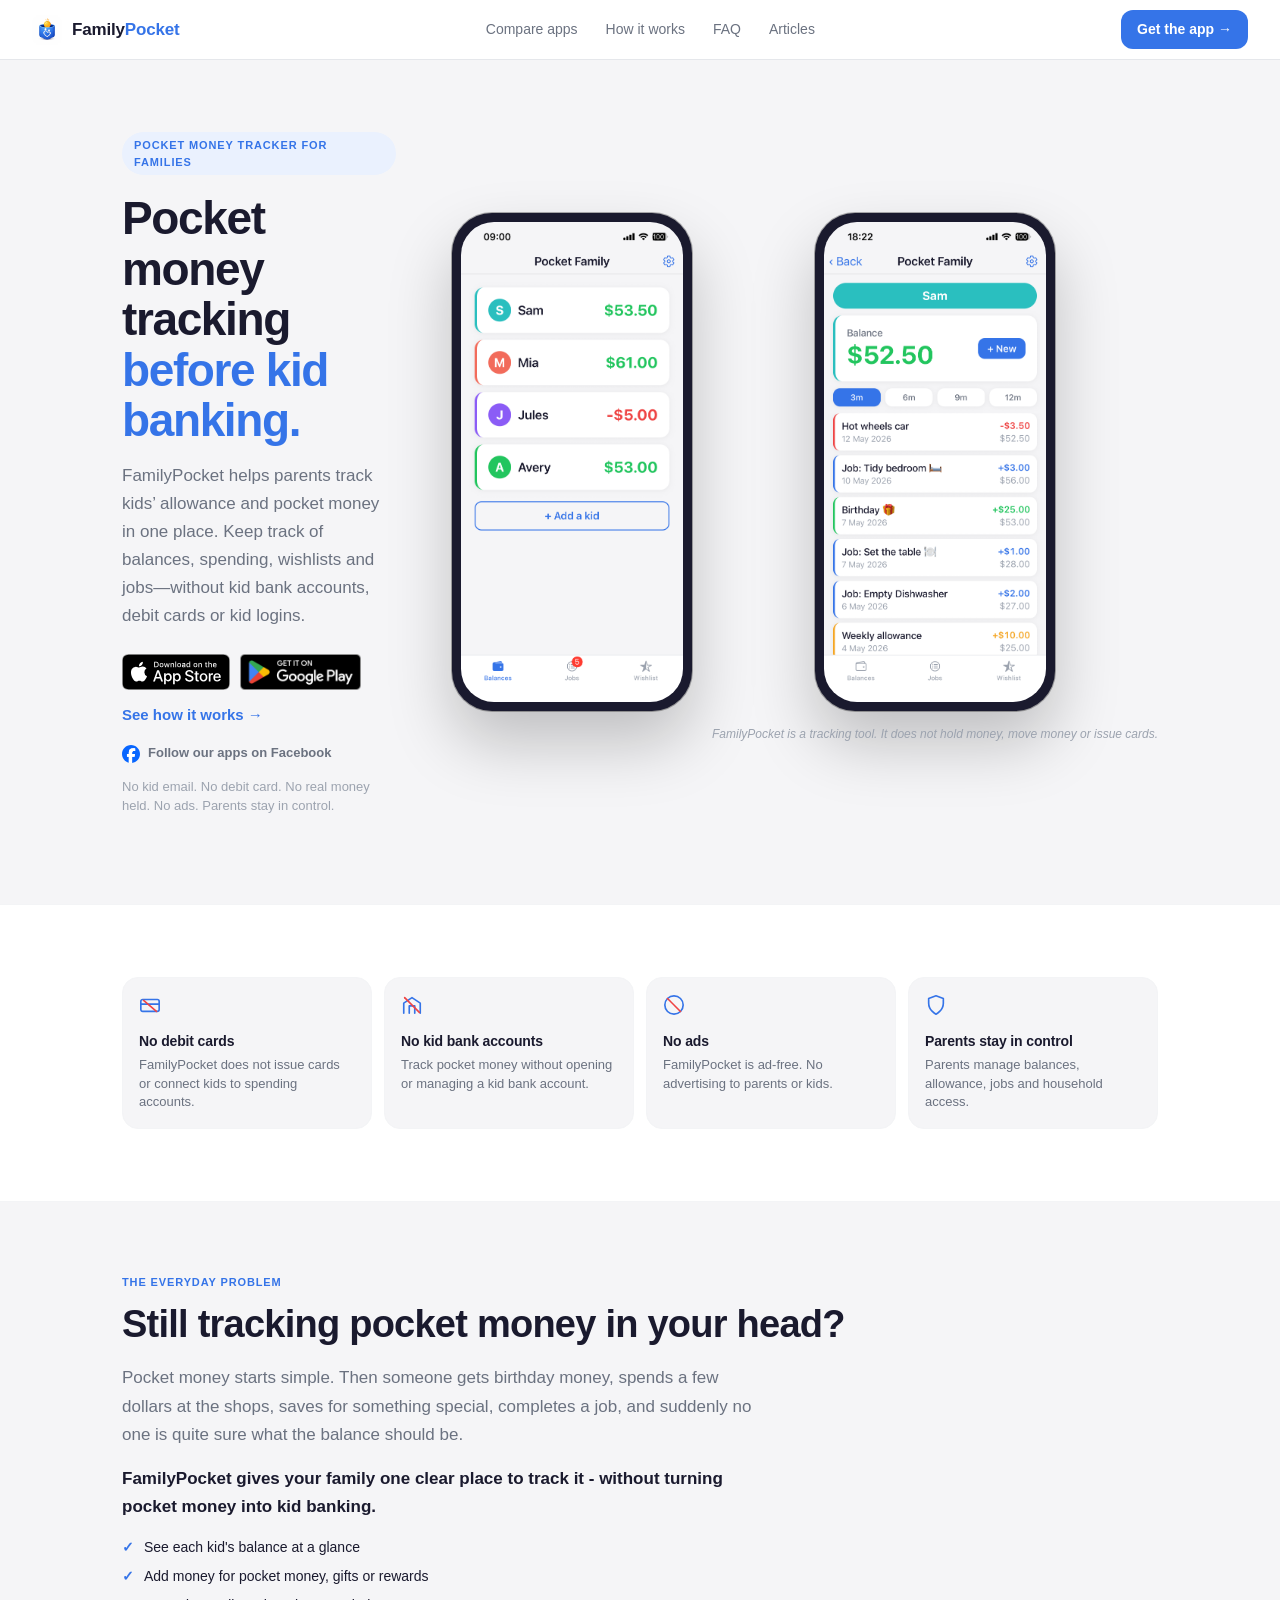
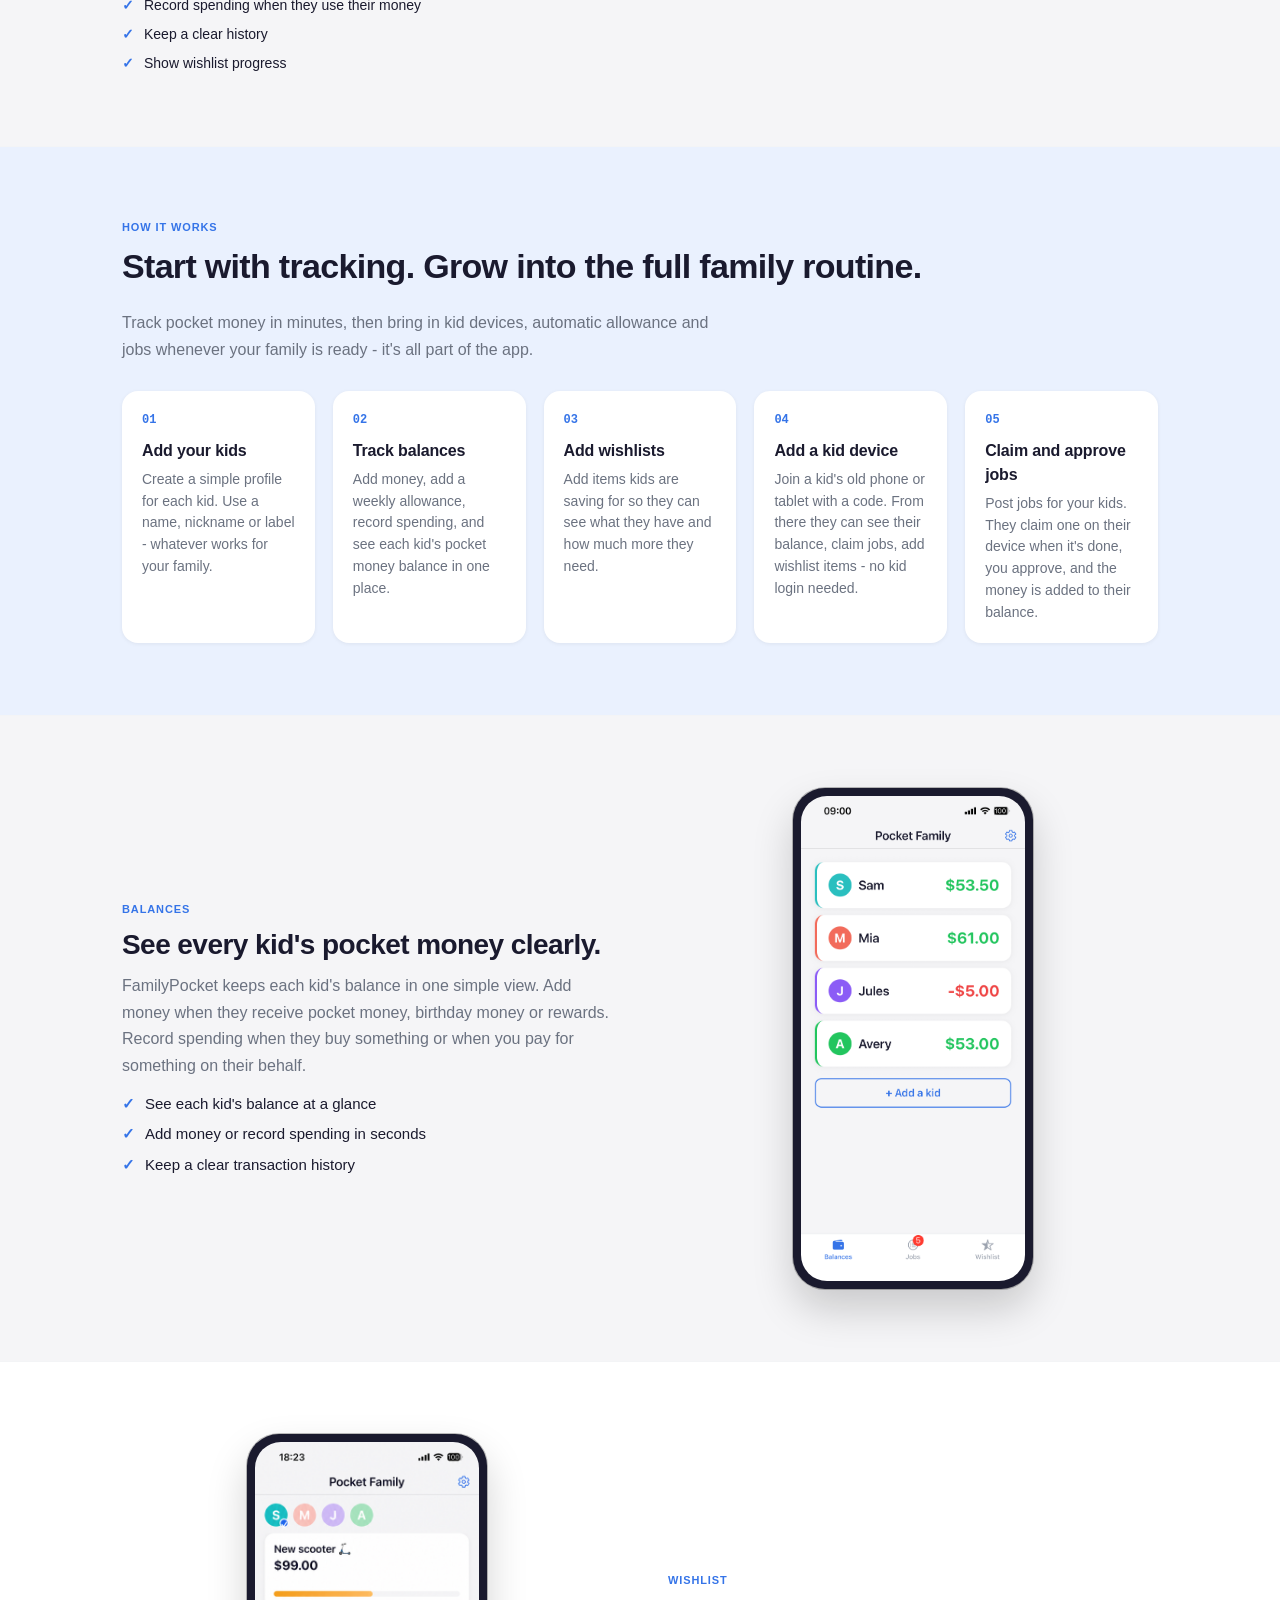
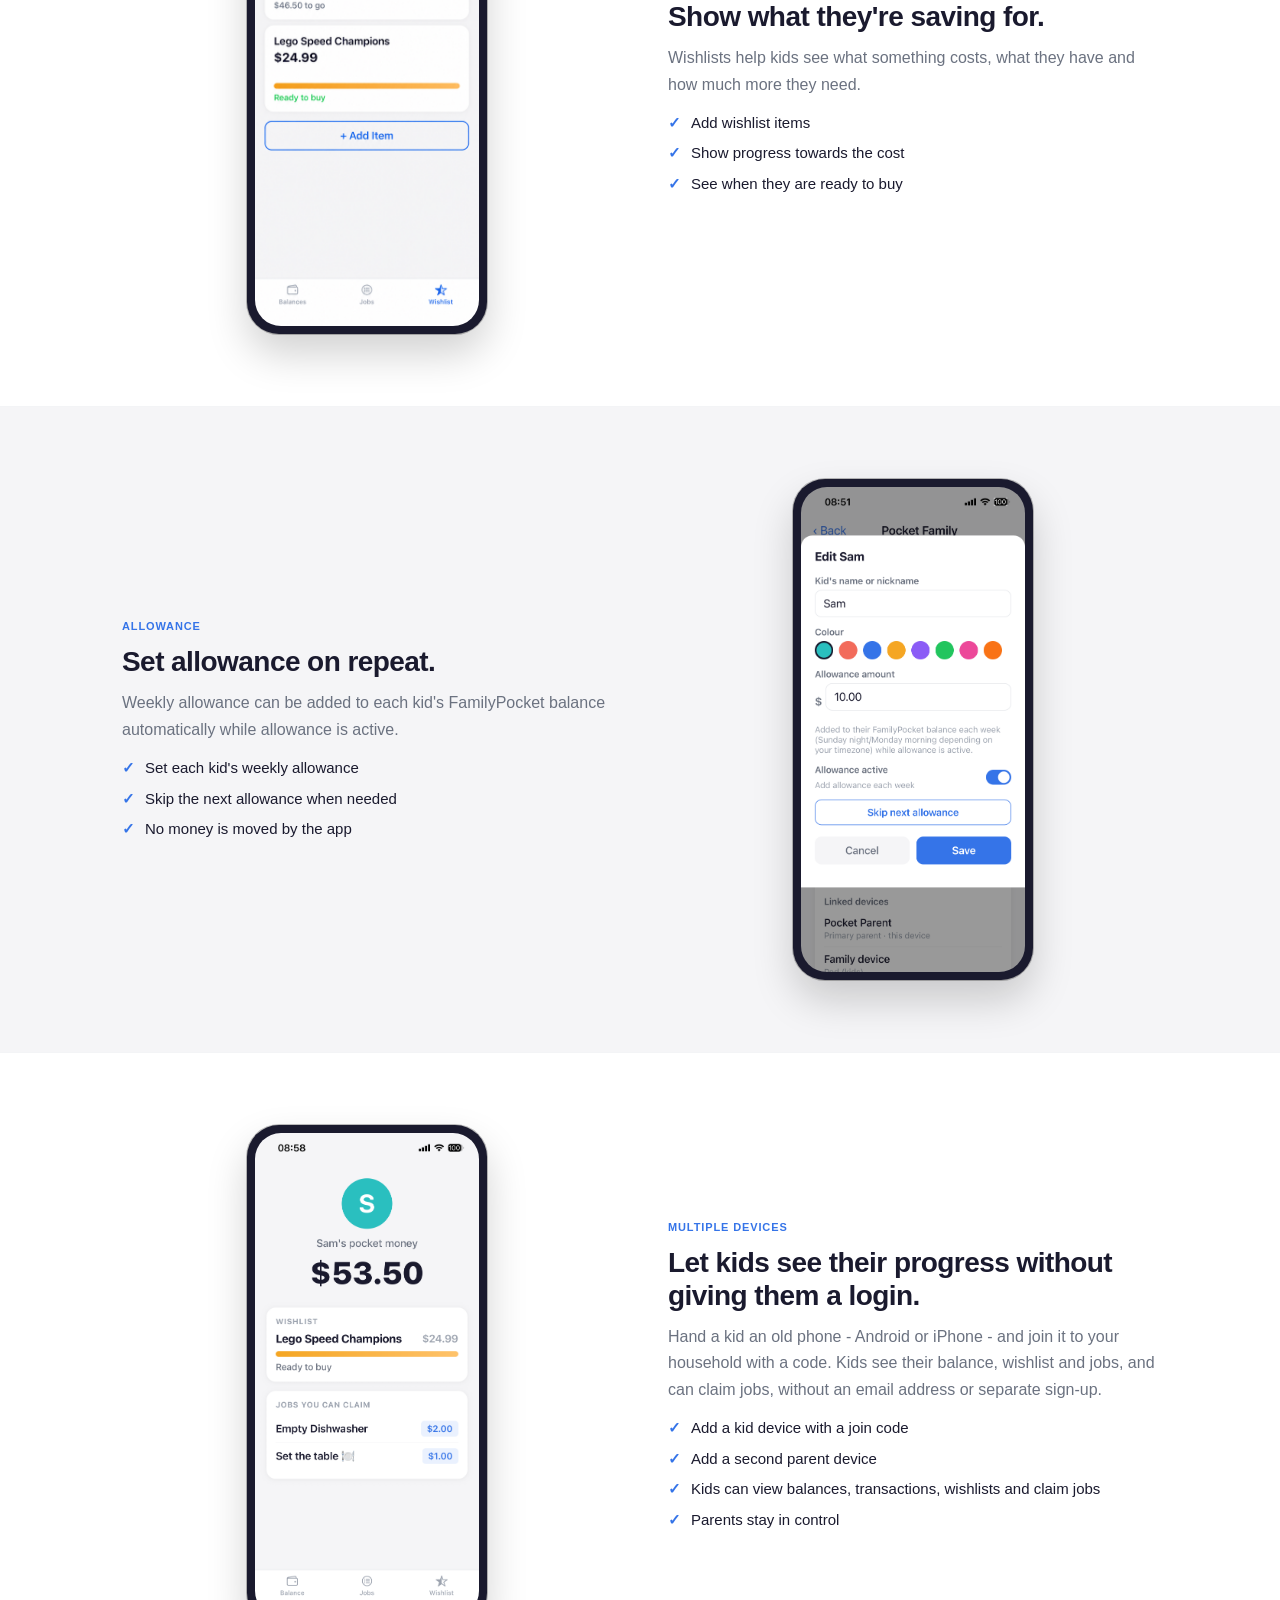
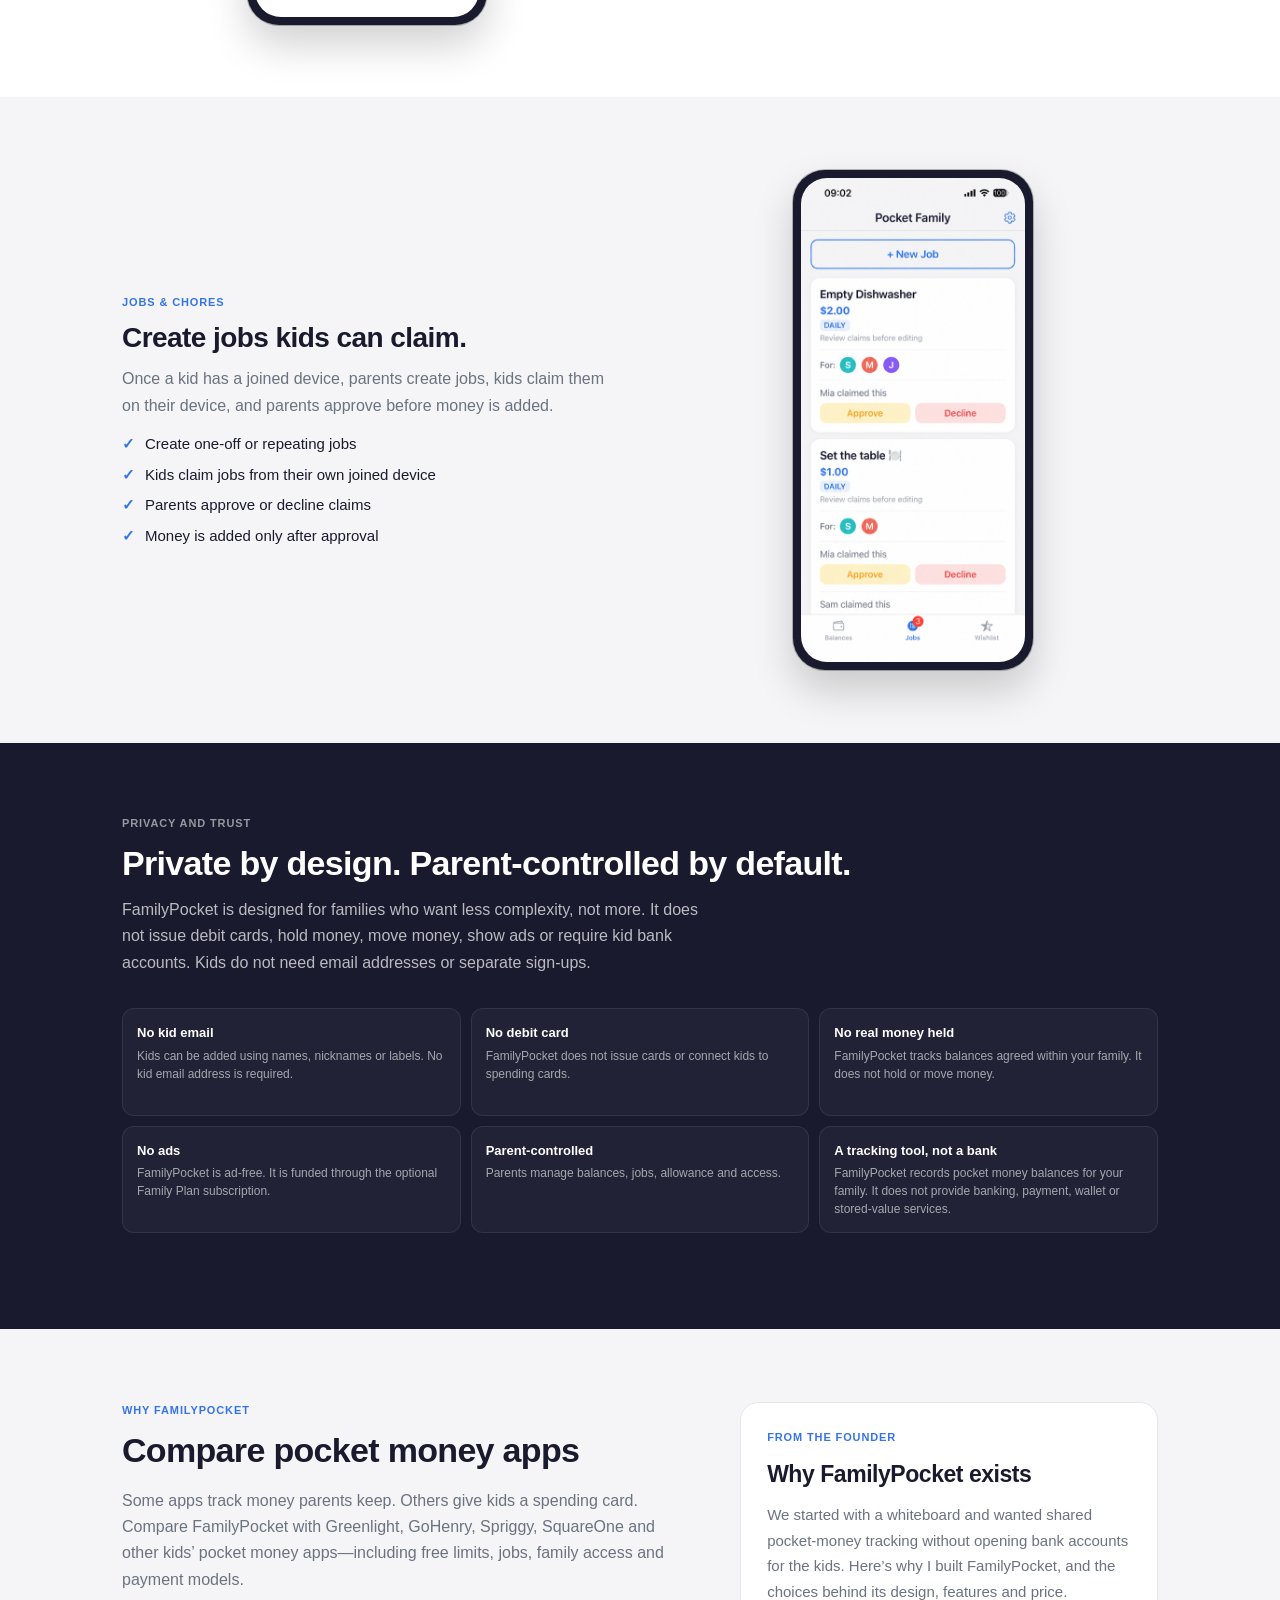
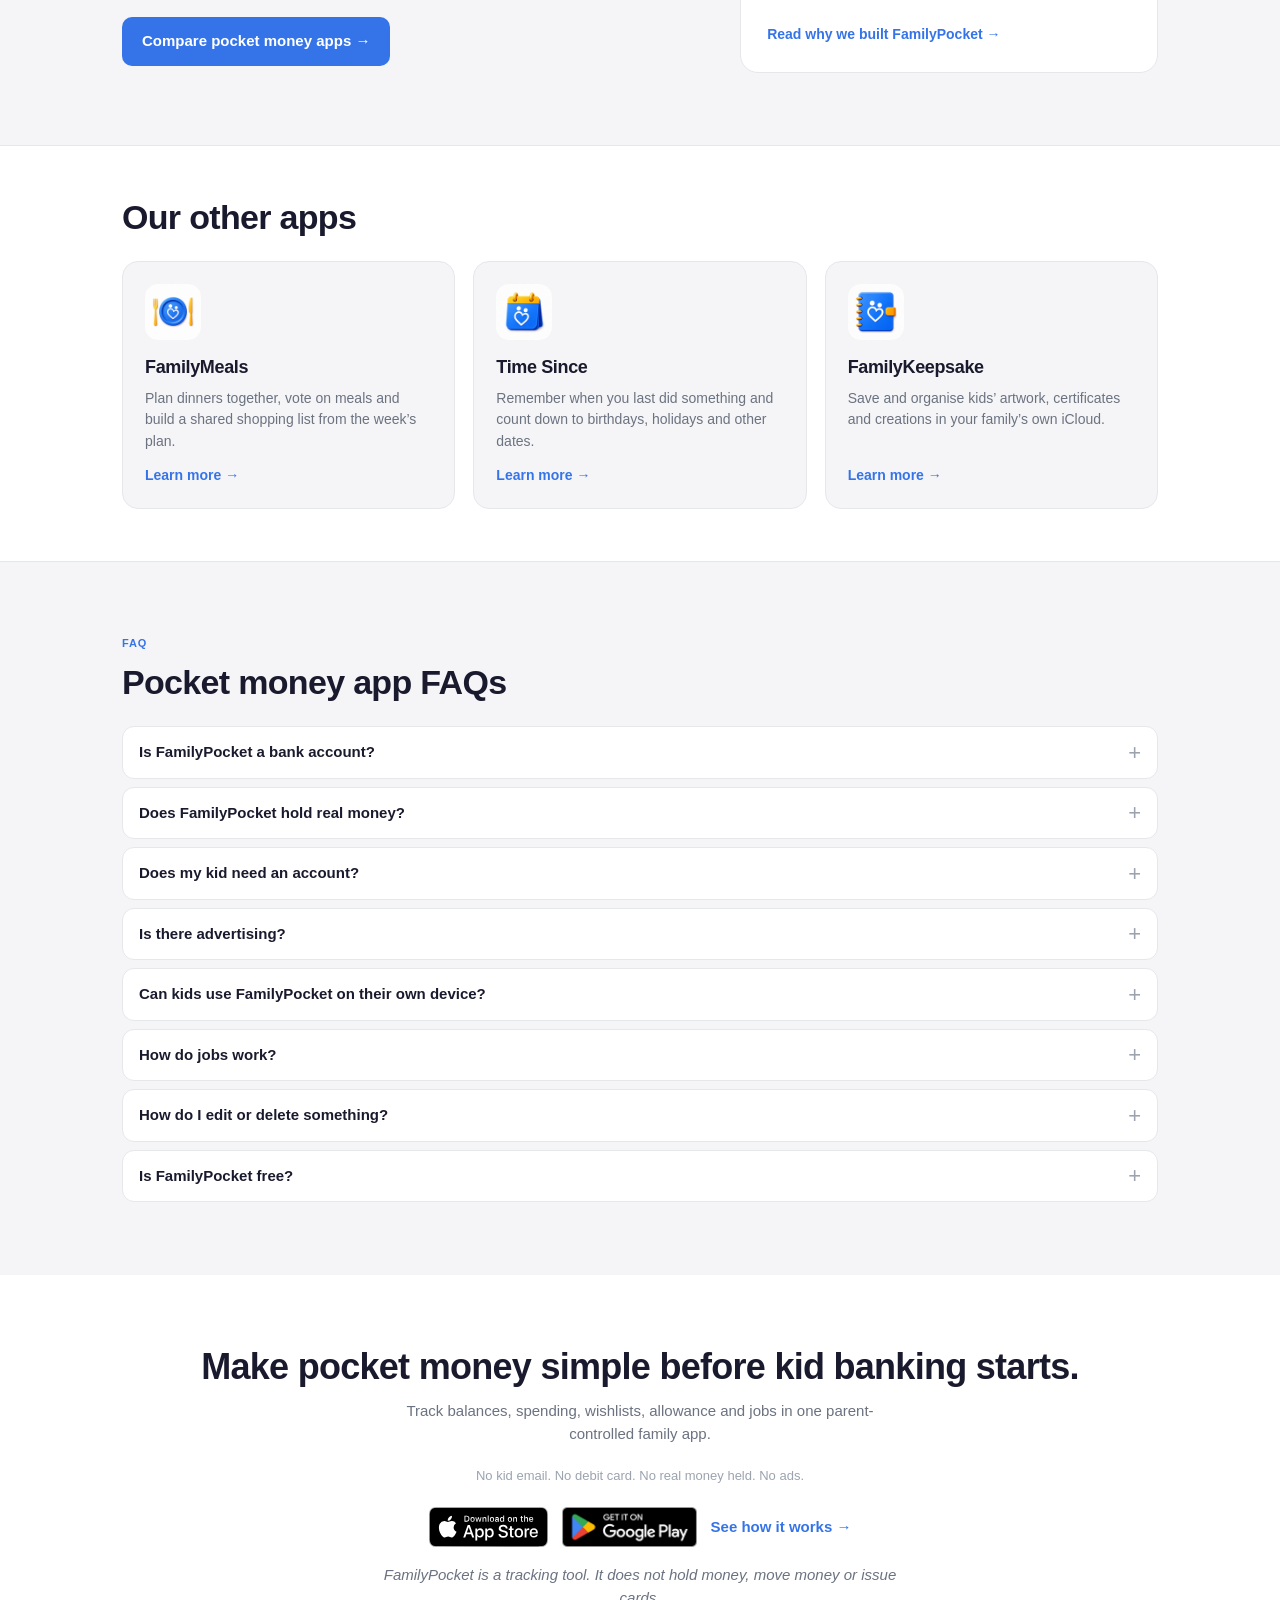
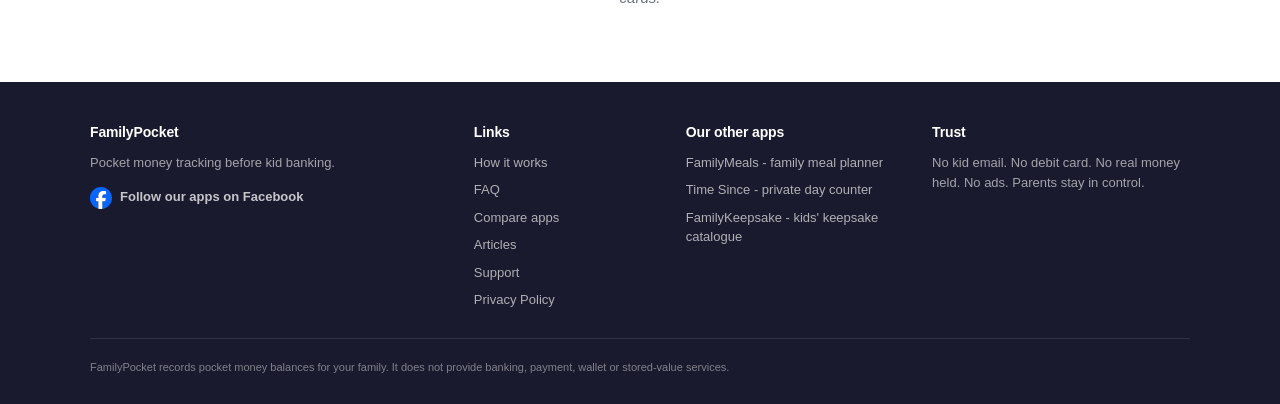
<file: index.html>
<!DOCTYPE html>
<html lang="en">
<head>
  <meta charset="UTF-8" />
  <meta name="viewport" content="width=device-width, initial-scale=1.0" />
  <title>FamilyPocket | Kids’ Allowance &amp; Pocket Money Tracker</title>
  <meta name="description" content="Track kids' pocket money balances, spending, wishlists, allowance and jobs. No kid bank accounts, debit cards, kid logins, real money held or ads." />
  <meta property="og:title" content="FamilyPocket - Pocket money tracking before kid banking" />
  <meta property="og:description" content="Track kids' pocket money balances, spending, wishlists, allowance and jobs. No kid bank accounts, debit cards or kid logins. Parents stay in control." />
  <meta property="og:type" content="website" />
  <meta property="og:image" content="https://www.familypocket.co.nz/app-icon.png" />
  <meta property="og:image:width" content="1024" />
  <meta property="og:image:height" content="1024" />
  <meta property="og:url" content="https://www.familypocket.co.nz/" />
  <meta name="twitter:card" content="summary" />
  <meta name="twitter:title" content="FamilyPocket - Pocket money tracking before kid banking" />
  <meta name="twitter:description" content="Track kids' pocket money balances, spending, wishlists, allowance and jobs. No kid bank accounts, debit cards or kid logins." />
  <meta name="twitter:image" content="https://www.familypocket.co.nz/app-icon.png" />
  <link rel="icon" href="/app-icon-small.png" />
  <link rel="canonical" href="https://www.familypocket.co.nz/" />

  <script type="application/ld+json">
  {
    "@context": "https://schema.org",
    "@graph": [
      {
        "@type": "Organization",
        "@id": "https://www.familypocket.co.nz/#organization",
        "name": "FamilyPocket",
        "url": "https://www.familypocket.co.nz/",
        "logo": "https://www.familypocket.co.nz/app-icon.png",
        "sameAs": [
          "https://apps.apple.com/app/familypocket-pocket-money/id6764750428",
          "https://play.google.com/store/apps/details?id=com.familypocket.app"
        ]
      },
      {
        "@type": "WebSite",
        "@id": "https://www.familypocket.co.nz/#website",
        "url": "https://www.familypocket.co.nz/",
        "name": "FamilyPocket",
        "publisher": { "@id": "https://www.familypocket.co.nz/#organization" }
      },
      {
        "@type": "MobileApplication",
        "@id": "https://www.familypocket.co.nz/#app",
        "name": "FamilyPocket: Pocket Money",
        "operatingSystem": "iOS, Android",
        "applicationCategory": "FinanceApplication",
        "description": "Track kids' pocket money balances, spending, wishlists, allowance and jobs. No kid bank accounts, debit cards, kid logins, real money held or ads.",
        "url": "https://www.familypocket.co.nz/",
        "publisher": { "@id": "https://www.familypocket.co.nz/#organization" },
        "offers": { "@type": "Offer", "price": "0", "priceCurrency": "NZD" }
      },
      {
        "@type": "FAQPage",
        "@id": "https://www.familypocket.co.nz/#faq",
        "mainEntity": [
          {
            "@type": "Question",
            "name": "Is FamilyPocket a bank account?",
            "acceptedAnswer": { "@type": "Answer", "text": "No. FamilyPocket is a pocket money tracker. It does not hold money, issue cards or move funds." }
          },
          {
            "@type": "Question",
            "name": "Does FamilyPocket hold real money?",
            "acceptedAnswer": { "@type": "Answer", "text": "No. FamilyPocket does not hold, store, move or manage real money. It records pocket money balances agreed within your family." }
          },
          {
            "@type": "Question",
            "name": "Does my kid need an account?",
            "acceptedAnswer": { "@type": "Answer", "text": "No. Kids do not need separate accounts, emails or sign-ups. Parents can add kids using names, nicknames or labels." }
          },
          {
            "@type": "Question",
            "name": "Is there advertising?",
            "acceptedAnswer": { "@type": "Answer", "text": "No. FamilyPocket is ad-free. It does not show ads to parents or kids." }
          },
          {
            "@type": "Question",
            "name": "Can kids use FamilyPocket on their own device?",
            "acceptedAnswer": { "@type": "Answer", "text": "Yes. Hand a kid any spare phone - Android or iPhone - and join it to your household with a code. No kid email or sign-up is needed." }
          },
          {
            "@type": "Question",
            "name": "How do jobs work?",
            "acceptedAnswer": { "@type": "Answer", "text": "Parents create jobs in the app. Once a kid has joined their own device with a code, they can claim a job when it's done - and money is only added after a parent approves. Jobs can be one-off or repeating, and you choose which kids can claim each one." }
          },
          {
            "@type": "Question",
            "name": "How do I edit or delete something?",
            "acceptedAnswer": { "@type": "Answer", "text": "Swipe left on a card to reveal its actions, then tap Edit or Delete. This works for jobs, wishlist items on parent and kid devices, and selected cards in Settings: the family name and your name can be edited, while kids can be edited or deleted. If a job has a claim waiting for review, approve or decline the claim first. You’ll still be asked to confirm before anything is deleted." }
          },
          {
            "@type": "Question",
            "name": "Is FamilyPocket free?",
            "acceptedAnswer": { "@type": "Answer", "text": "Yes - FamilyPocket is free to use, including kid devices, allowance and jobs. An optional Family Plan keeps everything running without limits for busy households." }
          }
        ]
      }
    ]
  }
  </script>

  <style>
    *, *::before, *::after { box-sizing: border-box; margin: 0; padding: 0; }

    :root {
      --navy:        #3574E8;
      --navy-light:  #EAF1FE;
      --amber:       #F5A623;
      --amber-light: #FEF3C7;
      --teal:        #2ABFBF;
      --coral:       #F26B5B;
      --success:     #22C55E;
      --danger:      #EF4444;
      --bg:          #F5F5F7;
      --card:        #FFFFFF;
      --text:        #1A1A2E;
      --text-sec:    #6B7280;
      --text-muted:  #9CA3AF;
      --border:      #E5E7EB;
      --border-lt:   #F3F4F6;
      --shadow:      0 1px 4px rgba(0,0,0,0.06);
      --shadow-md:   0 4px 16px rgba(0,0,0,0.10);
      --r-sm: 8px; --r-md: 12px; --r-lg: 16px; --r-xl: 24px; --r-full: 9999px;
    }

    html { scroll-behavior: smooth; }
    body { font-family: -apple-system, BlinkMacSystemFont, "Segoe UI", Roboto, sans-serif; background: var(--bg); color: var(--text); line-height: 1.5; -webkit-text-size-adjust: 100%; }
    a { color: inherit; text-decoration: none; }

    /* ── Nav ── */
    nav {
      position: sticky; top: 0; z-index: 100;
      background: rgba(255,255,255,0.92); backdrop-filter: blur(12px);
      border-bottom: 1px solid var(--border);
      padding: 0 20px; height: 56px;
      display: flex; align-items: center; justify-content: space-between;
    }
    .nav-brand { display: flex; align-items: center; gap: 10px; font-size: 17px; font-weight: 700; letter-spacing: -0.01em; }
    .nav-brand img { width: 30px; height: 30px; border-radius: 7px; }
    .nav-brand span b { color: var(--navy); }
    .nav-links { display: none; }
    .nav-cta {
      display: flex; align-items: center; gap: 8px;
      background: var(--navy); color: white;
      padding: 9px 16px; border-radius: var(--r-md);
      font-size: 14px; font-weight: 600;
    }
    .nav-cta svg { flex-shrink: 0; }

    /* ── Hero ── */
    .hero { max-width: 1100px; margin: 0 auto; padding: 48px 20px 52px; text-align: center; }
    .hero-tag { font-size: 11px; font-weight: 700; letter-spacing: 0.08em; color: var(--navy); background: var(--navy-light); padding: 5px 12px; border-radius: var(--r-full); display: inline-block; margin-bottom: 18px; text-transform: uppercase; }
    .hero h1 { font-size: 32px; font-weight: 800; line-height: 1.1; letter-spacing: -0.02em; margin-bottom: 16px; }
    .hero h1 em { color: var(--navy); font-style: normal; }
    .hero p { font-size: 16px; color: var(--text-sec); line-height: 1.65; margin-bottom: 24px; }
    .cta-row { display: flex; align-items: center; justify-content: center; gap: 14px; flex-wrap: wrap; margin-bottom: 18px; }
    .btn-appstore { display: inline-block; line-height: 0; }
    .btn-appstore img { height: 40px; width: auto; display: block; }
    .btn-googleplay { display: inline-block; line-height: 0; }
    .btn-googleplay img { height: 40px; width: auto; display: block; }
    .badge-row { display: flex; align-items: center; gap: 10px; flex-wrap: nowrap; }
    .hero .badge-row img { height: 36px; }
    .btn-secondary-link { font-size: 15px; font-weight: 600; color: var(--navy); }
    .hero-facebook { display: inline-flex; align-items: center; gap: 8px; margin-bottom: 14px; color: var(--text-sec); font-size: 13px; font-weight: 600; line-height: 1.3; }
    .hero-facebook:hover { color: var(--navy); }
    .hero-facebook img { width: 18px; height: 18px; flex: 0 0 auto; }
    .trust-line { font-size: 13px; color: var(--text-muted); line-height: 1.5; max-width: 320px; margin: 0 auto 8px; }
    .product-clarify { font-size: 12px; color: var(--text-muted); line-height: 1.5; max-width: 360px; margin: 0 auto; font-style: italic; }
    .hero-phone { display: flex; flex-direction: column; align-items: center; gap: 24px; margin-top: 40px; }
    .hero-phone-col { display: flex; flex-direction: column; align-items: center; gap: 14px; }
    .hero-phone-clarify { max-width: 240px; text-align: center; }
    .tx-phone { display: block; }

    /* ── Phone shell ── */
    .phone {
      width: 240px; background: #1A1A2E; border-radius: 40px;
      padding: 9px;
      box-shadow: 0 32px 64px rgba(0,0,0,0.22), 0 0 0 1px rgba(0,0,0,0.3);
    }
    .phone-inner {
      background: var(--bg); border-radius: 33px; overflow: hidden;
      height: 500px; display: flex; flex-direction: column;
    }
    .phone-notch { height: 26px; background: #1A1A2E; display: flex; align-items: center; justify-content: center; }
    .phone-notch-pill { width: 80px; height: 9px; background: #0d0d1a; border-radius: 999px; }
    .phone-photo { display: block; width: 100%; border-radius: 33px; }
    .mini-photo { display: block; width: 100%; border-radius: 26px; }

    /* ── Phone UI ── */
    .p-status { display: flex; justify-content: space-between; align-items: center; padding: 6px 14px 0; font-size: 11px; font-weight: 600; color: var(--text); }
    .p-status-icons { display: flex; gap: 5px; align-items: center; }
    .p-header { display: flex; align-items: center; justify-content: space-between; padding: 10px 14px 8px; background: var(--bg); border-bottom: 1px solid var(--border-lt); }
    .p-header-title { font-size: 16px; font-weight: 600; color: var(--text); }
    .p-body { flex: 1; overflow: hidden; padding: 14px 12px 8px; display: flex; flex-direction: column; text-align: left; }
    .p-card {
      background: white; border-radius: 14px; border-left-width: 4px; border-left-style: solid;
      padding: 12px; margin-bottom: 9px;
      display: flex; align-items: center; justify-content: space-between;
      box-shadow: var(--shadow);
    }
    .p-card-left { display: flex; align-items: center; gap: 10px; }
    .p-avatar { width: 34px; height: 34px; border-radius: 50%; display: flex; align-items: center; justify-content: center; font-size: 14px; font-weight: 700; color: white; flex-shrink: 0; }
    .p-name { font-size: 14px; font-weight: 600; color: var(--text); }
    .p-balance { font-size: 16px; font-weight: 700; font-variant-numeric: tabular-nums; }
    .p-add-btn { border: 1.5px solid var(--navy); border-radius: var(--r-md); padding: 9px; text-align: center; font-size: 12px; font-weight: 600; color: var(--navy); margin-top: 2px; background: transparent; }
    .p-tabbar { display: flex; background: white; border-top: 1px solid var(--border); padding: 5px 0 2px; flex-shrink: 0; }
    .p-tab { flex: 1; display: flex; flex-direction: column; align-items: center; gap: 2px; padding: 3px 0; }
    .p-tab-label { font-size: 10px; font-weight: 500; color: var(--text-muted); }
    .p-tab.active .p-tab-label { color: var(--navy); font-weight: 600; }

    /* ── Section common ── */
    section { border-top: 1px solid var(--border-lt); }
    .section-inner { max-width: 1100px; margin: 0 auto; padding: 52px 20px; }
    .section-tag { font-size: 11px; font-weight: 700; letter-spacing: 0.08em; color: var(--navy); text-transform: uppercase; margin-bottom: 12px; }
    .section-h2 { font-size: 26px; font-weight: 800; letter-spacing: -0.02em; line-height: 1.15; margin-bottom: 20px; }
    .section-lede { font-size: 16px; color: var(--text-sec); line-height: 1.65; max-width: 620px; }

    /* ── Trust strip ── */
    .trust-strip { background: white; }
    .trust-strip-grid { display: grid; grid-template-columns: 1fr 1fr; gap: 12px; }
    .trust-strip-card { background: var(--bg); border: 1px solid var(--border-lt); border-radius: var(--r-lg); padding: 16px; }
    .trust-strip-card svg { width: 22px; height: 22px; color: var(--navy); margin-bottom: 8px; }
    .trust-strip-card h3 { font-size: 14px; font-weight: 700; margin-bottom: 4px; letter-spacing: -0.01em; }
    .trust-strip-card p { font-size: 13px; color: var(--text-sec); line-height: 1.45; }

    /* ── Problem ── */
    .problem { background: var(--bg); }
    .problem .section-h2 { margin-bottom: 16px; }
    .problem p { font-size: 16px; color: var(--text-sec); line-height: 1.65; margin-bottom: 16px; max-width: 640px; }
    .problem p.bold { font-weight: 600; color: var(--text); }
    .problem ul { list-style: none; margin-top: 8px; display: flex; flex-direction: column; gap: 8px; max-width: 640px; }
    .problem ul li { display: flex; gap: 10px; align-items: flex-start; font-size: 14px; color: var(--text); }
    .problem ul li .check { color: var(--navy); font-weight: 700; flex-shrink: 0; }

    /* ── How it works ── */
    .how { background: var(--navy-light); }
    .steps { display: grid; grid-template-columns: 1fr; gap: 14px; }
    .step { background: white; border-radius: var(--r-lg); padding: 20px; box-shadow: var(--shadow); }
    .step-n { font-family: ui-monospace, monospace; font-size: 12px; font-weight: 700; color: var(--navy); margin-bottom: 10px; }
    .step h3 { font-size: 16px; font-weight: 700; margin-bottom: 6px; letter-spacing: -0.01em; }
    .step p { font-size: 14px; color: var(--text-sec); line-height: 1.55; }

    /* ── Feature sections ── */
    .feature-sec { background: white; }
    .feature-sec.alt { background: var(--bg); }
    .feature-row { display: flex; flex-direction: column; gap: 28px; align-items: center; }
    .feature-text { width: 100%; }
    .feature-badge { display: inline-flex; align-items: center; gap: 6px; font-size: 11px; font-weight: 700; letter-spacing: 0.06em; text-transform: uppercase; color: var(--amber); background: var(--amber-light); padding: 5px 10px; border-radius: var(--r-full); margin-bottom: 12px; }
    .feature-eyebrow { font-size: 11px; font-weight: 700; letter-spacing: 0.08em; color: var(--navy); text-transform: uppercase; margin-bottom: 12px; }
    .feature-text h2 { font-size: 24px; font-weight: 800; letter-spacing: -0.02em; line-height: 1.15; margin-bottom: 12px; }
    .feature-text p { font-size: 15px; color: var(--text-sec); line-height: 1.65; margin-bottom: 14px; max-width: 540px; }
    .feature-text ul { list-style: none; display: flex; flex-direction: column; gap: 8px; }
    .feature-text ul li { display: flex; gap: 10px; align-items: flex-start; font-size: 14px; color: var(--text); }
    .feature-text ul li .check { color: var(--navy); flex-shrink: 0; }
    .feature-visual { display: flex; justify-content: center; align-items: center; }

    /* ── Mini phone (used in feature sections) ── */
    .mini-phone { background: #1A1A2E; border-radius: 32px; padding: 8px; box-shadow: 0 20px 40px rgba(0,0,0,0.18), 0 0 0 1px rgba(0,0,0,0.25); width: 220px; margin: 0 auto; }
    .mini-inner { background: var(--bg); border-radius: 26px; overflow: hidden; height: 420px; display: flex; flex-direction: column; }
    .mini-notch { height: 20px; background: #1A1A2E; display: flex; align-items: center; justify-content: center; }
    .mini-notch-pill { width: 60px; height: 7px; background: #0d0d1a; border-radius: 999px; }
    .mini-header { display: flex; align-items: center; justify-content: space-between; padding: 9px 12px 7px; background: var(--bg); border-bottom: 1px solid var(--border-lt); font-size: 13px; font-weight: 600; color: var(--text); }
    .mini-body { padding: 10px; display: flex; flex-direction: column; gap: 7px; flex: 1; overflow: hidden; }
    .mini-card { background: white; border-radius: 10px; border-left: 3px solid var(--navy); padding: 9px 10px; box-shadow: var(--shadow); }
    .mini-card-row { display: flex; align-items: center; justify-content: space-between; }
    .mini-label { font-size: 12px; font-weight: 600; color: var(--text); }
    .mini-sub { font-size: 10px; color: var(--text-muted); margin-top: 2px; }
    .mini-amount { font-size: 12px; font-weight: 700; color: var(--navy); font-variant-numeric: tabular-nums; }
    .mini-pill { font-size: 10px; font-weight: 600; padding: 3px 8px; border-radius: var(--r-full); }
    .mini-btn-sm { font-size: 10px; font-weight: 700; padding: 6px 10px; border-radius: var(--r-md); border: none; cursor: default; }

    /* ── Screenshot placeholder slots ── */
    .slot-inner { align-items: center; justify-content: center; }
    .slot-label { padding: 24px; text-align: center; color: var(--text-muted); display: flex; flex-direction: column; align-items: center; gap: 10px; }
    .slot-label svg { width: 28px; height: 28px; color: var(--text-muted); opacity: 0.6; }
    .slot-label strong { display: block; font-size: 13px; color: var(--text-sec); font-weight: 600; line-height: 1.3; max-width: 160px; }
    .slot-label .slot-path { font-size: 10px; font-family: ui-monospace, monospace; color: var(--text-muted); opacity: 0.7; margin-top: 4px; }

    /* ── Privacy (dark) ── */
    .privacy { background: var(--text); color: white; }
    .privacy .section-tag { color: rgba(255,255,255,0.55); }
    .privacy .section-h2 { color: white; margin-bottom: 14px; }
    .privacy .section-lede { color: rgba(255,255,255,0.7); margin-bottom: 32px; max-width: 580px; }
    .privacy-grid { display: grid; grid-template-columns: 1fr 1fr; gap: 10px; grid-auto-rows: 1fr; margin-bottom: 24px; }
    .privacy-card { background: rgba(255,255,255,0.04); border: 1px solid rgba(255,255,255,0.08); border-radius: var(--r-md); padding: 14px; height: 100%; }
    .privacy-card h4 { font-size: 13px; font-weight: 700; margin-bottom: 4px; }
    .privacy-card p { font-size: 12px; color: rgba(255,255,255,0.6); line-height: 1.5; }
    .clarify-box { background: rgba(53,116,232,0.12); border: 1px solid rgba(53,116,232,0.35); border-radius: var(--r-lg); padding: 18px 20px; margin-top: 8px; }
    .clarify-box h4 { font-size: 14px; font-weight: 700; color: white; margin-bottom: 6px; }
    .clarify-box p { font-size: 13px; color: rgba(255,255,255,0.75); line-height: 1.55; }

    /* ── Comparison ── */
    .compare { background: var(--bg); }
    .compare-table { background: white; border-radius: var(--r-lg); overflow: hidden; border: 1px solid var(--border); margin-top: 8px; }
    .compare-row { display: grid; grid-template-columns: 1fr 1fr; }
    .compare-row + .compare-row { border-top: 1px solid var(--border-lt); }
    .compare-row > div { padding: 14px 16px; font-size: 14px; }
    .compare-row > div + div { border-left: 1px solid var(--border-lt); }
    .compare-row.head > div { font-weight: 700; font-size: 13px; background: var(--navy-light); color: var(--navy); letter-spacing: 0.02em; }
    .compare-row.head > div + div { background: var(--bg); color: var(--text-sec); }
    .compare-row .col-fp { color: var(--text); font-weight: 500; }
    .compare-row .col-other { color: var(--text-sec); }
    .compare-close { font-size: 14px; color: var(--text-sec); line-height: 1.6; margin-top: 16px; max-width: 600px; }

    /* ── Shared check icon ── */
    .check { color: var(--success); font-weight: 700; flex-shrink: 0; }

    /* ── Our other apps ── */
    .other-apps { background: var(--card); border-block: 1px solid var(--border); scroll-margin-top: 60px; }
    .other-apps-inner { max-width: 1100px; margin: 0 auto; padding: 44px 20px; }
    .other-apps h2 { margin-bottom: 24px; }
    .other-apps-grid { display: grid; grid-template-columns: minmax(0, 1fr); gap: 12px; list-style: none; }
    .other-apps-grid > li { min-width: 0; }
    .other-app-card { display: flex; align-items: flex-start; gap: 14px; height: 100%; padding: 18px; background: var(--bg); border: 1px solid var(--border); border-radius: var(--r-lg); color: var(--text); text-decoration: none; }
    .other-app-card:hover { border-color: var(--navy); }
    .other-app-card:focus-visible { outline: 3px solid var(--navy); outline-offset: 3px; }
    .other-app-card img { width: 48px; height: 48px; flex: 0 0 auto; border-radius: 11px; }
    .other-app-copy { display: flex; flex-direction: column; flex: 1; min-width: 0; }
    .other-app-copy h3 { font-size: 18px; font-weight: 700; line-height: 1.3; letter-spacing: -0.02em; margin-bottom: 8px; }
    .other-app-copy p { font-size: 14px; line-height: 1.55; color: var(--text-sec); margin-bottom: 12px; }
    .other-app-link { font-size: 14px; font-weight: 600; color: var(--navy); margin-top: auto; }
    .other-app-card:hover .other-app-link { text-decoration: underline; text-underline-offset: 3px; }
    @media (min-width: 768px) {
      .other-apps-inner { padding: 52px 32px; }
      .other-apps-grid { grid-template-columns: repeat(3, minmax(0, 1fr)); gap: 18px; }
      .other-app-card { flex-direction: column; gap: 16px; padding: 22px; }
      .other-app-card img { width: 56px; height: 56px; border-radius: 13px; }
    }

    /* ── FAQ ── */
    .faq { background: var(--bg); }
    .faq-list { display: flex; flex-direction: column; gap: 8px; }
    .faq-list details { background: white; border: 1px solid var(--border); border-radius: var(--r-md); padding: 14px 16px; }
    .faq-list details[open] { border-color: var(--navy); }
    .faq-list summary { font-size: 15px; font-weight: 600; color: var(--text); cursor: pointer; list-style: none; display: flex; justify-content: space-between; align-items: center; gap: 12px; }
    .faq-list summary::-webkit-details-marker { display: none; }
    .faq-list summary::after { content: "+"; font-size: 22px; font-weight: 400; color: var(--text-muted); flex-shrink: 0; line-height: 1; }
    .faq-list details[open] summary::after { content: "−"; color: var(--navy); }
    .faq-list details p { font-size: 14px; color: var(--text-sec); line-height: 1.6; margin-top: 10px; }

    /* ── Footer CTA ── */
    .footer-cta { background: white; text-align: center; }
    .footer-cta h2 { font-size: 26px; font-weight: 800; letter-spacing: -0.02em; line-height: 1.1; margin-bottom: 12px; }
    .footer-cta p { font-size: 15px; color: var(--text-sec); margin: 0 auto 20px; line-height: 1.55; max-width: 520px; }
    .footer-cta .trust-line { margin-bottom: 22px; }
    .footer-cta .cta-row { margin-bottom: 12px; }

    /* ── Footer ── */
    footer { background: var(--text); color: rgba(255,255,255,0.6); padding: 40px 20px 28px; font-size: 13px; }
    .footer-grid { max-width: 1100px; margin: 0 auto; display: grid; grid-template-columns: 1fr; gap: 28px; }
    .footer-col h5 { font-size: 14px; font-weight: 700; color: white; margin-bottom: 10px; letter-spacing: -0.01em; }
    .footer-col p { line-height: 1.55; }
    .footer-col ul { list-style: none; display: flex; flex-direction: column; gap: 8px; }
    .footer-col ul a { color: rgba(255,255,255,0.65); }
    .footer-col ul a:hover { color: white; }
    .footer-facebook { display: inline-flex; align-items: center; gap: 8px; margin-top: 14px; color: rgba(255,255,255,0.75); font-weight: 600; line-height: 1.3; }
    .footer-facebook:hover { color: white; }
    .footer-facebook img { width: 22px; height: 22px; flex: 0 0 auto; }
    .footer-legal { max-width: 1100px; margin: 28px auto 0; padding-top: 20px; border-top: 1px solid rgba(255,255,255,0.1); font-size: 11px; color: rgba(255,255,255,0.45); line-height: 1.55; }

    /* ── Tablet: 600px+ ── */
    @media (min-width: 600px) {
      .trust-strip-grid { grid-template-columns: repeat(4, 1fr); }
      .steps { grid-template-columns: 1fr 1fr; }
      .privacy-grid { grid-template-columns: repeat(3, 1fr); }
      .footer-grid { grid-template-columns: 2fr 1fr 1.2fr 1.5fr; gap: 40px; }
      .section-h2 { font-size: 30px; }
      .hero h1 { font-size: 38px; }
    }

    /* ── Desktop: 900px+ ── */
    @media (min-width: 900px) {
      nav { padding: 0 32px; height: 60px; }
      .nav-links { display: flex; gap: 28px; font-size: 14px; font-weight: 500; color: var(--text-sec); }
      .nav-links a:hover { color: var(--text); }

      .hero { padding: 72px 32px 80px; display: grid; grid-template-columns: 1fr auto; gap: 56px; align-items: center; text-align: left; }
      .hero > div:first-child { max-width: 560px; }
      .hero h1 { font-size: 46px; letter-spacing: -0.03em; }
      .hero p { font-size: 17px; }
      .cta-row { justify-content: flex-start; }
      .trust-line { margin: 0 0 8px; max-width: none; }
      .product-clarify { margin: 0; max-width: 540px; }
      .hero-phone { flex-direction: row; gap: 20px; align-items: flex-start; justify-content: flex-start; margin-top: 0; }
      .phone { width: 240px; flex-shrink: 0; }
      .phone-inner { height: 480px; }

      .section-inner { padding: 72px 32px; }
      .section-h2 { font-size: 34px; margin-bottom: 24px; }
      .problem .section-h2 { font-size: 38px; margin-bottom: 18px; }
      .problem p { font-size: 17px; }

      .steps { grid-template-columns: repeat(5, 1fr); gap: 18px; }

      .feature-row { display: grid; grid-template-columns: 1fr 1fr; gap: 56px; align-items: center; }
      .feature-row.flip { direction: rtl; }
      .feature-row.flip > * { direction: ltr; }
      .feature-text h2 { font-size: 28px; }
      .feature-text p { font-size: 16px; }
      .feature-text ul li { font-size: 15px; }

      .mini-phone { width: 240px; }
      .mini-inner { height: 460px; }

      .footer-cta h2 { font-size: 36px; }
    }
  </style>
  <link rel="stylesheet" href="/comparison-links.css" />
</head>
<body>

<!-- ════════════════════════════════════════════════════════════ -->
<!-- 1. NAV                                                       -->
<!-- ════════════════════════════════════════════════════════════ -->
<nav>
  <div class="nav-brand">
    <img src="/app-icon-small.png" alt="FamilyPocket icon" />
    <span>Family<b>Pocket</b></span>
  </div>
  <div class="nav-links">
      <a href="/articles/compare-pocket-money-apps/">Compare apps</a>
    <a href="#how">How it works</a>
    <a href="#faq">FAQ</a>
    <a href="/articles/">Articles</a>
  </div>
  <a href="#" class="nav-cta">Get the app →</a>
</nav>

<!-- ════════════════════════════════════════════════════════════ -->
<!-- 2. HERO                                                      -->
<!-- ════════════════════════════════════════════════════════════ -->
<div class="hero">
  <div>
    <div class="hero-tag">Pocket money tracker for families</div>
    <h1>Pocket money tracking <em>before kid banking.</em></h1>
    <p>FamilyPocket helps parents track kids’ allowance and pocket money in one place. Keep track of balances, spending, wishlists and jobs—without kid bank accounts, debit cards or kid logins.</p>
    <div class="cta-row">
      <div class="badge-row">
        <a href="https://apps.apple.com/app/familypocket-pocket-money/id6764750428" class="btn-appstore">
          <img src="/images/app-store-badge.svg" alt="Download on the App Store" height="36">
        </a>
        <a href="https://play.google.com/store/apps/details?id=com.familypocket.app" class="btn-googleplay">
          <img src="/images/google-play-badge.png" alt="Get it on Google Play" height="36">
        </a>
      </div>
      <a href="#how" class="btn-secondary-link">See how it works →</a>
    </div>
    <a class="hero-facebook" href="https://www.facebook.com/profile.php?id=61593134020857" target="_blank" rel="noopener noreferrer">
      <img src="/facebook-icon.svg" alt="" />
      <span>Follow our apps on Facebook</span>
    </a>
    <div class="trust-line">No kid email. No debit card. No real money held. No ads. Parents stay in control.</div>
  </div>

  <div class="hero-phone">
    <!-- Phone 1: Family balances screen ─────────────────────────── -->
    <div class="phone">
      <img class="phone-photo" src="/screenshots/family-balances.png" alt="FamilyPocket - every kid's balance in one view" />
    </div>

    <!-- Phone 2: Child balance / history screen ─────────────────── -->
    <div class="hero-phone-col">
      <div class="phone tx-phone">
        <img class="phone-photo" src="/screenshots/child-balance-history.png" alt="A kid's balance with recent pocket money history" />
      </div>
      <div class="product-clarify hero-phone-clarify">FamilyPocket is a tracking tool. It does not hold money, move money or issue cards.</div>
    </div>
  </div>
</div>

<!-- ════════════════════════════════════════════════════════════ -->
<!-- 3. TRUST STRIP                                               -->
<!-- ════════════════════════════════════════════════════════════ -->
<section class="trust-strip">
  <div class="section-inner">
    <div class="trust-strip-grid">
      <div class="trust-strip-card">
        <svg viewBox="0 0 24 24" fill="none" stroke="currentColor" stroke-width="1.8" stroke-linecap="round" stroke-linejoin="round"><rect x="2" y="6" width="20" height="13" rx="2"/><path d="M2 11h20"/><path d="M5 7l14 12" stroke="#EF4444"/></svg>
        <h3>No debit cards</h3>
        <p>FamilyPocket does not issue cards or connect kids to spending accounts.</p>
      </div>
      <div class="trust-strip-card">
        <svg viewBox="0 0 24 24" fill="none" stroke="currentColor" stroke-width="1.8" stroke-linecap="round" stroke-linejoin="round"><path d="M3 21V10l9-6 9 6v11"/><path d="M9 21V13h6v8"/><path d="M4 4l16 16" stroke="#EF4444"/></svg>
        <h3>No kid bank accounts</h3>
        <p>Track pocket money without opening or managing a kid bank account.</p>
      </div>
      <div class="trust-strip-card">
        <svg viewBox="0 0 24 24" fill="none" stroke="currentColor" stroke-width="1.8" stroke-linecap="round" stroke-linejoin="round"><circle cx="12" cy="12" r="10"/><path d="M4.93 4.93l14.14 14.14" stroke="#EF4444"/></svg>
        <h3>No ads</h3>
        <p>FamilyPocket is ad-free. No advertising to parents or kids.</p>
      </div>
      <div class="trust-strip-card">
        <svg viewBox="0 0 24 24" fill="none" stroke="currentColor" stroke-width="1.8" stroke-linecap="round" stroke-linejoin="round"><path d="M12 22s8-4 8-12V5l-8-3-8 3v5c0 8 8 12 8 12z"/></svg>
        <h3>Parents stay in control</h3>
        <p>Parents manage balances, allowance, jobs and household access.</p>
      </div>
    </div>
  </div>
</section>

<!-- ════════════════════════════════════════════════════════════ -->
<!-- 4. PROBLEM                                                   -->
<!-- ════════════════════════════════════════════════════════════ -->
<section class="problem" id="problem">
  <div class="section-inner">
    <div class="section-tag">The everyday problem</div>
    <h2 class="section-h2">Still tracking pocket money in your head?</h2>
    <p>Pocket money starts simple. Then someone gets birthday money, spends a few dollars at the shops, saves for something special, completes a job, and suddenly no one is quite sure what the balance should be.</p>
    <p class="bold">FamilyPocket gives your family one clear place to track it - without turning pocket money into kid banking.</p>
    <ul>
      <li><span class="check">✓</span> See each kid's balance at a glance</li>
      <li><span class="check">✓</span> Add money for pocket money, gifts or rewards</li>
      <li><span class="check">✓</span> Record spending when they use their money</li>
      <li><span class="check">✓</span> Keep a clear history</li>
      <li><span class="check">✓</span> Show wishlist progress</li>
    </ul>
  </div>
</section>

<!-- ════════════════════════════════════════════════════════════ -->
<!-- 5. HOW IT WORKS                                              -->
<!-- ════════════════════════════════════════════════════════════ -->
<section class="how" id="how">
  <div class="section-inner">
    <div class="section-tag">How it works</div>
    <h2 class="section-h2">Start with tracking. Grow into the full family routine.</h2>
    <p class="section-lede" style="margin-bottom:28px;">Track pocket money in minutes, then bring in kid devices, automatic allowance and jobs whenever your family is ready - it's all part of the app.</p>
    <div class="steps">
      <div class="step">
        <div class="step-n">01</div>
        <h3>Add your kids</h3>
        <p>Create a simple profile for each kid. Use a name, nickname or label - whatever works for your family.</p>
      </div>
      <div class="step">
        <div class="step-n">02</div>
        <h3>Track balances</h3>
        <p>Add money, add a weekly allowance, record spending, and see each kid's pocket money balance in one place.</p>
      </div>
      <div class="step">
        <div class="step-n">03</div>
        <h3>Add wishlists</h3>
        <p>Add items kids are saving for so they can see what they have and how much more they need.</p>
      </div>
      <div class="step">
        <div class="step-n">04</div>
        <h3>Add a kid device</h3>
        <p>Join a kid's old phone or tablet with a code. From there they can see their balance, claim jobs, add wishlist items - no kid login needed.</p>
      </div>
      <div class="step">
        <div class="step-n">05</div>
        <h3>Claim and approve jobs</h3>
        <p>Post jobs for your kids. They claim one on their device when it's done, you approve, and the money is added to their balance.</p>
      </div>
    </div>
  </div>
</section>

<!-- ════════════════════════════════════════════════════════════ -->
<!-- 7. FEATURE: BALANCES                                         -->
<!-- ════════════════════════════════════════════════════════════ -->
<section class="feature-sec alt" id="balances">
  <div class="section-inner">
    <div class="feature-row">
      <div class="feature-text">
        <div class="feature-eyebrow">Balances</div>
        <h2>See every kid's pocket money clearly.</h2>
        <p>FamilyPocket keeps each kid's balance in one simple view. Add money when they receive pocket money, birthday money or rewards. Record spending when they buy something or when you pay for something on their behalf.</p>
        <ul>
          <li><span class="check">✓</span> See each kid's balance at a glance</li>
          <li><span class="check">✓</span> Add money or record spending in seconds</li>
          <li><span class="check">✓</span> Keep a clear transaction history</li>
        </ul>
      </div>
      <div class="feature-visual">
        <div class="mini-phone">
          <img class="mini-photo" src="/screenshots/family-balances.png" alt="Every kid's pocket money balance in one view" />
        </div>
      </div>
    </div>
  </div>
</section>

<!-- ════════════════════════════════════════════════════════════ -->
<!-- 8. FEATURE: WISHLIST                                         -->
<!-- ════════════════════════════════════════════════════════════ -->
<section class="feature-sec" id="wishlist">
  <div class="section-inner">
    <div class="feature-row flip">
      <div class="feature-text">
        <div class="feature-eyebrow">Wishlist</div>
        <h2>Show what they're saving for.</h2>
        <p>Wishlists help kids see what something costs, what they have and how much more they need.</p>
        <ul>
          <li><span class="check">✓</span> Add wishlist items</li>
          <li><span class="check">✓</span> Show progress towards the cost</li>
          <li><span class="check">✓</span> See when they are ready to buy</li>
        </ul>
      </div>
      <div class="feature-visual">
        <div class="mini-phone">
          <img class="mini-photo" src="/screenshots/wishlist.png" alt="A kid's wishlist with savings progress" />
        </div>
      </div>
    </div>
  </div>
</section>

<!-- ════════════════════════════════════════════════════════════ -->
<!-- 9. FEATURE: ALLOWANCE (Family Plan)                          -->
<!-- ════════════════════════════════════════════════════════════ -->
<section class="feature-sec alt" id="allowance">
  <div class="section-inner">
    <div class="feature-row">
      <div class="feature-text">
        <div class="feature-eyebrow">Allowance</div>
        <h2>Set allowance on repeat.</h2>
        <p>Weekly allowance can be added to each kid's FamilyPocket balance automatically while allowance is active.</p>
        <ul>
          <li><span class="check">✓</span> Set each kid's weekly allowance</li>
          <li><span class="check">✓</span> Skip the next allowance when needed</li>
          <li><span class="check">✓</span> No money is moved by the app</li>
        </ul>
      </div>
      <div class="feature-visual">
        <div class="mini-phone">
          <img class="mini-photo" src="/screenshots/edit-kid-allowance.png" alt="Setting a kid's weekly allowance" />
        </div>
      </div>
    </div>
  </div>
</section>

<!-- ════════════════════════════════════════════════════════════ -->
<!-- 10. FEATURE: KID DEVICE ACCESS                               -->
<!-- ════════════════════════════════════════════════════════════ -->
<section class="feature-sec" id="kid-device">
  <div class="section-inner">
    <div class="feature-row flip">
      <div class="feature-text">
        <div class="feature-eyebrow">Multiple Devices</div>
        <h2>Let kids see their progress without giving them a login.</h2>
        <p>Hand a kid an old phone - Android or iPhone - and join it to your household with a code. Kids see their balance, wishlist and jobs, and can claim jobs, without an email address or separate sign-up.</p>
        <ul>
          <li><span class="check">✓</span> Add a kid device with a join code</li>
          <li><span class="check">✓</span> Add a second parent device</li>
          <li><span class="check">✓</span> Kids can view balances, transactions, wishlists and claim jobs</li>
          <li><span class="check">✓</span> Parents stay in control</li>
        </ul>
      </div>
      <div class="feature-visual">
        <div class="mini-phone">
          <img class="mini-photo" src="/screenshots/kid-pod-summary.png" alt="Kid's device view: balance, wishlist, jobs" />
        </div>
      </div>
    </div>
  </div>
</section>

<!-- ════════════════════════════════════════════════════════════ -->
<!-- 11. FEATURE: JOBS                                            -->
<!-- ════════════════════════════════════════════════════════════ -->
<section class="feature-sec alt" id="jobs">
  <div class="section-inner">
    <div class="feature-row">
      <div class="feature-text">
        <div class="feature-eyebrow">Jobs &amp; Chores</div>
        <h2>Create jobs kids can claim.</h2>
        <p>Once a kid has a joined device, parents create jobs, kids claim them on their device, and parents approve before money is added.</p>
        <ul>
          <li><span class="check">✓</span> Create one-off or repeating jobs</li>
          <li><span class="check">✓</span> Kids claim jobs from their own joined device</li>
          <li><span class="check">✓</span> Parents approve or decline claims</li>
          <li><span class="check">✓</span> Money is added only after approval</li>
        </ul>
      </div>
      <div class="feature-visual">
        <div class="mini-phone">
          <img class="mini-photo" src="/screenshots/parent-approval.png" alt="Parent approving job claims" />
        </div>
      </div>
    </div>
  </div>
</section>

<!-- ════════════════════════════════════════════════════════════ -->
<!-- 12. PRIVACY AND TRUST                                        -->
<!-- ════════════════════════════════════════════════════════════ -->
<section class="privacy" id="privacy">
  <div class="section-inner">
    <div class="section-tag">Privacy and trust</div>
    <h2 class="section-h2">Private by design. Parent-controlled by default.</h2>
    <p class="section-lede">FamilyPocket is designed for families who want less complexity, not more. It does not issue debit cards, hold money, move money, show ads or require kid bank accounts. Kids do not need email addresses or separate sign-ups.</p>
    <div class="privacy-grid">
      <div class="privacy-card">
        <h4>No kid email</h4>
        <p>Kids can be added using names, nicknames or labels. No kid email address is required.</p>
      </div>
      <div class="privacy-card">
        <h4>No debit card</h4>
        <p>FamilyPocket does not issue cards or connect kids to spending cards.</p>
      </div>
      <div class="privacy-card">
        <h4>No real money held</h4>
        <p>FamilyPocket tracks balances agreed within your family. It does not hold or move money.</p>
      </div>
      <div class="privacy-card">
        <h4>No ads</h4>
        <p>FamilyPocket is ad-free. It is funded through the optional Family Plan subscription.</p>
      </div>
      <div class="privacy-card">
        <h4>Parent-controlled</h4>
        <p>Parents manage balances, jobs, allowance and access.</p>
      </div>
      <div class="privacy-card">
        <h4>A tracking tool, not a bank</h4>
        <p>FamilyPocket records pocket money balances for your family. It does not provide banking, payment, wallet or stored-value services.</p>
      </div>
    </div>
  </div>
</section>

<!-- ════════════════════════════════════════════════════════════ -->
<!-- 13. COMPARISON                                               -->
<!-- ════════════════════════════════════════════════════════════ -->
<section class="compare" id="compare" aria-labelledby="compare-heading">
  <div class="section-inner compare-intro-grid">
    <div>
      <div class="section-tag">Why FamilyPocket</div>
      <h2 class="section-h2" id="compare-heading">Compare pocket money apps</h2>
      <p class="section-lede">Some apps track money parents keep. Others give kids a spending card. Compare FamilyPocket with Greenlight, GoHenry, Spriggy, SquareOne and other kids’ pocket money apps—including free limits, jobs, family access and payment models.</p>
      <a class="comparison-action" href="/articles/compare-pocket-money-apps/#matrix">Compare pocket money apps →</a>
    </div>
    <aside class="founder-teaser" aria-labelledby="founder-heading">
      <div class="section-tag">From the founder</div>
      <h3 id="founder-heading">Why FamilyPocket exists</h3>
      <p>We started with a whiteboard and wanted shared pocket-money tracking without opening bank accounts for the kids. Here’s why I built FamilyPocket, and the choices behind its design, features and price.</p>
      <a href="/articles/why-familypocket-exists/">Read why we built FamilyPocket →</a>
    </aside>
  </div>
</section>


<!-- ── Our other apps ── -->
<section class="other-apps" id="other-apps" aria-labelledby="other-apps-heading">
  <div class="other-apps-inner">
    <h2 class="section-h2" id="other-apps-heading">Our other apps</h2>
    <ul class="other-apps-grid">
      <li>
        <a class="other-app-card" href="https://www.familymeals.co.nz/">
          <img src="/images/other-apps/familymeals.png" alt="" width="128" height="128" loading="lazy" decoding="async">
          <div class="other-app-copy">
            <h3>FamilyMeals</h3>
            <p>Plan dinners together, vote on meals and build a shared shopping list from the week’s plan.</p>
            <span class="other-app-link">Learn more <span aria-hidden="true">→</span></span>
          </div>
        </a>
      </li>
      <li>
        <a class="other-app-card" href="https://www.dayssince.co.nz/">
          <img src="/images/other-apps/days-since.png" alt="" width="128" height="128" loading="lazy" decoding="async">
          <div class="other-app-copy">
            <h3>Time Since</h3>
            <p>Remember when you last did something and count down to birthdays, holidays and other dates.</p>
            <span class="other-app-link">Learn more <span aria-hidden="true">→</span></span>
          </div>
        </a>
      </li>
      <li>
        <a class="other-app-card" href="https://www.familykeepsake.app/">
          <img src="/images/other-apps/familykeepsake.png" alt="" width="128" height="128" loading="lazy" decoding="async">
          <div class="other-app-copy">
            <h3>FamilyKeepsake</h3>
            <p>Save and organise kids’ artwork, certificates and creations in your family’s own iCloud.</p>
            <span class="other-app-link">Learn more <span aria-hidden="true">→</span></span>
          </div>
        </a>
      </li>
    </ul>
  </div>
</section>

<!-- ════════════════════════════════════════════════════════════ -->
<!-- 15. FAQ                                                      -->
<!-- ════════════════════════════════════════════════════════════ -->
<section class="faq" id="faq">
  <div class="section-inner">
    <div class="section-tag">FAQ</div>
    <h2 class="section-h2">Pocket money app FAQs</h2>
    <div class="faq-list" style="margin-top:24px;">
      <details>
        <summary>Is FamilyPocket a bank account?</summary>
        <p>No. FamilyPocket is a pocket money tracker. It does not hold money, issue cards or move funds.</p>
      </details>
      <details>
        <summary>Does FamilyPocket hold real money?</summary>
        <p>No. FamilyPocket does not hold, store, move or manage real money. It records pocket money balances agreed within your family.</p>
      </details>
      <details>
        <summary>Does my kid need an account?</summary>
        <p>No. Kids do not need separate accounts, emails or sign-ups. Parents can add kids using names, nicknames or labels.</p>
      </details>
      <details>
        <summary>Is there advertising?</summary>
        <p>No. FamilyPocket is ad-free. It does not show ads to parents or kids.</p>
      </details>
      <details>
        <summary>Can kids use FamilyPocket on their own device?</summary>
        <p>Yes. Hand a kid any spare phone - Android or iPhone - and join it to your household with a code. No kid email or sign-up is needed.</p>
      </details>
      <details>
        <summary>How do jobs work?</summary>
        <p>Parents create jobs in the app. Once a kid has joined their own device with a code, they can claim a job when it's done - and money is only added after a parent approves. Jobs can be one-off or repeating, and you choose which kids can claim each one.</p>
      </details>
      <details>
        <summary>How do I edit or delete something?</summary>
        <p>Swipe left on a card to reveal its actions, then tap Edit or Delete. This works for jobs, wishlist items on parent and kid devices, and selected cards in Settings: the family name and your name can be edited, while kids can be edited or deleted.</p>
        <p>If a job has a claim waiting for review, approve or decline the claim first. You’ll still be asked to confirm before anything is deleted.</p>
      </details>
      <details>
        <summary>Is FamilyPocket free?</summary>
        <p>Yes - FamilyPocket is free to use, including kid devices, allowance and jobs. An optional Family Plan keeps everything running without limits for busy households.</p>
      </details>
    </div>
  </div>
</section>

<!-- ════════════════════════════════════════════════════════════ -->
<!-- 16. FINAL CTA                                                -->
<!-- ════════════════════════════════════════════════════════════ -->
<section class="footer-cta">
  <div class="section-inner">
    <h2>Make pocket money simple before kid banking starts.</h2>
    <p>Track balances, spending, wishlists, allowance and jobs in one parent-controlled family app.</p>
    <div class="trust-line" style="margin: 0 auto 22px;">No kid email. No debit card. No real money held. No ads.</div>
    <div class="cta-row" style="justify-content:center;">
      <a href="https://apps.apple.com/app/familypocket-pocket-money/id6764750428" class="btn-appstore">
        <img src="/images/app-store-badge.svg" alt="Download on the App Store" height="40">
      </a>
      <a href="https://play.google.com/store/apps/details?id=com.familypocket.app" class="btn-googleplay">
        <img src="/images/google-play-badge.png" alt="Get it on Google Play" height="40">
      </a>
      <a href="#how" class="btn-secondary-link">See how it works →</a>
    </div>
    <p class="product-clarify" style="margin: 16px auto 0;">FamilyPocket is a tracking tool. It does not hold money, move money or issue cards.</p>
  </div>
</section>

<!-- ════════════════════════════════════════════════════════════ -->
<!-- 17. FOOTER                                                   -->
<!-- ════════════════════════════════════════════════════════════ -->
<footer>
  <div class="footer-grid">
    <div class="footer-col">
      <h5>FamilyPocket</h5>
      <p>Pocket money tracking before kid banking.</p>
      <a class="footer-facebook" href="https://www.facebook.com/profile.php?id=61593134020857" target="_blank" rel="noopener noreferrer">
        <img src="/facebook-icon.svg" alt="" />
        <span>Follow our apps on Facebook</span>
      </a>
    </div>
    <div class="footer-col">
      <h5>Links</h5>
      <ul>
        <li><a href="#how">How it works</a></li>
        <li><a href="#faq">FAQ</a></li>
        <li><a href="/articles/compare-pocket-money-apps/">Compare apps</a></li>
        <li><a href="/articles/">Articles</a></li>
        <li><a href="/support.html">Support</a></li>
        <li><a href="/privacy.html">Privacy Policy</a></li>
      </ul>
    </div>
    <div class="footer-col">
      <h5>Our other apps</h5>
      <ul>
        <li><a href="https://www.familymeals.co.nz/">FamilyMeals - family meal planner</a></li>
        <li><a href="https://www.dayssince.co.nz/">Time Since - private day counter</a></li>
        <li><a href="https://www.familykeepsake.app/">FamilyKeepsake - kids' keepsake catalogue</a></li>
      </ul>
    </div>
    <div class="footer-col">
      <h5>Trust</h5>
      <p>No kid email. No debit card. No real money held. No ads. Parents stay in control.</p>
    </div>
  </div>
  <div class="footer-legal">
    FamilyPocket records pocket money balances for your family. It does not provide banking, payment, wallet or stored-value services.
  </div>
</footer>

</body>
</html>
</file>
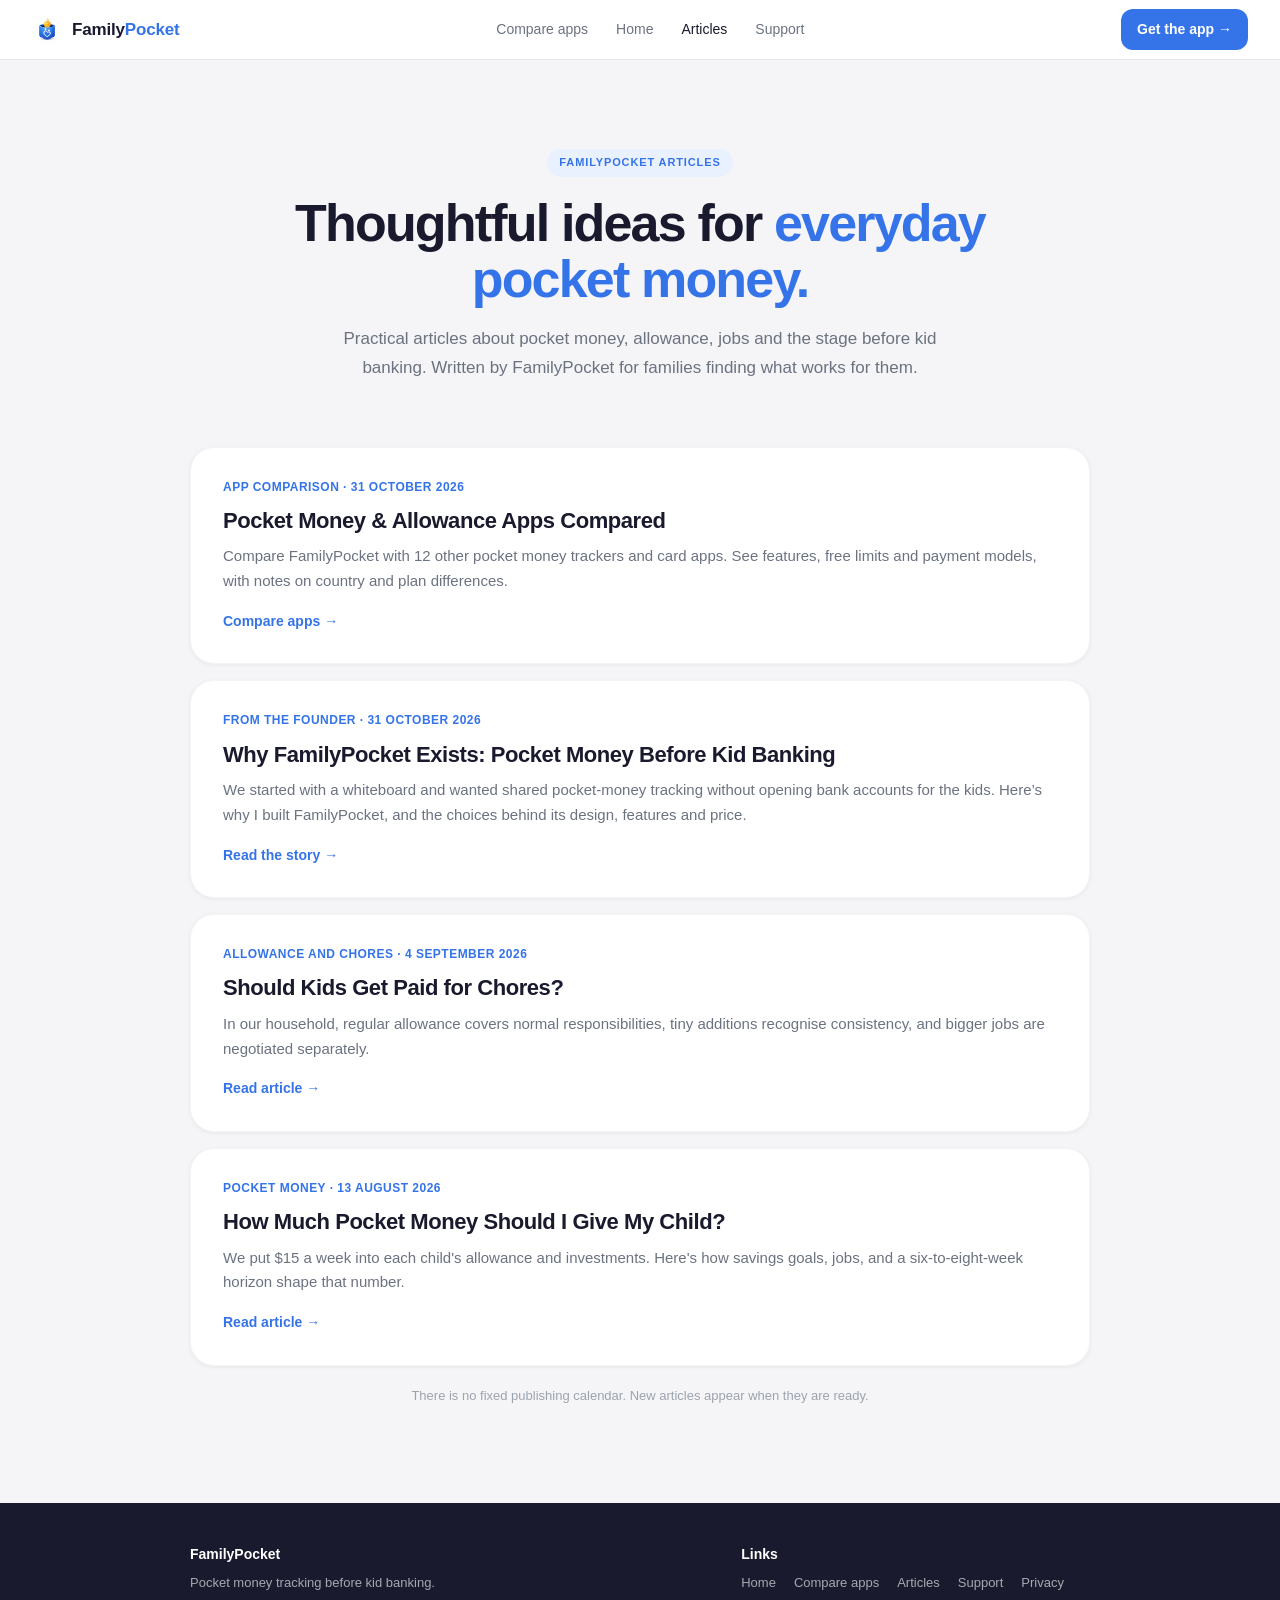
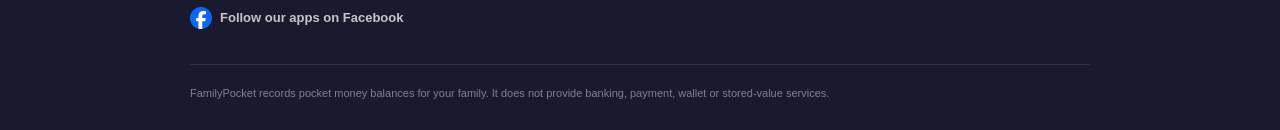
<file: articles/index.html>
<!DOCTYPE html>
<html lang="en">
<head>
  <meta charset="UTF-8" />
  <meta name="viewport" content="width=device-width, initial-scale=1.0" />
  <title>Articles | FamilyPocket</title>
  <meta name="description" content="Practical, thoughtful articles about pocket money, allowance, jobs and the stage before kid banking." />
  <meta property="og:title" content="FamilyPocket Articles" />
  <meta property="og:description" content="Practical, thoughtful articles about pocket money, allowance, jobs and the stage before kid banking." />
  <meta property="og:type" content="website" />
  <meta property="og:image" content="https://www.familypocket.co.nz/app-icon.png" />
  <meta property="og:url" content="https://www.familypocket.co.nz/articles/" />
  <meta name="twitter:card" content="summary" />
  <meta name="twitter:title" content="FamilyPocket Articles" />
  <meta name="twitter:description" content="Practical, thoughtful articles about pocket money, allowance, jobs and the stage before kid banking." />
  <meta name="twitter:image" content="https://www.familypocket.co.nz/app-icon.png" />
  <link rel="icon" href="/app-icon-small.png" />
  <link rel="canonical" href="https://www.familypocket.co.nz/articles/" />
  <link rel="stylesheet" href="/articles/styles.css" />
  <link rel="stylesheet" href="/comparison-links.css" />
</head>
<body>
  <nav class="site-nav" aria-label="Primary navigation">
    <a class="nav-brand" href="/">
      <img src="/app-icon-small.png" alt="" />
      <span>Family<b>Pocket</b></span>
    </a>
    <div class="nav-links">
      <a href="/articles/compare-pocket-money-apps/">Compare apps</a>
      <a href="/">Home</a>
      <a href="/articles/" aria-current="page">Articles</a>
      <a href="/support.html">Support</a>
    </div>
    <a class="nav-cta" href="/">Get the app →</a>
  </nav>

  <main>
    <header class="articles-hero">
      <div class="articles-hero-inner">
        <span class="eyebrow">FamilyPocket articles</span>
        <h1>Thoughtful ideas for <em>everyday pocket money.</em></h1>
        <p>Practical articles about pocket money, allowance, jobs and the stage before kid banking. Written by FamilyPocket for families finding what works for them.</p>
      </div>
    </header>

    <section class="articles-section" aria-labelledby="articles-heading">
      <h2 id="articles-heading" style="position:absolute;width:1px;height:1px;padding:0;margin:-1px;overflow:hidden;clip:rect(0,0,0,0);white-space:nowrap;border:0;">Latest articles</h2>
      <div class="articles-list">
        <!-- ARTICLE_CARDS_START -->
        <a class="article-card" href="/articles/compare-pocket-money-apps/">
          <div class="article-card-meta">App comparison · 31 October 2026</div>
          <h2>Pocket Money &amp; Allowance Apps Compared</h2>
          <p>Compare FamilyPocket with 12 other pocket money trackers and card apps. See features, free limits and payment models, with notes on country and plan differences.</p>
          <span class="article-card-link">Compare apps →</span>
        </a>
        <a class="article-card" href="/articles/why-familypocket-exists/">
          <div class="article-card-meta">From the founder · 31 October 2026</div>
          <h2>Why FamilyPocket Exists: Pocket Money Before Kid Banking</h2>
          <p>We started with a whiteboard and wanted shared pocket-money tracking without opening bank accounts for the kids. Here’s why I built FamilyPocket, and the choices behind its design, features and price.</p>
          <span class="article-card-link">Read the story →</span>
        </a>
        <a class="article-card" href="/articles/should-kids-get-paid-for-chores/">
          <div class="article-card-meta">Allowance and chores · 4 September 2026</div>
          <h2>Should Kids Get Paid for Chores?</h2>
          <p>In our household, regular allowance covers normal responsibilities, tiny additions recognise consistency, and bigger jobs are negotiated separately.</p>
          <span class="article-card-link">Read article →</span>
        </a>
        <a class="article-card" href="/articles/how-much-pocket-money-should-i-give-my-child/">
          <div class="article-card-meta">Pocket money · 13 August 2026</div>
          <h2>How Much Pocket Money Should I Give My Child?</h2>
          <p>We put $15 a week into each child's allowance and investments. Here's how savings goals, jobs, and a six-to-eight-week horizon shape that number.</p>
          <span class="article-card-link">Read article →</span>
        </a>
        <!-- ARTICLE_CARDS_END -->
      </div>
      <p class="quiet-note">There is no fixed publishing calendar. New articles appear when they are ready.</p>
    </section>
  </main>

  <footer class="site-footer">
    <div class="footer-grid">
      <div class="footer-col">
        <h2>FamilyPocket</h2>
        <p>Pocket money tracking before kid banking.</p>
        <a class="footer-facebook" href="https://www.facebook.com/profile.php?id=61593134020857" target="_blank" rel="noopener noreferrer">
          <img src="/facebook-icon.svg" alt="" />
          <span>Follow our apps on Facebook</span>
        </a>
      </div>
      <div class="footer-col">
        <h2>Links</h2>
        <ul class="footer-links">
          <li><a href="/">Home</a></li>
          <li><a href="/articles/compare-pocket-money-apps/">Compare apps</a></li>
        <li><a href="/articles/">Articles</a></li>
          <li><a href="/support.html">Support</a></li>
          <li><a href="/privacy.html">Privacy</a></li>
        </ul>
      </div>
    </div>
    <div class="footer-legal">FamilyPocket records pocket money balances for your family. It does not provide banking, payment, wallet or stored-value services.</div>
  </footer>
</body>
</html>
</file>
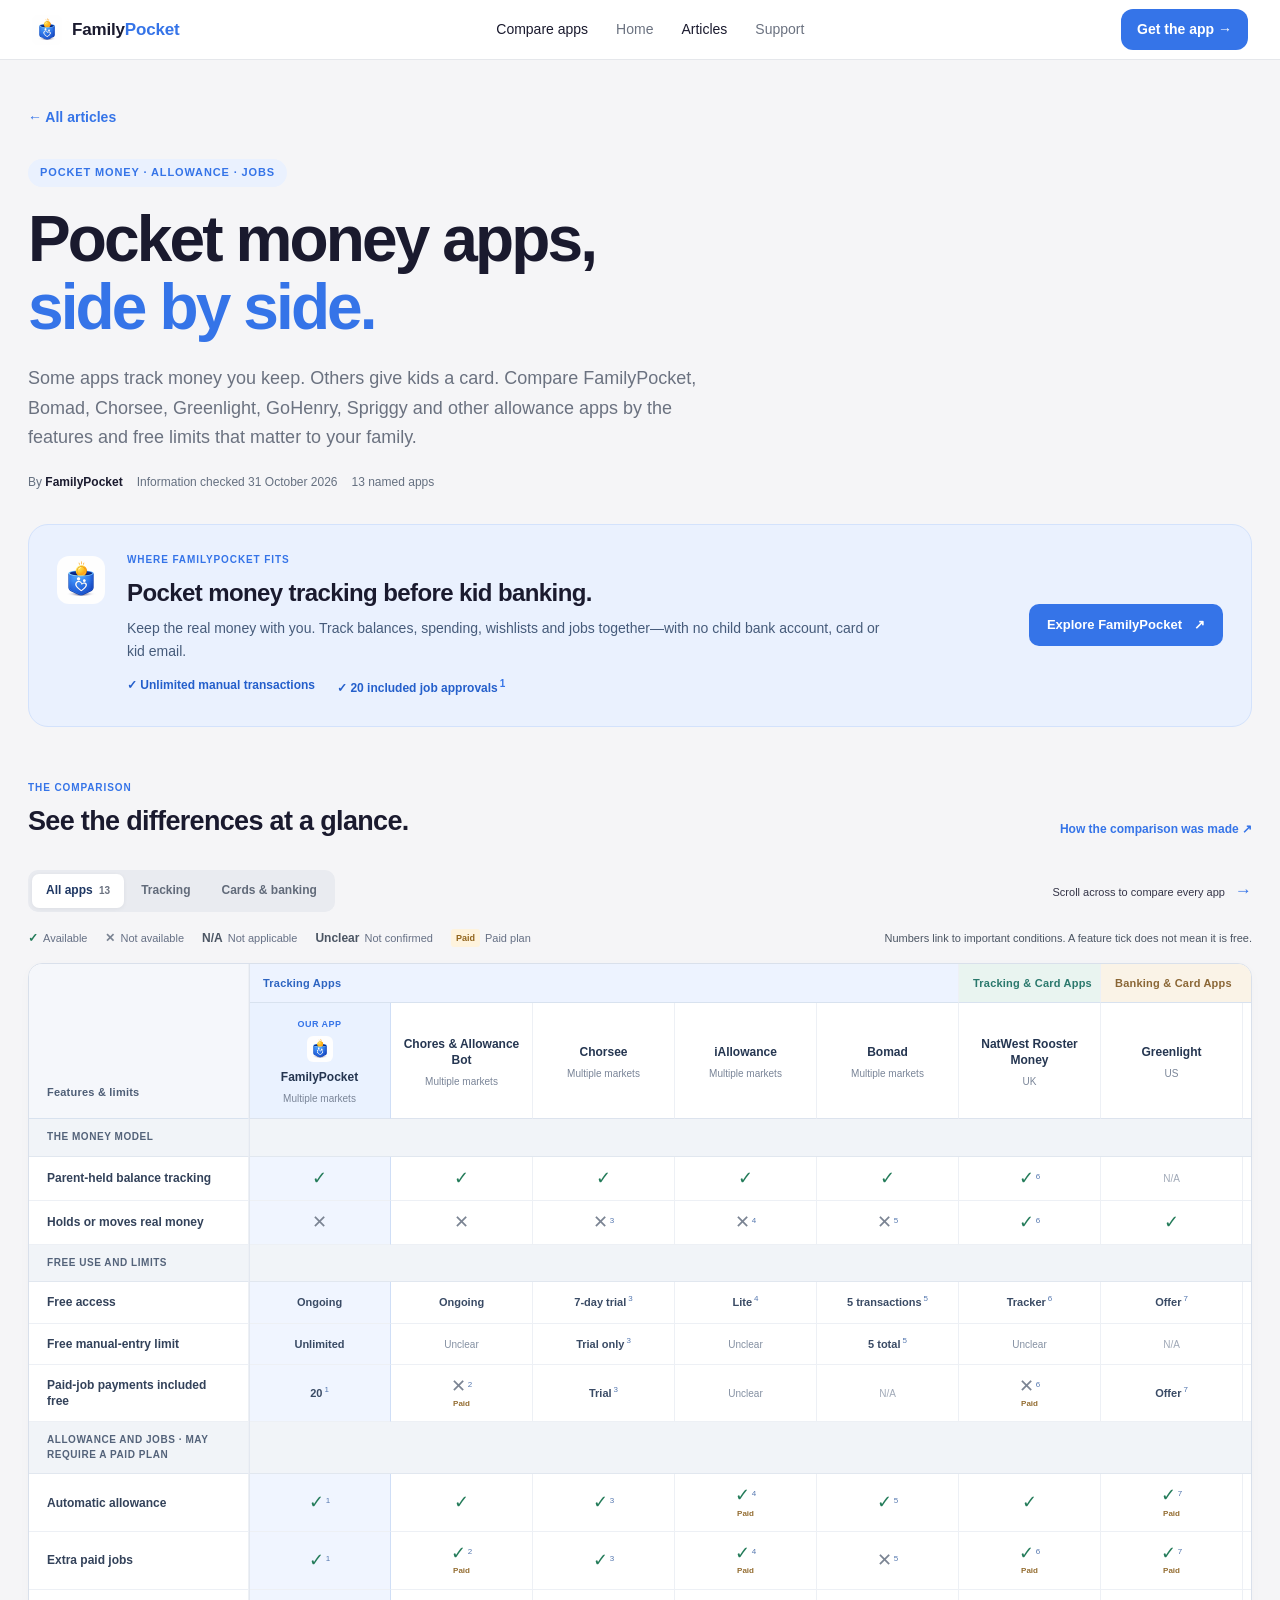
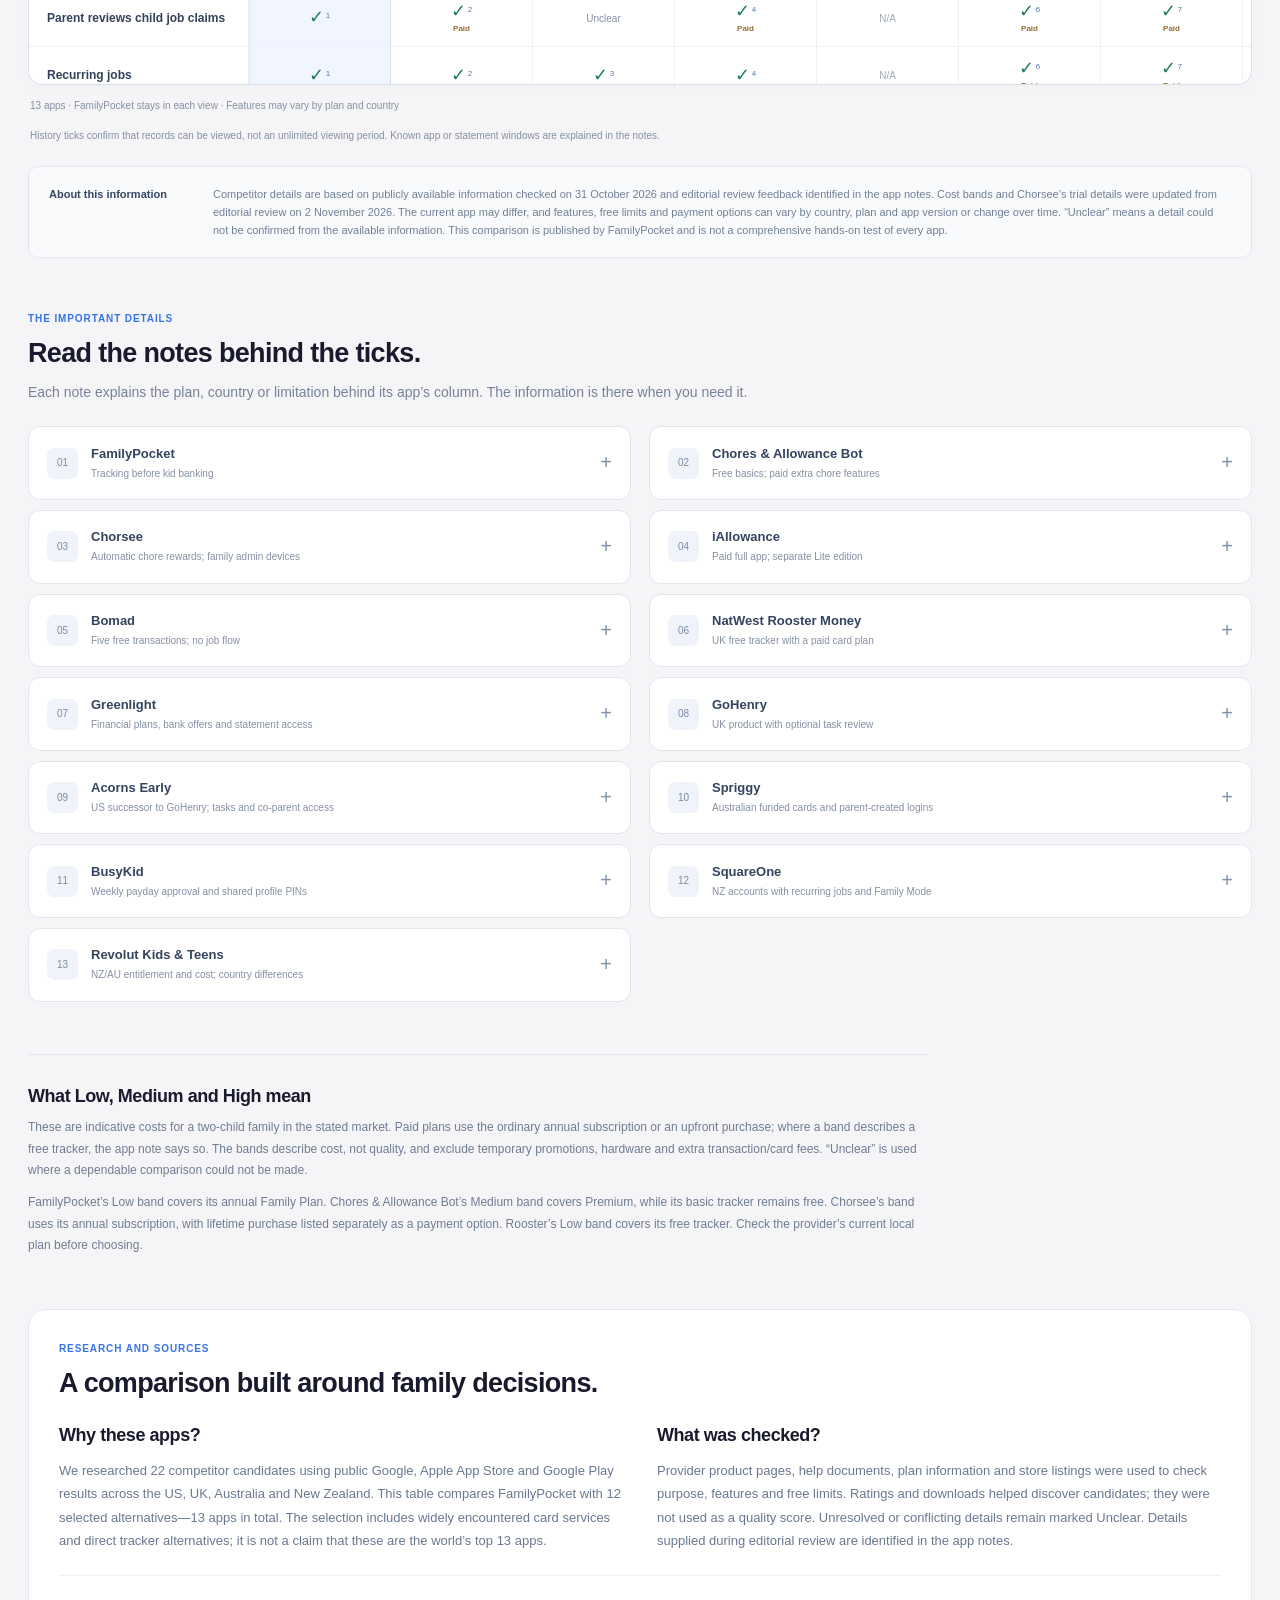
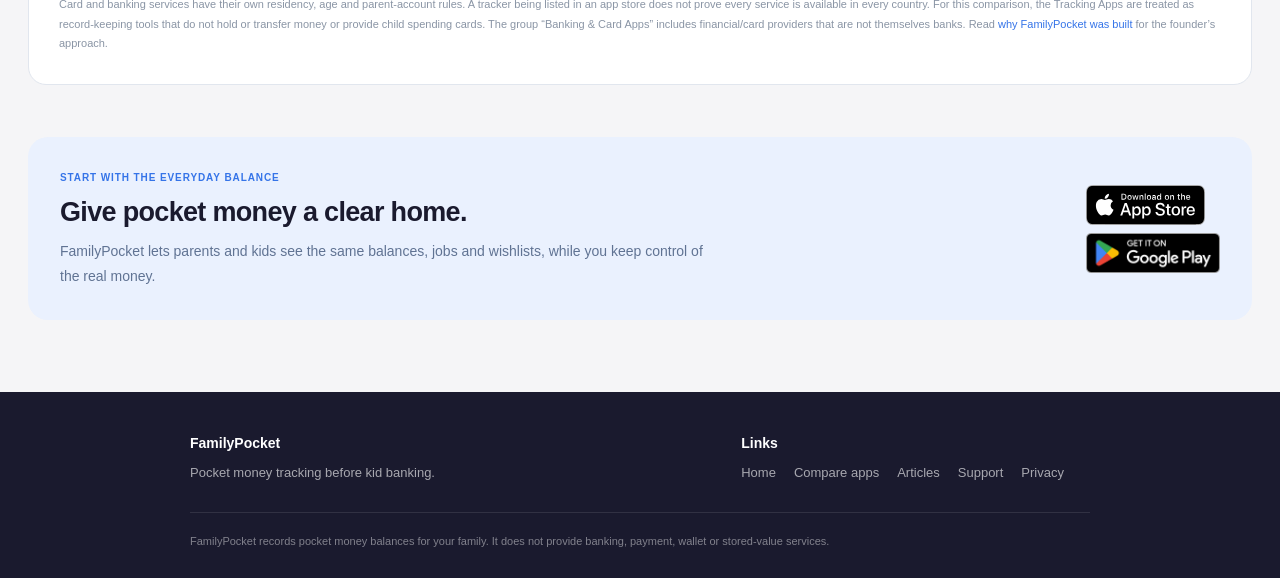
<file: articles/compare-pocket-money-apps/index.html>
<!DOCTYPE html>
<html lang="en">
<head>
  <meta charset="UTF-8" />
  <meta name="viewport" content="width=device-width, initial-scale=1.0" />
  <title>Pocket Money &amp; Allowance Apps Compared | FamilyPocket</title>
  <meta name="description" content="Compare FamilyPocket with Bomad, Chorsee, Greenlight, GoHenry, Spriggy and other kids’ pocket money apps. See free limits, chores, savings, family access and card features." />
  <meta name="author" content="FamilyPocket" />
  <meta property="og:title" content="Pocket Money &amp; Allowance Apps Compared" />
  <meta property="og:description" content="Compare FamilyPocket with Bomad, Chorsee, Greenlight, GoHenry, Spriggy and other kids’ pocket money apps. See free limits, chores, savings, family access and card features." />
  <meta property="og:type" content="article" />
  <meta property="og:image" content="https://www.familypocket.co.nz/app-icon.png" />
  <meta property="og:url" content="https://www.familypocket.co.nz/articles/compare-pocket-money-apps/" />
  <meta property="article:published_time" content="2026-10-31" />
  <meta property="article:modified_time" content="2026-11-02" />
  <meta name="twitter:card" content="summary" />
  <meta name="twitter:title" content="Pocket Money &amp; Allowance Apps Compared" />
  <meta name="twitter:description" content="Compare FamilyPocket with Bomad, Chorsee, Greenlight, GoHenry, Spriggy and other kids’ pocket money apps. See free limits, chores, savings, family access and card features." />
  <meta name="twitter:image" content="https://www.familypocket.co.nz/app-icon.png" />
  <link rel="icon" href="/app-icon-small.png" />
  <link rel="canonical" href="https://www.familypocket.co.nz/articles/compare-pocket-money-apps/" />
  <link rel="stylesheet" href="/articles/styles.css" />
  <link rel="stylesheet" href="/articles/compare-pocket-money-apps/comparison.css" />
  <script type="application/ld+json">
  {
    "@context": "https://schema.org",
    "@type": "Article",
    "headline": "Pocket Money & Allowance Apps Compared",
    "description": "Compare FamilyPocket with Bomad, Chorsee, Greenlight, GoHenry, Spriggy and other kids\u2019 pocket money apps. See free limits, chores, savings, family access and card features.",
    "datePublished": "2026-10-31",
    "dateModified": "2026-11-02",
    "mainEntityOfPage": "https://www.familypocket.co.nz/articles/compare-pocket-money-apps/",
    "author": {
      "@type": "Organization",
      "name": "FamilyPocket",
      "url": "https://www.familypocket.co.nz/"
    },
    "publisher": {
      "@type": "Organization",
      "name": "FamilyPocket",
      "url": "https://www.familypocket.co.nz/",
      "logo": {
        "@type": "ImageObject",
        "url": "https://www.familypocket.co.nz/app-icon.png"
      }
    }
  }
  </script>
  <link rel="stylesheet" href="/comparison-links.css" />
</head>
<body class="comparison-page">
  <nav class="site-nav" aria-label="Primary navigation">
    <a class="nav-brand" href="/">
      <img src="/app-icon-small.png" alt="" />
      <span>Family<b>Pocket</b></span>
    </a>
    <div class="nav-links">
      <a href="/articles/compare-pocket-money-apps/" aria-current="page">Compare apps</a>
      <a href="/">Home</a>
      <a href="/articles/" aria-current="page">Articles</a>
      <a href="/support.html">Support</a>
    </div>
    <a class="nav-cta" href="/">Get the app →</a>
  </nav>

  <main class="article-shell comparison-shell">
    <a class="article-back" href="/articles/">← All articles</a>
    <article>
      <header class="article-header">
        <span class="eyebrow">Pocket money · Allowance · Jobs</span>
        <h1>Pocket money apps,<br><em>side by side.</em></h1>
        <p class="article-dek">Some apps track money you keep. Others give kids a card. Compare FamilyPocket, Bomad, Chorsee, Greenlight, GoHenry, Spriggy and other allowance apps by the features and free limits that matter to your family.</p>
        <div class="article-byline">
          <span>By <strong>FamilyPocket</strong></span>
          <span><time datetime="2026-10-31">Information checked 31 October 2026</time></span>
          <span>13 named apps</span>
        </div>
      </header>

      <div class="article-body">

    <section class="fp-intro" aria-labelledby="fp-intro-title">
      <div class="fp-intro-icon"><img src="/app-icon-small.png" width="48" height="48" alt=""/></div>
      <div><span class="small-label">Where FamilyPocket fits</span><h2 id="fp-intro-title">Pocket money tracking before kid banking.</h2>
      <p>Keep the real money with you. Track balances, spending, wishlists and jobs together—with no child bank account, card or kid email.</p>
      <div class="benefit-list"><span>✓ Unlimited manual transactions</span><span>✓ 20 included job approvals<a href="#note-1" aria-label="FamilyPocket free-use details"><sup>1</sup></a></span></div></div>
      <a class="button-primary" href="/#how">Explore FamilyPocket <span aria-hidden="true">↗</span></a>
    </section>

    <section class="matrix-section" id="matrix" aria-labelledby="matrix-title">
      <div class="matrix-top"><div><span class="small-label">The comparison</span><h2 id="matrix-title">See the differences at a glance.</h2></div><a class="method-link" href="#how-compared">How the comparison was made ↗</a></div>
      <div class="matrix-tools"><div class="filter-buttons" role="group" aria-label="Show app types"><button class="filter active" data-view="all" aria-pressed="true">All apps <span>13</span></button><button class="filter" data-view="tracker" aria-pressed="false">Tracking</button><button class="filter" data-view="banking" aria-pressed="false">Cards &amp; banking</button></div><p class="scroll-hint">Scroll across to compare every app <span aria-hidden="true">→</span></p></div>
      <div class="legend" id="matrix-legend"><span><b class="yes">✓</b> Available</span><span><b class="no">✕</b> Not available</span><span><b>N/A</b> Not applicable</span><span><b class="unknown">Unclear</b> Not confirmed</span><span><b class="paid-example">Paid</b> Paid plan</span><span class="legend-note">Numbers link to important conditions. A feature tick does not mean it is free.</span></div>
      <div class="table-frame"><div class="table-scroll" tabindex="0" role="region" aria-label="Scrollable app comparison" aria-describedby="matrix-legend matrix-disclosure"><table id="comparison-table"><caption class="sr-only">Pocket money and allowance apps compared. Features are rows; named apps are grouped into trackers, tracker/card services, and banking/card apps. Read the legend and linked notes for plan and country qualifications.</caption><colgroup><col class="feature-col"/><col class="app-col"/><col class="app-col"/><col class="app-col"/><col class="app-col"/><col class="app-col"/><col class="app-col"/><col class="app-col"/><col class="app-col"/><col class="app-col"/><col class="app-col"/><col class="app-col"/><col class="app-col"/><col class="app-col"/></colgroup><thead><tr class="type-head"><th rowspan="2" scope="col" class="corner">Features &amp; limits</th><th scope="colgroup" class="type-tracker" data-column-group="tracker" colspan="5">Tracking Apps</th><th scope="colgroup" class="type-hybrid" data-column-group="hybrid" colspan="1">Tracking & Card Apps</th><th scope="colgroup" class="type-banking" data-column-group="banking" colspan="7">Banking & Card Apps</th></tr><tr class="name-head"><th scope="col" id="app-familypocket" data-app="familypocket" class="app-head fp-col"><span class="our-app">Our app</span><img src="/app-icon-small.png" alt="" width="26" height="26"/><a href="#note-1">FamilyPocket</a><span class="market">Multiple markets</span></th><th scope="col" id="app-allowance-bot" data-app="allowance-bot" class="app-head "><a href="#note-2">Chores &amp; Allowance Bot</a><span class="market">Multiple markets</span></th><th scope="col" id="app-chorsee" data-app="chorsee" class="app-head "><a href="#note-3">Chorsee</a><span class="market">Multiple markets</span></th><th scope="col" id="app-iallowance" data-app="iallowance" class="app-head "><a href="#note-4">iAllowance</a><span class="market">Multiple markets</span></th><th scope="col" id="app-bomad" data-app="bomad" class="app-head "><a href="#note-5">Bomad</a><span class="market">Multiple markets</span></th><th scope="col" id="app-rooster-money" data-app="rooster-money" class="app-head "><a href="#note-6">NatWest Rooster Money</a><span class="market">UK</span></th><th scope="col" id="app-greenlight" data-app="greenlight" class="app-head "><a href="#note-7">Greenlight</a><span class="market">US</span></th><th scope="col" id="app-gohenry" data-app="gohenry" class="app-head "><a href="#note-8">GoHenry</a><span class="market">UK</span></th><th scope="col" id="app-acorns-early" data-app="acorns-early" class="app-head "><a href="#note-9">Acorns Early</a><span class="market">US</span></th><th scope="col" id="app-spriggy" data-app="spriggy" class="app-head "><a href="#note-10">Spriggy</a><span class="market">Australia</span></th><th scope="col" id="app-busykid" data-app="busykid" class="app-head "><a href="#note-11">BusyKid</a><span class="market">US</span></th><th scope="col" id="app-squareone" data-app="squareone" class="app-head "><a href="#note-12">SquareOne</a><span class="market">New Zealand</span></th><th scope="col" id="app-revolut-youth" data-app="revolut-youth" class="app-head "><a href="#note-13">Revolut Kids &amp; Teens</a><span class="market">Country-dependent</span></th></tr></thead><tbody aria-labelledby="section-0"><tr class="section-row"><th id="section-0" scope="rowgroup">The money model</th><td colspan="13" class="section-fill"></td></tr><tr><th id="row-0-0" scope="row">Parent-held balance tracking</th><td class="fp-col" data-app="familypocket" headers="row-0-0 app-familypocket" title="Yes"><span class="cell yes" aria-label="Yes">✓</span></td><td class="" data-app="allowance-bot" headers="row-0-0 app-allowance-bot" title="Yes"><span class="cell yes" aria-label="Yes">✓</span></td><td class="" data-app="chorsee" headers="row-0-0 app-chorsee" title="Yes"><span class="cell yes" aria-label="Yes">✓</span></td><td class="" data-app="iallowance" headers="row-0-0 app-iallowance" title="Yes"><span class="cell yes" aria-label="Yes">✓</span></td><td class="" data-app="bomad" headers="row-0-0 app-bomad" title="Yes"><span class="cell yes" aria-label="Yes">✓</span></td><td class="" data-app="rooster-money" headers="row-0-0 app-rooster-money" title="Yes; see note 6"><span class="cell yes" aria-label="Yes; see note 6">✓</span><sup><a href="#note-6" aria-label="Note 6: NatWest Rooster Money">6</a></sup></td><td class="" data-app="greenlight" headers="row-0-0 app-greenlight" title="Not applicable"><span class="cell na" aria-label="Not applicable">N/A</span></td><td class="" data-app="gohenry" headers="row-0-0 app-gohenry" title="Not applicable"><span class="cell na" aria-label="Not applicable">N/A</span></td><td class="" data-app="acorns-early" headers="row-0-0 app-acorns-early" title="Not applicable"><span class="cell na" aria-label="Not applicable">N/A</span></td><td class="" data-app="spriggy" headers="row-0-0 app-spriggy" title="Not applicable"><span class="cell na" aria-label="Not applicable">N/A</span></td><td class="" data-app="busykid" headers="row-0-0 app-busykid" title="Not applicable"><span class="cell na" aria-label="Not applicable">N/A</span></td><td class="" data-app="squareone" headers="row-0-0 app-squareone" title="Not applicable"><span class="cell na" aria-label="Not applicable">N/A</span></td><td class="" data-app="revolut-youth" headers="row-0-0 app-revolut-youth" title="Not applicable"><span class="cell na" aria-label="Not applicable">N/A</span></td></tr><tr><th id="row-0-1" scope="row">Holds or moves real money</th><td class="fp-col" data-app="familypocket" headers="row-0-1 app-familypocket" title="No"><span class="cell no" aria-label="No">✕</span></td><td class="" data-app="allowance-bot" headers="row-0-1 app-allowance-bot" title="No"><span class="cell no" aria-label="No">✕</span></td><td class="" data-app="chorsee" headers="row-0-1 app-chorsee" title="No; see note 3"><span class="cell no" aria-label="No; see note 3">✕</span><sup><a href="#note-3" aria-label="Note 3: Chorsee">3</a></sup></td><td class="" data-app="iallowance" headers="row-0-1 app-iallowance" title="No; see note 4"><span class="cell no" aria-label="No; see note 4">✕</span><sup><a href="#note-4" aria-label="Note 4: iAllowance">4</a></sup></td><td class="" data-app="bomad" headers="row-0-1 app-bomad" title="No; see note 5"><span class="cell no" aria-label="No; see note 5">✕</span><sup><a href="#note-5" aria-label="Note 5: Bomad">5</a></sup></td><td class="" data-app="rooster-money" headers="row-0-1 app-rooster-money" title="Yes; see note 6"><span class="cell yes" aria-label="Yes; see note 6">✓</span><sup><a href="#note-6" aria-label="Note 6: NatWest Rooster Money">6</a></sup></td><td class="" data-app="greenlight" headers="row-0-1 app-greenlight" title="Yes"><span class="cell yes" aria-label="Yes">✓</span></td><td class="" data-app="gohenry" headers="row-0-1 app-gohenry" title="Yes"><span class="cell yes" aria-label="Yes">✓</span></td><td class="" data-app="acorns-early" headers="row-0-1 app-acorns-early" title="Yes"><span class="cell yes" aria-label="Yes">✓</span></td><td class="" data-app="spriggy" headers="row-0-1 app-spriggy" title="Yes"><span class="cell yes" aria-label="Yes">✓</span></td><td class="" data-app="busykid" headers="row-0-1 app-busykid" title="Yes"><span class="cell yes" aria-label="Yes">✓</span></td><td class="" data-app="squareone" headers="row-0-1 app-squareone" title="Yes"><span class="cell yes" aria-label="Yes">✓</span></td><td class="" data-app="revolut-youth" headers="row-0-1 app-revolut-youth" title="Yes; see note 13"><span class="cell yes" aria-label="Yes; see note 13">✓</span><sup><a href="#note-13" aria-label="Note 13: Revolut Kids &amp; Teens">13</a></sup></td></tr></tbody><tbody aria-labelledby="section-1"><tr class="section-row"><th id="section-1" scope="rowgroup">Free use and limits</th><td colspan="13" class="section-fill"></td></tr><tr><th id="row-1-0" scope="row">Free access</th><td class="fp-col" data-app="familypocket" headers="row-1-0 app-familypocket" title="Ongoing"><span class="cell value" aria-label="Ongoing">Ongoing</span></td><td class="" data-app="allowance-bot" headers="row-1-0 app-allowance-bot" title="Ongoing"><span class="cell value" aria-label="Ongoing">Ongoing</span></td><td class="" data-app="chorsee" headers="row-1-0 app-chorsee" title="7-day trial; see note 3"><span class="cell value" aria-label="7-day trial; see note 3">7-day trial</span><sup><a href="#note-3" aria-label="Note 3: Chorsee">3</a></sup></td><td class="" data-app="iallowance" headers="row-1-0 app-iallowance" title="Lite; see note 4"><span class="cell value" aria-label="Lite; see note 4">Lite</span><sup><a href="#note-4" aria-label="Note 4: iAllowance">4</a></sup></td><td class="" data-app="bomad" headers="row-1-0 app-bomad" title="5 transactions; see note 5"><span class="cell value" aria-label="5 transactions; see note 5">5 transactions</span><sup><a href="#note-5" aria-label="Note 5: Bomad">5</a></sup></td><td class="" data-app="rooster-money" headers="row-1-0 app-rooster-money" title="Tracker; see note 6"><span class="cell value" aria-label="Tracker; see note 6">Tracker</span><sup><a href="#note-6" aria-label="Note 6: NatWest Rooster Money">6</a></sup></td><td class="" data-app="greenlight" headers="row-1-0 app-greenlight" title="Offer; see note 7"><span class="cell value" aria-label="Offer; see note 7">Offer</span><sup><a href="#note-7" aria-label="Note 7: Greenlight">7</a></sup></td><td class="" data-app="gohenry" headers="row-1-0 app-gohenry" title="Trial; see note 8"><span class="cell value" aria-label="Trial; see note 8">Trial</span><sup><a href="#note-8" aria-label="Note 8: GoHenry">8</a></sup></td><td class="" data-app="acorns-early" headers="row-1-0 app-acorns-early" title="Unclear"><span class="cell unknown" aria-label="Unclear">Unclear</span></td><td class="" data-app="spriggy" headers="row-1-0 app-spriggy" title="Trial; see note 10"><span class="cell value" aria-label="Trial; see note 10">Trial</span><sup><a href="#note-10" aria-label="Note 10: Spriggy">10</a></sup></td><td class="" data-app="busykid" headers="row-1-0 app-busykid" title="Unclear"><span class="cell unknown" aria-label="Unclear">Unclear</span></td><td class="" data-app="squareone" headers="row-1-0 app-squareone" title="Trial; see note 12"><span class="cell value" aria-label="Trial; see note 12">Trial</span><sup><a href="#note-12" aria-label="Note 12: SquareOne">12</a></sup></td><td class="" data-app="revolut-youth" headers="row-1-0 app-revolut-youth" title="1 child; see note 13"><span class="cell value" aria-label="1 child; see note 13">1 child</span><sup><a href="#note-13" aria-label="Note 13: Revolut Kids &amp; Teens">13</a></sup></td></tr><tr><th id="row-1-1" scope="row">Free manual-entry limit</th><td class="fp-col" data-app="familypocket" headers="row-1-1 app-familypocket" title="Unlimited"><span class="cell value" aria-label="Unlimited">Unlimited</span></td><td class="" data-app="allowance-bot" headers="row-1-1 app-allowance-bot" title="Unclear"><span class="cell unknown" aria-label="Unclear">Unclear</span></td><td class="" data-app="chorsee" headers="row-1-1 app-chorsee" title="Trial only; see note 3"><span class="cell value" aria-label="Trial only; see note 3">Trial only</span><sup><a href="#note-3" aria-label="Note 3: Chorsee">3</a></sup></td><td class="" data-app="iallowance" headers="row-1-1 app-iallowance" title="Unclear"><span class="cell unknown" aria-label="Unclear">Unclear</span></td><td class="" data-app="bomad" headers="row-1-1 app-bomad" title="5 total; see note 5"><span class="cell value" aria-label="5 total; see note 5">5 total</span><sup><a href="#note-5" aria-label="Note 5: Bomad">5</a></sup></td><td class="" data-app="rooster-money" headers="row-1-1 app-rooster-money" title="Unclear"><span class="cell unknown" aria-label="Unclear">Unclear</span></td><td class="" data-app="greenlight" headers="row-1-1 app-greenlight" title="Not applicable"><span class="cell na" aria-label="Not applicable">N/A</span></td><td class="" data-app="gohenry" headers="row-1-1 app-gohenry" title="Not applicable"><span class="cell na" aria-label="Not applicable">N/A</span></td><td class="" data-app="acorns-early" headers="row-1-1 app-acorns-early" title="Not applicable"><span class="cell na" aria-label="Not applicable">N/A</span></td><td class="" data-app="spriggy" headers="row-1-1 app-spriggy" title="Not applicable"><span class="cell na" aria-label="Not applicable">N/A</span></td><td class="" data-app="busykid" headers="row-1-1 app-busykid" title="Not applicable"><span class="cell na" aria-label="Not applicable">N/A</span></td><td class="" data-app="squareone" headers="row-1-1 app-squareone" title="Not applicable"><span class="cell na" aria-label="Not applicable">N/A</span></td><td class="" data-app="revolut-youth" headers="row-1-1 app-revolut-youth" title="Not applicable"><span class="cell na" aria-label="Not applicable">N/A</span></td></tr><tr><th id="row-1-2" scope="row">Paid-job payments included free</th><td class="fp-col" data-app="familypocket" headers="row-1-2 app-familypocket" title="20; see note 1"><span class="cell value" aria-label="20; see note 1">20</span><sup><a href="#note-1" aria-label="Note 1: FamilyPocket">1</a></sup></td><td class="" data-app="allowance-bot" headers="row-1-2 app-allowance-bot" title="No; see note 2; paid plan"><span class="cell no" aria-label="No; see note 2">✕</span><sup><a href="#note-2" aria-label="Note 2: Chores &amp; Allowance Bot">2</a></sup><span class="paid-label">Paid</span></td><td class="" data-app="chorsee" headers="row-1-2 app-chorsee" title="Trial; see note 3"><span class="cell value" aria-label="Trial; see note 3">Trial</span><sup><a href="#note-3" aria-label="Note 3: Chorsee">3</a></sup></td><td class="" data-app="iallowance" headers="row-1-2 app-iallowance" title="Unclear"><span class="cell unknown" aria-label="Unclear">Unclear</span></td><td class="" data-app="bomad" headers="row-1-2 app-bomad" title="Not applicable"><span class="cell na" aria-label="Not applicable">N/A</span></td><td class="" data-app="rooster-money" headers="row-1-2 app-rooster-money" title="No; see note 6; paid plan"><span class="cell no" aria-label="No; see note 6">✕</span><sup><a href="#note-6" aria-label="Note 6: NatWest Rooster Money">6</a></sup><span class="paid-label">Paid</span></td><td class="" data-app="greenlight" headers="row-1-2 app-greenlight" title="Offer; see note 7"><span class="cell value" aria-label="Offer; see note 7">Offer</span><sup><a href="#note-7" aria-label="Note 7: Greenlight">7</a></sup></td><td class="" data-app="gohenry" headers="row-1-2 app-gohenry" title="Trial; see note 8"><span class="cell value" aria-label="Trial; see note 8">Trial</span><sup><a href="#note-8" aria-label="Note 8: GoHenry">8</a></sup></td><td class="" data-app="acorns-early" headers="row-1-2 app-acorns-early" title="Unclear"><span class="cell unknown" aria-label="Unclear">Unclear</span></td><td class="" data-app="spriggy" headers="row-1-2 app-spriggy" title="Trial; see note 10"><span class="cell value" aria-label="Trial; see note 10">Trial</span><sup><a href="#note-10" aria-label="Note 10: Spriggy">10</a></sup></td><td class="" data-app="busykid" headers="row-1-2 app-busykid" title="Unclear"><span class="cell unknown" aria-label="Unclear">Unclear</span></td><td class="" data-app="squareone" headers="row-1-2 app-squareone" title="Trial; see note 12"><span class="cell value" aria-label="Trial; see note 12">Trial</span><sup><a href="#note-12" aria-label="Note 12: SquareOne">12</a></sup></td><td class="" data-app="revolut-youth" headers="row-1-2 app-revolut-youth" title="Unclear"><span class="cell unknown" aria-label="Unclear">Unclear</span></td></tr></tbody><tbody aria-labelledby="section-2"><tr class="section-row"><th id="section-2" scope="rowgroup">Allowance and jobs · may require a paid plan</th><td colspan="13" class="section-fill"></td></tr><tr><th id="row-2-0" scope="row">Automatic allowance</th><td class="fp-col" data-app="familypocket" headers="row-2-0 app-familypocket" title="Yes; see note 1"><span class="cell yes" aria-label="Yes; see note 1">✓</span><sup><a href="#note-1" aria-label="Note 1: FamilyPocket">1</a></sup></td><td class="" data-app="allowance-bot" headers="row-2-0 app-allowance-bot" title="Yes"><span class="cell yes" aria-label="Yes">✓</span></td><td class="" data-app="chorsee" headers="row-2-0 app-chorsee" title="Yes; see note 3"><span class="cell yes" aria-label="Yes; see note 3">✓</span><sup><a href="#note-3" aria-label="Note 3: Chorsee">3</a></sup></td><td class="" data-app="iallowance" headers="row-2-0 app-iallowance" title="Yes; see note 4; paid plan"><span class="cell yes" aria-label="Yes; see note 4">✓</span><sup><a href="#note-4" aria-label="Note 4: iAllowance">4</a></sup><span class="paid-label">Paid</span></td><td class="" data-app="bomad" headers="row-2-0 app-bomad" title="Yes; see note 5"><span class="cell yes" aria-label="Yes; see note 5">✓</span><sup><a href="#note-5" aria-label="Note 5: Bomad">5</a></sup></td><td class="" data-app="rooster-money" headers="row-2-0 app-rooster-money" title="Yes"><span class="cell yes" aria-label="Yes">✓</span></td><td class="" data-app="greenlight" headers="row-2-0 app-greenlight" title="Yes; see note 7; paid plan"><span class="cell yes" aria-label="Yes; see note 7">✓</span><sup><a href="#note-7" aria-label="Note 7: Greenlight">7</a></sup><span class="paid-label">Paid</span></td><td class="" data-app="gohenry" headers="row-2-0 app-gohenry" title="Yes; see note 8; paid plan"><span class="cell yes" aria-label="Yes; see note 8">✓</span><sup><a href="#note-8" aria-label="Note 8: GoHenry">8</a></sup><span class="paid-label">Paid</span></td><td class="" data-app="acorns-early" headers="row-2-0 app-acorns-early" title="Yes; see note 9; paid plan"><span class="cell yes" aria-label="Yes; see note 9">✓</span><sup><a href="#note-9" aria-label="Note 9: Acorns Early">9</a></sup><span class="paid-label">Paid</span></td><td class="" data-app="spriggy" headers="row-2-0 app-spriggy" title="Yes; see note 10; paid plan"><span class="cell yes" aria-label="Yes; see note 10">✓</span><sup><a href="#note-10" aria-label="Note 10: Spriggy">10</a></sup><span class="paid-label">Paid</span></td><td class="" data-app="busykid" headers="row-2-0 app-busykid" title="Yes; see note 11; paid plan"><span class="cell yes" aria-label="Yes; see note 11">✓</span><sup><a href="#note-11" aria-label="Note 11: BusyKid">11</a></sup><span class="paid-label">Paid</span></td><td class="" data-app="squareone" headers="row-2-0 app-squareone" title="Yes; see note 12; paid plan"><span class="cell yes" aria-label="Yes; see note 12">✓</span><sup><a href="#note-12" aria-label="Note 12: SquareOne">12</a></sup><span class="paid-label">Paid</span></td><td class="" data-app="revolut-youth" headers="row-2-0 app-revolut-youth" title="Yes; see note 13"><span class="cell yes" aria-label="Yes; see note 13">✓</span><sup><a href="#note-13" aria-label="Note 13: Revolut Kids &amp; Teens">13</a></sup></td></tr><tr><th id="row-2-1" scope="row">Extra paid jobs</th><td class="fp-col" data-app="familypocket" headers="row-2-1 app-familypocket" title="Yes; see note 1"><span class="cell yes" aria-label="Yes; see note 1">✓</span><sup><a href="#note-1" aria-label="Note 1: FamilyPocket">1</a></sup></td><td class="" data-app="allowance-bot" headers="row-2-1 app-allowance-bot" title="Yes; see note 2; paid plan"><span class="cell yes" aria-label="Yes; see note 2">✓</span><sup><a href="#note-2" aria-label="Note 2: Chores &amp; Allowance Bot">2</a></sup><span class="paid-label">Paid</span></td><td class="" data-app="chorsee" headers="row-2-1 app-chorsee" title="Yes; see note 3"><span class="cell yes" aria-label="Yes; see note 3">✓</span><sup><a href="#note-3" aria-label="Note 3: Chorsee">3</a></sup></td><td class="" data-app="iallowance" headers="row-2-1 app-iallowance" title="Yes; see note 4; paid plan"><span class="cell yes" aria-label="Yes; see note 4">✓</span><sup><a href="#note-4" aria-label="Note 4: iAllowance">4</a></sup><span class="paid-label">Paid</span></td><td class="" data-app="bomad" headers="row-2-1 app-bomad" title="No; see note 5"><span class="cell no" aria-label="No; see note 5">✕</span><sup><a href="#note-5" aria-label="Note 5: Bomad">5</a></sup></td><td class="" data-app="rooster-money" headers="row-2-1 app-rooster-money" title="Yes; see note 6; paid plan"><span class="cell yes" aria-label="Yes; see note 6">✓</span><sup><a href="#note-6" aria-label="Note 6: NatWest Rooster Money">6</a></sup><span class="paid-label">Paid</span></td><td class="" data-app="greenlight" headers="row-2-1 app-greenlight" title="Yes; see note 7; paid plan"><span class="cell yes" aria-label="Yes; see note 7">✓</span><sup><a href="#note-7" aria-label="Note 7: Greenlight">7</a></sup><span class="paid-label">Paid</span></td><td class="" data-app="gohenry" headers="row-2-1 app-gohenry" title="Yes; see note 8; paid plan"><span class="cell yes" aria-label="Yes; see note 8">✓</span><sup><a href="#note-8" aria-label="Note 8: GoHenry">8</a></sup><span class="paid-label">Paid</span></td><td class="" data-app="acorns-early" headers="row-2-1 app-acorns-early" title="Yes; see note 9; paid plan"><span class="cell yes" aria-label="Yes; see note 9">✓</span><sup><a href="#note-9" aria-label="Note 9: Acorns Early">9</a></sup><span class="paid-label">Paid</span></td><td class="" data-app="spriggy" headers="row-2-1 app-spriggy" title="Yes; see note 10; paid plan"><span class="cell yes" aria-label="Yes; see note 10">✓</span><sup><a href="#note-10" aria-label="Note 10: Spriggy">10</a></sup><span class="paid-label">Paid</span></td><td class="" data-app="busykid" headers="row-2-1 app-busykid" title="Yes; see note 11; paid plan"><span class="cell yes" aria-label="Yes; see note 11">✓</span><sup><a href="#note-11" aria-label="Note 11: BusyKid">11</a></sup><span class="paid-label">Paid</span></td><td class="" data-app="squareone" headers="row-2-1 app-squareone" title="Yes; see note 12; paid plan"><span class="cell yes" aria-label="Yes; see note 12">✓</span><sup><a href="#note-12" aria-label="Note 12: SquareOne">12</a></sup><span class="paid-label">Paid</span></td><td class="" data-app="revolut-youth" headers="row-2-1 app-revolut-youth" title="Yes; see note 13"><span class="cell yes" aria-label="Yes; see note 13">✓</span><sup><a href="#note-13" aria-label="Note 13: Revolut Kids &amp; Teens">13</a></sup></td></tr><tr><th id="row-2-2" scope="row">Parent reviews child job claims</th><td class="fp-col" data-app="familypocket" headers="row-2-2 app-familypocket" title="Yes; see note 1"><span class="cell yes" aria-label="Yes; see note 1">✓</span><sup><a href="#note-1" aria-label="Note 1: FamilyPocket">1</a></sup></td><td class="" data-app="allowance-bot" headers="row-2-2 app-allowance-bot" title="Yes; see note 2; paid plan"><span class="cell yes" aria-label="Yes; see note 2">✓</span><sup><a href="#note-2" aria-label="Note 2: Chores &amp; Allowance Bot">2</a></sup><span class="paid-label">Paid</span></td><td class="" data-app="chorsee" headers="row-2-2 app-chorsee" title="Unclear"><span class="cell unknown" aria-label="Unclear">Unclear</span></td><td class="" data-app="iallowance" headers="row-2-2 app-iallowance" title="Yes; see note 4; paid plan"><span class="cell yes" aria-label="Yes; see note 4">✓</span><sup><a href="#note-4" aria-label="Note 4: iAllowance">4</a></sup><span class="paid-label">Paid</span></td><td class="" data-app="bomad" headers="row-2-2 app-bomad" title="Not applicable"><span class="cell na" aria-label="Not applicable">N/A</span></td><td class="" data-app="rooster-money" headers="row-2-2 app-rooster-money" title="Yes; see note 6; paid plan"><span class="cell yes" aria-label="Yes; see note 6">✓</span><sup><a href="#note-6" aria-label="Note 6: NatWest Rooster Money">6</a></sup><span class="paid-label">Paid</span></td><td class="" data-app="greenlight" headers="row-2-2 app-greenlight" title="Yes; see note 7; paid plan"><span class="cell yes" aria-label="Yes; see note 7">✓</span><sup><a href="#note-7" aria-label="Note 7: Greenlight">7</a></sup><span class="paid-label">Paid</span></td><td class="" data-app="gohenry" headers="row-2-2 app-gohenry" title="Optional; see note 8"><span class="cell value" aria-label="Optional; see note 8">Optional</span><sup><a href="#note-8" aria-label="Note 8: GoHenry">8</a></sup></td><td class="" data-app="acorns-early" headers="row-2-2 app-acorns-early" title="Yes; see note 9; paid plan"><span class="cell yes" aria-label="Yes; see note 9">✓</span><sup><a href="#note-9" aria-label="Note 9: Acorns Early">9</a></sup><span class="paid-label">Paid</span></td><td class="" data-app="spriggy" headers="row-2-2 app-spriggy" title="Yes; see note 10; paid plan"><span class="cell yes" aria-label="Yes; see note 10">✓</span><sup><a href="#note-10" aria-label="Note 10: Spriggy">10</a></sup><span class="paid-label">Paid</span></td><td class="" data-app="busykid" headers="row-2-2 app-busykid" title="Weekly; see note 11"><span class="cell value" aria-label="Weekly; see note 11">Weekly</span><sup><a href="#note-11" aria-label="Note 11: BusyKid">11</a></sup></td><td class="" data-app="squareone" headers="row-2-2 app-squareone" title="Yes; see note 12; paid plan"><span class="cell yes" aria-label="Yes; see note 12">✓</span><sup><a href="#note-12" aria-label="Note 12: SquareOne">12</a></sup><span class="paid-label">Paid</span></td><td class="" data-app="revolut-youth" headers="row-2-2 app-revolut-youth" title="Yes; see note 13"><span class="cell yes" aria-label="Yes; see note 13">✓</span><sup><a href="#note-13" aria-label="Note 13: Revolut Kids &amp; Teens">13</a></sup></td></tr><tr><th id="row-2-3" scope="row">Recurring jobs</th><td class="fp-col" data-app="familypocket" headers="row-2-3 app-familypocket" title="Yes; see note 1"><span class="cell yes" aria-label="Yes; see note 1">✓</span><sup><a href="#note-1" aria-label="Note 1: FamilyPocket">1</a></sup></td><td class="" data-app="allowance-bot" headers="row-2-3 app-allowance-bot" title="Yes; see note 2"><span class="cell yes" aria-label="Yes; see note 2">✓</span><sup><a href="#note-2" aria-label="Note 2: Chores &amp; Allowance Bot">2</a></sup></td><td class="" data-app="chorsee" headers="row-2-3 app-chorsee" title="Yes; see note 3"><span class="cell yes" aria-label="Yes; see note 3">✓</span><sup><a href="#note-3" aria-label="Note 3: Chorsee">3</a></sup></td><td class="" data-app="iallowance" headers="row-2-3 app-iallowance" title="Yes; see note 4"><span class="cell yes" aria-label="Yes; see note 4">✓</span><sup><a href="#note-4" aria-label="Note 4: iAllowance">4</a></sup></td><td class="" data-app="bomad" headers="row-2-3 app-bomad" title="Not applicable"><span class="cell na" aria-label="Not applicable">N/A</span></td><td class="" data-app="rooster-money" headers="row-2-3 app-rooster-money" title="Yes; see note 6; paid plan"><span class="cell yes" aria-label="Yes; see note 6">✓</span><sup><a href="#note-6" aria-label="Note 6: NatWest Rooster Money">6</a></sup><span class="paid-label">Paid</span></td><td class="" data-app="greenlight" headers="row-2-3 app-greenlight" title="Yes; see note 7; paid plan"><span class="cell yes" aria-label="Yes; see note 7">✓</span><sup><a href="#note-7" aria-label="Note 7: Greenlight">7</a></sup><span class="paid-label">Paid</span></td><td class="" data-app="gohenry" headers="row-2-3 app-gohenry" title="Yes; see note 8"><span class="cell yes" aria-label="Yes; see note 8">✓</span><sup><a href="#note-8" aria-label="Note 8: GoHenry">8</a></sup></td><td class="" data-app="acorns-early" headers="row-2-3 app-acorns-early" title="Yes; see note 9; paid plan"><span class="cell yes" aria-label="Yes; see note 9">✓</span><sup><a href="#note-9" aria-label="Note 9: Acorns Early">9</a></sup><span class="paid-label">Paid</span></td><td class="" data-app="spriggy" headers="row-2-3 app-spriggy" title="Yes; see note 10; paid plan"><span class="cell yes" aria-label="Yes; see note 10">✓</span><sup><a href="#note-10" aria-label="Note 10: Spriggy">10</a></sup><span class="paid-label">Paid</span></td><td class="" data-app="busykid" headers="row-2-3 app-busykid" title="Unclear"><span class="cell unknown" aria-label="Unclear">Unclear</span></td><td class="" data-app="squareone" headers="row-2-3 app-squareone" title="Yes; see note 12"><span class="cell yes" aria-label="Yes; see note 12">✓</span><sup><a href="#note-12" aria-label="Note 12: SquareOne">12</a></sup></td><td class="" data-app="revolut-youth" headers="row-2-3 app-revolut-youth" title="Yes; see note 13"><span class="cell yes" aria-label="Yes; see note 13">✓</span><sup><a href="#note-13" aria-label="Note 13: Revolut Kids &amp; Teens">13</a></sup></td></tr></tbody><tbody aria-labelledby="section-3"><tr class="section-row"><th id="section-3" scope="rowgroup">Saving and records · may require a paid plan</th><td colspan="13" class="section-fill"></td></tr><tr><th id="row-3-0" scope="row">Saving goals or wishlist progress</th><td class="fp-col" data-app="familypocket" headers="row-3-0 app-familypocket" title="Yes"><span class="cell yes" aria-label="Yes">✓</span></td><td class="" data-app="allowance-bot" headers="row-3-0 app-allowance-bot" title="Yes; see note 2; paid plan"><span class="cell yes" aria-label="Yes; see note 2">✓</span><sup><a href="#note-2" aria-label="Note 2: Chores &amp; Allowance Bot">2</a></sup><span class="paid-label">Paid</span></td><td class="" data-app="chorsee" headers="row-3-0 app-chorsee" title="Yes; see note 3"><span class="cell yes" aria-label="Yes; see note 3">✓</span><sup><a href="#note-3" aria-label="Note 3: Chorsee">3</a></sup></td><td class="" data-app="iallowance" headers="row-3-0 app-iallowance" title="Yes; see note 4; paid plan"><span class="cell yes" aria-label="Yes; see note 4">✓</span><sup><a href="#note-4" aria-label="Note 4: iAllowance">4</a></sup><span class="paid-label">Paid</span></td><td class="" data-app="bomad" headers="row-3-0 app-bomad" title="Yes; see note 5"><span class="cell yes" aria-label="Yes; see note 5">✓</span><sup><a href="#note-5" aria-label="Note 5: Bomad">5</a></sup></td><td class="" data-app="rooster-money" headers="row-3-0 app-rooster-money" title="Yes"><span class="cell yes" aria-label="Yes">✓</span></td><td class="" data-app="greenlight" headers="row-3-0 app-greenlight" title="Yes; see note 7"><span class="cell yes" aria-label="Yes; see note 7">✓</span><sup><a href="#note-7" aria-label="Note 7: Greenlight">7</a></sup></td><td class="" data-app="gohenry" headers="row-3-0 app-gohenry" title="Yes; see note 8"><span class="cell yes" aria-label="Yes; see note 8">✓</span><sup><a href="#note-8" aria-label="Note 8: GoHenry">8</a></sup></td><td class="" data-app="acorns-early" headers="row-3-0 app-acorns-early" title="Yes; see note 9; paid plan"><span class="cell yes" aria-label="Yes; see note 9">✓</span><sup><a href="#note-9" aria-label="Note 9: Acorns Early">9</a></sup><span class="paid-label">Paid</span></td><td class="" data-app="spriggy" headers="row-3-0 app-spriggy" title="Yes; see note 10; paid plan"><span class="cell yes" aria-label="Yes; see note 10">✓</span><sup><a href="#note-10" aria-label="Note 10: Spriggy">10</a></sup><span class="paid-label">Paid</span></td><td class="" data-app="busykid" headers="row-3-0 app-busykid" title="Yes; see note 11"><span class="cell yes" aria-label="Yes; see note 11">✓</span><sup><a href="#note-11" aria-label="Note 11: BusyKid">11</a></sup></td><td class="" data-app="squareone" headers="row-3-0 app-squareone" title="Yes; see note 12; paid plan"><span class="cell yes" aria-label="Yes; see note 12">✓</span><sup><a href="#note-12" aria-label="Note 12: SquareOne">12</a></sup><span class="paid-label">Paid</span></td><td class="" data-app="revolut-youth" headers="row-3-0 app-revolut-youth" title="Yes; see note 13"><span class="cell yes" aria-label="Yes; see note 13">✓</span><sup><a href="#note-13" aria-label="Note 13: Revolut Kids &amp; Teens">13</a></sup></td></tr><tr><th id="row-3-1" scope="row">Separate spend / save pots</th><td class="fp-col" data-app="familypocket" headers="row-3-1 app-familypocket" title="No; see note 1"><span class="cell no" aria-label="No; see note 1">✕</span><sup><a href="#note-1" aria-label="Note 1: FamilyPocket">1</a></sup></td><td class="" data-app="allowance-bot" headers="row-3-1 app-allowance-bot" title="Yes; see note 2; paid plan"><span class="cell yes" aria-label="Yes; see note 2">✓</span><sup><a href="#note-2" aria-label="Note 2: Chores &amp; Allowance Bot">2</a></sup><span class="paid-label">Paid</span></td><td class="" data-app="chorsee" headers="row-3-1 app-chorsee" title="Unclear"><span class="cell unknown" aria-label="Unclear">Unclear</span></td><td class="" data-app="iallowance" headers="row-3-1 app-iallowance" title="Yes; see note 4; paid plan"><span class="cell yes" aria-label="Yes; see note 4">✓</span><sup><a href="#note-4" aria-label="Note 4: iAllowance">4</a></sup><span class="paid-label">Paid</span></td><td class="" data-app="bomad" headers="row-3-1 app-bomad" title="Yes; see note 5"><span class="cell yes" aria-label="Yes; see note 5">✓</span><sup><a href="#note-5" aria-label="Note 5: Bomad">5</a></sup></td><td class="" data-app="rooster-money" headers="row-3-1 app-rooster-money" title="Yes"><span class="cell yes" aria-label="Yes">✓</span></td><td class="" data-app="greenlight" headers="row-3-1 app-greenlight" title="Yes; see note 7"><span class="cell yes" aria-label="Yes; see note 7">✓</span><sup><a href="#note-7" aria-label="Note 7: Greenlight">7</a></sup></td><td class="" data-app="gohenry" headers="row-3-1 app-gohenry" title="Yes; see note 8"><span class="cell yes" aria-label="Yes; see note 8">✓</span><sup><a href="#note-8" aria-label="Note 8: GoHenry">8</a></sup></td><td class="" data-app="acorns-early" headers="row-3-1 app-acorns-early" title="Yes; see note 9; paid plan"><span class="cell yes" aria-label="Yes; see note 9">✓</span><sup><a href="#note-9" aria-label="Note 9: Acorns Early">9</a></sup><span class="paid-label">Paid</span></td><td class="" data-app="spriggy" headers="row-3-1 app-spriggy" title="Yes; see note 10; paid plan"><span class="cell yes" aria-label="Yes; see note 10">✓</span><sup><a href="#note-10" aria-label="Note 10: Spriggy">10</a></sup><span class="paid-label">Paid</span></td><td class="" data-app="busykid" headers="row-3-1 app-busykid" title="Yes; see note 11"><span class="cell yes" aria-label="Yes; see note 11">✓</span><sup><a href="#note-11" aria-label="Note 11: BusyKid">11</a></sup></td><td class="" data-app="squareone" headers="row-3-1 app-squareone" title="Yes; see note 12; paid plan"><span class="cell yes" aria-label="Yes; see note 12">✓</span><sup><a href="#note-12" aria-label="Note 12: SquareOne">12</a></sup><span class="paid-label">Paid</span></td><td class="" data-app="revolut-youth" headers="row-3-1 app-revolut-youth" title="Yes; see note 13"><span class="cell yes" aria-label="Yes; see note 13">✓</span><sup><a href="#note-13" aria-label="Note 13: Revolut Kids &amp; Teens">13</a></sup></td></tr><tr><th id="row-3-2" scope="row">Parent-set automatic interest</th><td class="fp-col" data-app="familypocket" headers="row-3-2 app-familypocket" title="No; see note 1"><span class="cell no" aria-label="No; see note 1">✕</span><sup><a href="#note-1" aria-label="Note 1: FamilyPocket">1</a></sup></td><td class="" data-app="allowance-bot" headers="row-3-2 app-allowance-bot" title="Unclear"><span class="cell unknown" aria-label="Unclear">Unclear</span></td><td class="" data-app="chorsee" headers="row-3-2 app-chorsee" title="Unclear"><span class="cell unknown" aria-label="Unclear">Unclear</span></td><td class="" data-app="iallowance" headers="row-3-2 app-iallowance" title="Yes; see note 4; paid plan"><span class="cell yes" aria-label="Yes; see note 4">✓</span><sup><a href="#note-4" aria-label="Note 4: iAllowance">4</a></sup><span class="paid-label">Paid</span></td><td class="" data-app="bomad" headers="row-3-2 app-bomad" title="Unclear"><span class="cell unknown" aria-label="Unclear">Unclear</span></td><td class="" data-app="rooster-money" headers="row-3-2 app-rooster-money" title="Yes; see note 6; paid plan"><span class="cell yes" aria-label="Yes; see note 6">✓</span><sup><a href="#note-6" aria-label="Note 6: NatWest Rooster Money">6</a></sup><span class="paid-label">Paid</span></td><td class="" data-app="greenlight" headers="row-3-2 app-greenlight" title="Yes; see note 7"><span class="cell yes" aria-label="Yes; see note 7">✓</span><sup><a href="#note-7" aria-label="Note 7: Greenlight">7</a></sup></td><td class="" data-app="gohenry" headers="row-3-2 app-gohenry" title="Yes; see note 8"><span class="cell yes" aria-label="Yes; see note 8">✓</span><sup><a href="#note-8" aria-label="Note 8: GoHenry">8</a></sup></td><td class="" data-app="acorns-early" headers="row-3-2 app-acorns-early" title="Yes; see note 9; paid plan"><span class="cell yes" aria-label="Yes; see note 9">✓</span><sup><a href="#note-9" aria-label="Note 9: Acorns Early">9</a></sup><span class="paid-label">Paid</span></td><td class="" data-app="spriggy" headers="row-3-2 app-spriggy" title="Unclear"><span class="cell unknown" aria-label="Unclear">Unclear</span></td><td class="" data-app="busykid" headers="row-3-2 app-busykid" title="Unclear"><span class="cell unknown" aria-label="Unclear">Unclear</span></td><td class="" data-app="squareone" headers="row-3-2 app-squareone" title="Unclear"><span class="cell unknown" aria-label="Unclear">Unclear</span></td><td class="" data-app="revolut-youth" headers="row-3-2 app-revolut-youth" title="Unclear"><span class="cell unknown" aria-label="Unclear">Unclear</span></td></tr><tr><th id="row-3-3" scope="row">Transaction history</th><td class="fp-col" data-app="familypocket" headers="row-3-3 app-familypocket" title="12 mo; see note 1"><span class="cell value" aria-label="12 mo; see note 1">12 mo</span><sup><a href="#note-1" aria-label="Note 1: FamilyPocket">1</a></sup></td><td class="" data-app="allowance-bot" headers="row-3-3 app-allowance-bot" title="Recent / all; see note 2"><span class="cell value" aria-label="Recent / all; see note 2">Recent / all</span><sup><a href="#note-2" aria-label="Note 2: Chores &amp; Allowance Bot">2</a></sup></td><td class="" data-app="chorsee" headers="row-3-3 app-chorsee" title="Yes; see note 3"><span class="cell yes" aria-label="Yes; see note 3">✓</span><sup><a href="#note-3" aria-label="Note 3: Chorsee">3</a></sup></td><td class="" data-app="iallowance" headers="row-3-3 app-iallowance" title="Yes; see note 4"><span class="cell yes" aria-label="Yes; see note 4">✓</span><sup><a href="#note-4" aria-label="Note 4: iAllowance">4</a></sup></td><td class="" data-app="bomad" headers="row-3-3 app-bomad" title="Yes; see note 5"><span class="cell yes" aria-label="Yes; see note 5">✓</span><sup><a href="#note-5" aria-label="Note 5: Bomad">5</a></sup></td><td class="" data-app="rooster-money" headers="row-3-3 app-rooster-money" title="Yes; see note 6"><span class="cell yes" aria-label="Yes; see note 6">✓</span><sup><a href="#note-6" aria-label="Note 6: NatWest Rooster Money">6</a></sup></td><td class="" data-app="greenlight" headers="row-3-3 app-greenlight" title="24 mo statements; see note 7"><span class="cell value" aria-label="24 mo statements; see note 7">24 mo statements</span><sup><a href="#note-7" aria-label="Note 7: Greenlight">7</a></sup></td><td class="" data-app="gohenry" headers="row-3-3 app-gohenry" title="Yes; see note 8"><span class="cell yes" aria-label="Yes; see note 8">✓</span><sup><a href="#note-8" aria-label="Note 8: GoHenry">8</a></sup></td><td class="" data-app="acorns-early" headers="row-3-3 app-acorns-early" title="Yes; see note 9"><span class="cell yes" aria-label="Yes; see note 9">✓</span><sup><a href="#note-9" aria-label="Note 9: Acorns Early">9</a></sup></td><td class="" data-app="spriggy" headers="row-3-3 app-spriggy" title="Yes; see note 10"><span class="cell yes" aria-label="Yes; see note 10">✓</span><sup><a href="#note-10" aria-label="Note 10: Spriggy">10</a></sup></td><td class="" data-app="busykid" headers="row-3-3 app-busykid" title="Yes; see note 11"><span class="cell yes" aria-label="Yes; see note 11">✓</span><sup><a href="#note-11" aria-label="Note 11: BusyKid">11</a></sup></td><td class="" data-app="squareone" headers="row-3-3 app-squareone" title="Yes; see note 12"><span class="cell yes" aria-label="Yes; see note 12">✓</span><sup><a href="#note-12" aria-label="Note 12: SquareOne">12</a></sup></td><td class="" data-app="revolut-youth" headers="row-3-3 app-revolut-youth" title="Yes; see note 13"><span class="cell yes" aria-label="Yes; see note 13">✓</span><sup><a href="#note-13" aria-label="Note 13: Revolut Kids &amp; Teens">13</a></sup></td></tr></tbody><tbody aria-labelledby="section-4"><tr class="section-row"><th id="section-4" scope="rowgroup">Family access · may require a paid plan</th><td colspan="13" class="section-fill"></td></tr><tr><th id="row-4-0" scope="row">Child can view their balance</th><td class="fp-col" data-app="familypocket" headers="row-4-0 app-familypocket" title="Yes"><span class="cell yes" aria-label="Yes">✓</span></td><td class="" data-app="allowance-bot" headers="row-4-0 app-allowance-bot" title="Yes"><span class="cell yes" aria-label="Yes">✓</span></td><td class="" data-app="chorsee" headers="row-4-0 app-chorsee" title="Unclear"><span class="cell unknown" aria-label="Unclear">Unclear</span></td><td class="" data-app="iallowance" headers="row-4-0 app-iallowance" title="Yes; see note 4"><span class="cell yes" aria-label="Yes; see note 4">✓</span><sup><a href="#note-4" aria-label="Note 4: iAllowance">4</a></sup></td><td class="" data-app="bomad" headers="row-4-0 app-bomad" title="Yes"><span class="cell yes" aria-label="Yes">✓</span></td><td class="" data-app="rooster-money" headers="row-4-0 app-rooster-money" title="Yes"><span class="cell yes" aria-label="Yes">✓</span></td><td class="" data-app="greenlight" headers="row-4-0 app-greenlight" title="Yes"><span class="cell yes" aria-label="Yes">✓</span></td><td class="" data-app="gohenry" headers="row-4-0 app-gohenry" title="Yes"><span class="cell yes" aria-label="Yes">✓</span></td><td class="" data-app="acorns-early" headers="row-4-0 app-acorns-early" title="Yes"><span class="cell yes" aria-label="Yes">✓</span></td><td class="" data-app="spriggy" headers="row-4-0 app-spriggy" title="Yes"><span class="cell yes" aria-label="Yes">✓</span></td><td class="" data-app="busykid" headers="row-4-0 app-busykid" title="Yes"><span class="cell yes" aria-label="Yes">✓</span></td><td class="" data-app="squareone" headers="row-4-0 app-squareone" title="Yes"><span class="cell yes" aria-label="Yes">✓</span></td><td class="" data-app="revolut-youth" headers="row-4-0 app-revolut-youth" title="Yes; see note 13"><span class="cell yes" aria-label="Yes; see note 13">✓</span><sup><a href="#note-13" aria-label="Note 13: Revolut Kids &amp; Teens">13</a></sup></td></tr><tr><th id="row-4-1" scope="row">Child email required</th><td class="fp-col" data-app="familypocket" headers="row-4-1 app-familypocket" title="No"><span class="cell no" aria-label="No">✕</span></td><td class="" data-app="allowance-bot" headers="row-4-1 app-allowance-bot" title="No"><span class="cell no" aria-label="No">✕</span></td><td class="" data-app="chorsee" headers="row-4-1 app-chorsee" title="Unclear"><span class="cell unknown" aria-label="Unclear">Unclear</span></td><td class="" data-app="iallowance" headers="row-4-1 app-iallowance" title="Unclear"><span class="cell unknown" aria-label="Unclear">Unclear</span></td><td class="" data-app="bomad" headers="row-4-1 app-bomad" title="Unclear"><span class="cell unknown" aria-label="Unclear">Unclear</span></td><td class="" data-app="rooster-money" headers="row-4-1 app-rooster-money" title="No; see note 6"><span class="cell no" aria-label="No; see note 6">✕</span><sup><a href="#note-6" aria-label="Note 6: NatWest Rooster Money">6</a></sup></td><td class="" data-app="greenlight" headers="row-4-1 app-greenlight" title="No"><span class="cell no" aria-label="No">✕</span></td><td class="" data-app="gohenry" headers="row-4-1 app-gohenry" title="Unclear"><span class="cell unknown" aria-label="Unclear">Unclear</span></td><td class="" data-app="acorns-early" headers="row-4-1 app-acorns-early" title="Unclear"><span class="cell unknown" aria-label="Unclear">Unclear</span></td><td class="" data-app="spriggy" headers="row-4-1 app-spriggy" title="Unclear"><span class="cell unknown" aria-label="Unclear">Unclear</span></td><td class="" data-app="busykid" headers="row-4-1 app-busykid" title="No; see note 11"><span class="cell no" aria-label="No; see note 11">✕</span><sup><a href="#note-11" aria-label="Note 11: BusyKid">11</a></sup></td><td class="" data-app="squareone" headers="row-4-1 app-squareone" title="No; see note 12"><span class="cell no" aria-label="No; see note 12">✕</span><sup><a href="#note-12" aria-label="Note 12: SquareOne">12</a></sup></td><td class="" data-app="revolut-youth" headers="row-4-1 app-revolut-youth" title="Unclear"><span class="cell unknown" aria-label="Unclear">Unclear</span></td></tr><tr><th id="row-4-2" scope="row">Additional parent access</th><td class="fp-col" data-app="familypocket" headers="row-4-2 app-familypocket" title="Yes"><span class="cell yes" aria-label="Yes">✓</span></td><td class="" data-app="allowance-bot" headers="row-4-2 app-allowance-bot" title="Yes"><span class="cell yes" aria-label="Yes">✓</span></td><td class="" data-app="chorsee" headers="row-4-2 app-chorsee" title="Yes; see note 3"><span class="cell yes" aria-label="Yes; see note 3">✓</span><sup><a href="#note-3" aria-label="Note 3: Chorsee">3</a></sup></td><td class="" data-app="iallowance" headers="row-4-2 app-iallowance" title="Yes; see note 4"><span class="cell yes" aria-label="Yes; see note 4">✓</span><sup><a href="#note-4" aria-label="Note 4: iAllowance">4</a></sup></td><td class="" data-app="bomad" headers="row-4-2 app-bomad" title="Yes; see note 5"><span class="cell yes" aria-label="Yes; see note 5">✓</span><sup><a href="#note-5" aria-label="Note 5: Bomad">5</a></sup></td><td class="" data-app="rooster-money" headers="row-4-2 app-rooster-money" title="Yes; see note 6"><span class="cell yes" aria-label="Yes; see note 6">✓</span><sup><a href="#note-6" aria-label="Note 6: NatWest Rooster Money">6</a></sup></td><td class="" data-app="greenlight" headers="row-4-2 app-greenlight" title="Yes; see note 7"><span class="cell yes" aria-label="Yes; see note 7">✓</span><sup><a href="#note-7" aria-label="Note 7: Greenlight">7</a></sup></td><td class="" data-app="gohenry" headers="row-4-2 app-gohenry" title="Yes; see note 8"><span class="cell yes" aria-label="Yes; see note 8">✓</span><sup><a href="#note-8" aria-label="Note 8: GoHenry">8</a></sup></td><td class="" data-app="acorns-early" headers="row-4-2 app-acorns-early" title="Yes; see note 9; paid plan"><span class="cell yes" aria-label="Yes; see note 9">✓</span><sup><a href="#note-9" aria-label="Note 9: Acorns Early">9</a></sup><span class="paid-label">Paid</span></td><td class="" data-app="spriggy" headers="row-4-2 app-spriggy" title="Yes; see note 10"><span class="cell yes" aria-label="Yes; see note 10">✓</span><sup><a href="#note-10" aria-label="Note 10: Spriggy">10</a></sup></td><td class="" data-app="busykid" headers="row-4-2 app-busykid" title="Yes; see note 11"><span class="cell yes" aria-label="Yes; see note 11">✓</span><sup><a href="#note-11" aria-label="Note 11: BusyKid">11</a></sup></td><td class="" data-app="squareone" headers="row-4-2 app-squareone" title="Yes; see note 12"><span class="cell yes" aria-label="Yes; see note 12">✓</span><sup><a href="#note-12" aria-label="Note 12: SquareOne">12</a></sup></td><td class="" data-app="revolut-youth" headers="row-4-2 app-revolut-youth" title="Yes; see note 13; paid plan"><span class="cell yes" aria-label="Yes; see note 13">✓</span><sup><a href="#note-13" aria-label="Note 13: Revolut Kids &amp; Teens">13</a></sup><span class="paid-label">Paid</span></td></tr><tr><th id="row-4-3" scope="row">Shared child device supported</th><td class="fp-col" data-app="familypocket" headers="row-4-3 app-familypocket" title="Yes"><span class="cell yes" aria-label="Yes">✓</span></td><td class="" data-app="allowance-bot" headers="row-4-3 app-allowance-bot" title="Yes"><span class="cell yes" aria-label="Yes">✓</span></td><td class="" data-app="chorsee" headers="row-4-3 app-chorsee" title="Unclear"><span class="cell unknown" aria-label="Unclear">Unclear</span></td><td class="" data-app="iallowance" headers="row-4-3 app-iallowance" title="Yes; see note 4"><span class="cell yes" aria-label="Yes; see note 4">✓</span><sup><a href="#note-4" aria-label="Note 4: iAllowance">4</a></sup></td><td class="" data-app="bomad" headers="row-4-3 app-bomad" title="Unclear"><span class="cell unknown" aria-label="Unclear">Unclear</span></td><td class="" data-app="rooster-money" headers="row-4-3 app-rooster-money" title="Yes; see note 6"><span class="cell yes" aria-label="Yes; see note 6">✓</span><sup><a href="#note-6" aria-label="Note 6: NatWest Rooster Money">6</a></sup></td><td class="" data-app="greenlight" headers="row-4-3 app-greenlight" title="Yes; see note 7"><span class="cell yes" aria-label="Yes; see note 7">✓</span><sup><a href="#note-7" aria-label="Note 7: Greenlight">7</a></sup></td><td class="" data-app="gohenry" headers="row-4-3 app-gohenry" title="Yes; see note 8"><span class="cell yes" aria-label="Yes; see note 8">✓</span><sup><a href="#note-8" aria-label="Note 8: GoHenry">8</a></sup></td><td class="" data-app="acorns-early" headers="row-4-3 app-acorns-early" title="Unclear"><span class="cell unknown" aria-label="Unclear">Unclear</span></td><td class="" data-app="spriggy" headers="row-4-3 app-spriggy" title="Yes; see note 10"><span class="cell yes" aria-label="Yes; see note 10">✓</span><sup><a href="#note-10" aria-label="Note 10: Spriggy">10</a></sup></td><td class="" data-app="busykid" headers="row-4-3 app-busykid" title="Yes; see note 11"><span class="cell yes" aria-label="Yes; see note 11">✓</span><sup><a href="#note-11" aria-label="Note 11: BusyKid">11</a></sup></td><td class="" data-app="squareone" headers="row-4-3 app-squareone" title="Yes; see note 12"><span class="cell yes" aria-label="Yes; see note 12">✓</span><sup><a href="#note-12" aria-label="Note 12: SquareOne">12</a></sup></td><td class="" data-app="revolut-youth" headers="row-4-3 app-revolut-youth" title="Unclear"><span class="cell unknown" aria-label="Unclear">Unclear</span></td></tr></tbody><tbody aria-labelledby="section-5"><tr class="section-row"><th id="section-5" scope="rowgroup">Cards and independent spending</th><td colspan="13" class="section-fill"></td></tr><tr><th id="row-5-0" scope="row">Child spending card</th><td class="fp-col" data-app="familypocket" headers="row-5-0 app-familypocket" title="No"><span class="cell no" aria-label="No">✕</span></td><td class="" data-app="allowance-bot" headers="row-5-0 app-allowance-bot" title="No"><span class="cell no" aria-label="No">✕</span></td><td class="" data-app="chorsee" headers="row-5-0 app-chorsee" title="No"><span class="cell no" aria-label="No">✕</span></td><td class="" data-app="iallowance" headers="row-5-0 app-iallowance" title="No"><span class="cell no" aria-label="No">✕</span></td><td class="" data-app="bomad" headers="row-5-0 app-bomad" title="No"><span class="cell no" aria-label="No">✕</span></td><td class="" data-app="rooster-money" headers="row-5-0 app-rooster-money" title="Yes; see note 6; paid plan"><span class="cell yes" aria-label="Yes; see note 6">✓</span><sup><a href="#note-6" aria-label="Note 6: NatWest Rooster Money">6</a></sup><span class="paid-label">Paid</span></td><td class="" data-app="greenlight" headers="row-5-0 app-greenlight" title="Yes; see note 7; paid plan"><span class="cell yes" aria-label="Yes; see note 7">✓</span><sup><a href="#note-7" aria-label="Note 7: Greenlight">7</a></sup><span class="paid-label">Paid</span></td><td class="" data-app="gohenry" headers="row-5-0 app-gohenry" title="Yes; see note 8; paid plan"><span class="cell yes" aria-label="Yes; see note 8">✓</span><sup><a href="#note-8" aria-label="Note 8: GoHenry">8</a></sup><span class="paid-label">Paid</span></td><td class="" data-app="acorns-early" headers="row-5-0 app-acorns-early" title="Yes; see note 9; paid plan"><span class="cell yes" aria-label="Yes; see note 9">✓</span><sup><a href="#note-9" aria-label="Note 9: Acorns Early">9</a></sup><span class="paid-label">Paid</span></td><td class="" data-app="spriggy" headers="row-5-0 app-spriggy" title="Yes; see note 10; paid plan"><span class="cell yes" aria-label="Yes; see note 10">✓</span><sup><a href="#note-10" aria-label="Note 10: Spriggy">10</a></sup><span class="paid-label">Paid</span></td><td class="" data-app="busykid" headers="row-5-0 app-busykid" title="Yes; see note 11; paid plan"><span class="cell yes" aria-label="Yes; see note 11">✓</span><sup><a href="#note-11" aria-label="Note 11: BusyKid">11</a></sup><span class="paid-label">Paid</span></td><td class="" data-app="squareone" headers="row-5-0 app-squareone" title="Yes; see note 12; paid plan"><span class="cell yes" aria-label="Yes; see note 12">✓</span><sup><a href="#note-12" aria-label="Note 12: SquareOne">12</a></sup><span class="paid-label">Paid</span></td><td class="" data-app="revolut-youth" headers="row-5-0 app-revolut-youth" title="Yes; see note 13"><span class="cell yes" aria-label="Yes; see note 13">✓</span><sup><a href="#note-13" aria-label="Note 13: Revolut Kids &amp; Teens">13</a></sup></td></tr><tr><th id="row-5-1" scope="row">Card spending controls</th><td class="fp-col" data-app="familypocket" headers="row-5-1 app-familypocket" title="Not applicable"><span class="cell na" aria-label="Not applicable">N/A</span></td><td class="" data-app="allowance-bot" headers="row-5-1 app-allowance-bot" title="Not applicable"><span class="cell na" aria-label="Not applicable">N/A</span></td><td class="" data-app="chorsee" headers="row-5-1 app-chorsee" title="Not applicable"><span class="cell na" aria-label="Not applicable">N/A</span></td><td class="" data-app="iallowance" headers="row-5-1 app-iallowance" title="Not applicable"><span class="cell na" aria-label="Not applicable">N/A</span></td><td class="" data-app="bomad" headers="row-5-1 app-bomad" title="Not applicable"><span class="cell na" aria-label="Not applicable">N/A</span></td><td class="" data-app="rooster-money" headers="row-5-1 app-rooster-money" title="Yes; see note 6; paid plan"><span class="cell yes" aria-label="Yes; see note 6">✓</span><sup><a href="#note-6" aria-label="Note 6: NatWest Rooster Money">6</a></sup><span class="paid-label">Paid</span></td><td class="" data-app="greenlight" headers="row-5-1 app-greenlight" title="Yes; see note 7; paid plan"><span class="cell yes" aria-label="Yes; see note 7">✓</span><sup><a href="#note-7" aria-label="Note 7: Greenlight">7</a></sup><span class="paid-label">Paid</span></td><td class="" data-app="gohenry" headers="row-5-1 app-gohenry" title="Yes; see note 8; paid plan"><span class="cell yes" aria-label="Yes; see note 8">✓</span><sup><a href="#note-8" aria-label="Note 8: GoHenry">8</a></sup><span class="paid-label">Paid</span></td><td class="" data-app="acorns-early" headers="row-5-1 app-acorns-early" title="Yes; see note 9; paid plan"><span class="cell yes" aria-label="Yes; see note 9">✓</span><sup><a href="#note-9" aria-label="Note 9: Acorns Early">9</a></sup><span class="paid-label">Paid</span></td><td class="" data-app="spriggy" headers="row-5-1 app-spriggy" title="Yes; see note 10; paid plan"><span class="cell yes" aria-label="Yes; see note 10">✓</span><sup><a href="#note-10" aria-label="Note 10: Spriggy">10</a></sup><span class="paid-label">Paid</span></td><td class="" data-app="busykid" headers="row-5-1 app-busykid" title="Unclear"><span class="cell unknown" aria-label="Unclear">Unclear</span></td><td class="" data-app="squareone" headers="row-5-1 app-squareone" title="Yes; see note 12; paid plan"><span class="cell yes" aria-label="Yes; see note 12">✓</span><sup><a href="#note-12" aria-label="Note 12: SquareOne">12</a></sup><span class="paid-label">Paid</span></td><td class="" data-app="revolut-youth" headers="row-5-1 app-revolut-youth" title="Yes; see note 13"><span class="cell yes" aria-label="Yes; see note 13">✓</span><sup><a href="#note-13" aria-label="Note 13: Revolut Kids &amp; Teens">13</a></sup></td></tr></tbody><tbody aria-labelledby="section-6"><tr class="section-row"><th id="section-6" scope="rowgroup">Platforms and payment</th><td colspan="13" class="section-fill"></td></tr><tr><th id="row-6-0" scope="row">iPhone app</th><td class="fp-col" data-app="familypocket" headers="row-6-0 app-familypocket" title="Yes"><span class="cell yes" aria-label="Yes">✓</span></td><td class="" data-app="allowance-bot" headers="row-6-0 app-allowance-bot" title="Yes"><span class="cell yes" aria-label="Yes">✓</span></td><td class="" data-app="chorsee" headers="row-6-0 app-chorsee" title="Yes"><span class="cell yes" aria-label="Yes">✓</span></td><td class="" data-app="iallowance" headers="row-6-0 app-iallowance" title="Yes"><span class="cell yes" aria-label="Yes">✓</span></td><td class="" data-app="bomad" headers="row-6-0 app-bomad" title="Yes"><span class="cell yes" aria-label="Yes">✓</span></td><td class="" data-app="rooster-money" headers="row-6-0 app-rooster-money" title="Yes"><span class="cell yes" aria-label="Yes">✓</span></td><td class="" data-app="greenlight" headers="row-6-0 app-greenlight" title="Yes"><span class="cell yes" aria-label="Yes">✓</span></td><td class="" data-app="gohenry" headers="row-6-0 app-gohenry" title="Yes"><span class="cell yes" aria-label="Yes">✓</span></td><td class="" data-app="acorns-early" headers="row-6-0 app-acorns-early" title="Yes"><span class="cell yes" aria-label="Yes">✓</span></td><td class="" data-app="spriggy" headers="row-6-0 app-spriggy" title="Yes"><span class="cell yes" aria-label="Yes">✓</span></td><td class="" data-app="busykid" headers="row-6-0 app-busykid" title="Yes"><span class="cell yes" aria-label="Yes">✓</span></td><td class="" data-app="squareone" headers="row-6-0 app-squareone" title="Yes"><span class="cell yes" aria-label="Yes">✓</span></td><td class="" data-app="revolut-youth" headers="row-6-0 app-revolut-youth" title="Yes"><span class="cell yes" aria-label="Yes">✓</span></td></tr><tr><th id="row-6-1" scope="row">Android app</th><td class="fp-col" data-app="familypocket" headers="row-6-1 app-familypocket" title="Yes"><span class="cell yes" aria-label="Yes">✓</span></td><td class="" data-app="allowance-bot" headers="row-6-1 app-allowance-bot" title="Yes"><span class="cell yes" aria-label="Yes">✓</span></td><td class="" data-app="chorsee" headers="row-6-1 app-chorsee" title="Yes"><span class="cell yes" aria-label="Yes">✓</span></td><td class="" data-app="iallowance" headers="row-6-1 app-iallowance" title="Unclear"><span class="cell unknown" aria-label="Unclear">Unclear</span></td><td class="" data-app="bomad" headers="row-6-1 app-bomad" title="Yes"><span class="cell yes" aria-label="Yes">✓</span></td><td class="" data-app="rooster-money" headers="row-6-1 app-rooster-money" title="Yes"><span class="cell yes" aria-label="Yes">✓</span></td><td class="" data-app="greenlight" headers="row-6-1 app-greenlight" title="Yes"><span class="cell yes" aria-label="Yes">✓</span></td><td class="" data-app="gohenry" headers="row-6-1 app-gohenry" title="Yes"><span class="cell yes" aria-label="Yes">✓</span></td><td class="" data-app="acorns-early" headers="row-6-1 app-acorns-early" title="Yes"><span class="cell yes" aria-label="Yes">✓</span></td><td class="" data-app="spriggy" headers="row-6-1 app-spriggy" title="Yes"><span class="cell yes" aria-label="Yes">✓</span></td><td class="" data-app="busykid" headers="row-6-1 app-busykid" title="Yes"><span class="cell yes" aria-label="Yes">✓</span></td><td class="" data-app="squareone" headers="row-6-1 app-squareone" title="Yes"><span class="cell yes" aria-label="Yes">✓</span></td><td class="" data-app="revolut-youth" headers="row-6-1 app-revolut-youth" title="Yes"><span class="cell yes" aria-label="Yes">✓</span></td></tr><tr><th id="row-6-2" scope="row">Payment model</th><td class="fp-col" data-app="familypocket" headers="row-6-2 app-familypocket" title="Free + subscription"><span class="cell value" aria-label="Free + subscription">Free + subscription</span></td><td class="" data-app="allowance-bot" headers="row-6-2 app-allowance-bot" title="Free + subscription"><span class="cell value" aria-label="Free + subscription">Free + subscription</span></td><td class="" data-app="chorsee" headers="row-6-2 app-chorsee" title="Subscription / lifetime; see note 3"><span class="cell value" aria-label="Subscription / lifetime; see note 3">Subscription / lifetime</span><sup><a href="#note-3" aria-label="Note 3: Chorsee">3</a></sup></td><td class="" data-app="iallowance" headers="row-6-2 app-iallowance" title="One-off; see note 4"><span class="cell value" aria-label="One-off; see note 4">One-off</span><sup><a href="#note-4" aria-label="Note 4: iAllowance">4</a></sup></td><td class="" data-app="bomad" headers="row-6-2 app-bomad" title="Limited + subscription; see note 5"><span class="cell value" aria-label="Limited + subscription; see note 5">Limited + subscription</span><sup><a href="#note-5" aria-label="Note 5: Bomad">5</a></sup></td><td class="" data-app="rooster-money" headers="row-6-2 app-rooster-money" title="Free + subscription; see note 6"><span class="cell value" aria-label="Free + subscription; see note 6">Free + subscription</span><sup><a href="#note-6" aria-label="Note 6: NatWest Rooster Money">6</a></sup></td><td class="" data-app="greenlight" headers="row-6-2 app-greenlight" title="Subscription; see note 7"><span class="cell value" aria-label="Subscription; see note 7">Subscription</span><sup><a href="#note-7" aria-label="Note 7: Greenlight">7</a></sup></td><td class="" data-app="gohenry" headers="row-6-2 app-gohenry" title="Subscription"><span class="cell value" aria-label="Subscription">Subscription</span></td><td class="" data-app="acorns-early" headers="row-6-2 app-acorns-early" title="Subscription; see note 9"><span class="cell value" aria-label="Subscription; see note 9">Subscription</span><sup><a href="#note-9" aria-label="Note 9: Acorns Early">9</a></sup></td><td class="" data-app="spriggy" headers="row-6-2 app-spriggy" title="Subscription"><span class="cell value" aria-label="Subscription">Subscription</span></td><td class="" data-app="busykid" headers="row-6-2 app-busykid" title="Subscription"><span class="cell value" aria-label="Subscription">Subscription</span></td><td class="" data-app="squareone" headers="row-6-2 app-squareone" title="Subscription"><span class="cell value" aria-label="Subscription">Subscription</span></td><td class="" data-app="revolut-youth" headers="row-6-2 app-revolut-youth" title="Free + plan; see note 13"><span class="cell value" aria-label="Free + plan; see note 13">Free + plan</span><sup><a href="#note-13" aria-label="Note 13: Revolut Kids &amp; Teens">13</a></sup></td></tr><tr><th id="row-6-3" scope="row">Indicative cost for two kids</th><td class="fp-col" data-app="familypocket" headers="row-6-3 app-familypocket" title="Low; see note 1"><span class="cell value" aria-label="Low; see note 1">Low</span><sup><a href="#note-1" aria-label="Note 1: FamilyPocket">1</a></sup></td><td class="" data-app="allowance-bot" headers="row-6-3 app-allowance-bot" title="Medium; see note 2"><span class="cell value" aria-label="Medium; see note 2">Medium</span><sup><a href="#note-2" aria-label="Note 2: Chores &amp; Allowance Bot">2</a></sup></td><td class="" data-app="chorsee" headers="row-6-3 app-chorsee" title="Medium; see note 3"><span class="cell value" aria-label="Medium; see note 3">Medium</span><sup><a href="#note-3" aria-label="Note 3: Chorsee">3</a></sup></td><td class="" data-app="iallowance" headers="row-6-3 app-iallowance" title="Low; see note 4"><span class="cell value" aria-label="Low; see note 4">Low</span><sup><a href="#note-4" aria-label="Note 4: iAllowance">4</a></sup></td><td class="" data-app="bomad" headers="row-6-3 app-bomad" title="Medium; see note 5"><span class="cell value" aria-label="Medium; see note 5">Medium</span><sup><a href="#note-5" aria-label="Note 5: Bomad">5</a></sup></td><td class="" data-app="rooster-money" headers="row-6-3 app-rooster-money" title="Low; see note 6"><span class="cell value" aria-label="Low; see note 6">Low</span><sup><a href="#note-6" aria-label="Note 6: NatWest Rooster Money">6</a></sup></td><td class="" data-app="greenlight" headers="row-6-3 app-greenlight" title="Medium; see note 7"><span class="cell value" aria-label="Medium; see note 7">Medium</span><sup><a href="#note-7" aria-label="Note 7: Greenlight">7</a></sup></td><td class="" data-app="gohenry" headers="row-6-3 app-gohenry" title="High; see note 8"><span class="cell value" aria-label="High; see note 8">High</span><sup><a href="#note-8" aria-label="Note 8: GoHenry">8</a></sup></td><td class="" data-app="acorns-early" headers="row-6-3 app-acorns-early" title="High; see note 9"><span class="cell value" aria-label="High; see note 9">High</span><sup><a href="#note-9" aria-label="Note 9: Acorns Early">9</a></sup></td><td class="" data-app="spriggy" headers="row-6-3 app-spriggy" title="Medium; see note 10"><span class="cell value" aria-label="Medium; see note 10">Medium</span><sup><a href="#note-10" aria-label="Note 10: Spriggy">10</a></sup></td><td class="" data-app="busykid" headers="row-6-3 app-busykid" title="Medium; see note 11"><span class="cell value" aria-label="Medium; see note 11">Medium</span><sup><a href="#note-11" aria-label="Note 11: BusyKid">11</a></sup></td><td class="" data-app="squareone" headers="row-6-3 app-squareone" title="Medium; see note 12"><span class="cell value" aria-label="Medium; see note 12">Medium</span><sup><a href="#note-12" aria-label="Note 12: SquareOne">12</a></sup></td><td class="" data-app="revolut-youth" headers="row-6-3 app-revolut-youth" title="Medium; see note 13"><span class="cell value" aria-label="Medium; see note 13">Medium</span><sup><a href="#note-13" aria-label="Note 13: Revolut Kids &amp; Teens">13</a></sup></td></tr></tbody></table></div></div>
      <p class="table-after" id="view-status" aria-live="polite">13 apps · FamilyPocket stays in each view · Features may vary by plan and country</p>
      <p class="table-after">History ticks confirm that records can be viewed, not an unlimited viewing period. Known app or statement windows are explained in the notes.</p>
      <div class="disclosure" id="matrix-disclosure"><strong>About this information</strong><p>Competitor details are based on publicly available information checked on 31 October 2026 and editorial review feedback identified in the app notes. Cost bands and Chorsee’s trial details were updated from editorial review on 2 November 2026. The current app may differ, and features, free limits and payment options can vary by country, plan and app version or change over time. “Unclear” means a detail could not be confirmed from the available information. This comparison is published by FamilyPocket and is not a comprehensive hands-on test of every app.</p></div>
    </section>

    <section class="notes-section" aria-labelledby="notes-title"><div class="section-intro"><span class="small-label">The important details</span><h2 id="notes-title">Read the notes behind the ticks.</h2><p>Each note explains the plan, country or limitation behind its app’s column. The information is there when you need it.</p></div><div class="notes-grid"><details class="app-note" id="note-1"><summary><span class="note-number">01</span><span><strong>FamilyPocket</strong><span class="note-subtitle">Tracking before kid banking</span></span><span class="expand" aria-hidden="true">+</span></summary><div class="note-content"><p>Manual deposits and spending are unlimited and free. The first 20 job approvals or direct job payments are included across the household, cumulatively—not per child or per month. After those are used, Family Plan is needed for further job payments and automatic allowance. Manual tracking remains free. Wishlists show progress against a child’s single balance rather than separate saving pots. The current history screen offers up to 12 months; this is a viewing window, not a claim that older entries are deleted. The Low cost band covers the NZ annual Family Plan.</p><p class="note-sources"><a href="https://www.familypocket.co.nz/" target="_blank" rel="noopener noreferrer">FamilyPocket features</a> · <a href="https://apps.apple.com/app/familypocket-pocket-money/id6764750428" target="_blank" rel="noopener noreferrer">Get the iPhone app</a> · <a href="https://play.google.com/store/apps/details?id=com.familypocket.app" target="_blank" rel="noopener noreferrer">Get the Android app</a></p><a href="#matrix" class="return-link">Back to comparison ↑</a></div></details><details class="app-note" id="note-2"><summary><span class="note-number">02</span><span><strong>Chores &amp; Allowance Bot</strong><span class="note-subtitle">Free basics; paid extra chore features</span></span><span class="expand" aria-hidden="true">+</span></summary><div class="note-content"><p>Free use includes basic chores, allowances, manual deposits/spending and family-device sync. Individually paid Reward chores, up-for-grabs/rotating chores, extra accounts/goals and unlimited history are Premium. Free history is described as recent; its exact length and any numerical manual-entry cap are not specified. Children can link by code without their own email. Scheduled allowance differs from Premium’s automatic chore-dependent approval. Parent-set automatic interest was not established. The Medium cost band is for the NZ annual Premium subscription; basic tracking remains free.</p><p class="note-sources"><a href="https://wingboat.com/AllowanceBot/FAQ/index.html" target="_blank" rel="noopener noreferrer">Free and Premium FAQ</a> · <a href="https://wingboat.com/AllowanceBot/index.html" target="_blank" rel="noopener noreferrer">Product and plans</a> · <a href="https://wingboat.com/VersionHistory.html" target="_blank" rel="noopener noreferrer">Release history</a></p><a href="#matrix" class="return-link">Back to comparison ↑</a></div></details><details class="app-note" id="note-3"><summary><span class="note-number">03</span><span><strong>Chorsee</strong><span class="note-subtitle">Automatic chore rewards; family admin devices</span></span><span class="expand" aria-hidden="true">+</span></summary><div class="note-content"><p>Chorsee is compared as a record-keeping tracker, with real money handled outside the app. Completing a chore can automatically credit its reward; photo review does not establish a hold-for-parent-approval option. Multiple household devices can have parent/admin access. Child mode documents a personal chore list and editing restrictions, but balance visibility and child-email requirements remain unclear. Date-filtered earnings and adjustments are documented; the maximum history window is not stated. Chorsee offers a seven-day trial only, followed by an annual subscription or a separate lifetime purchase. These purchase details were confirmed during editorial review. The Medium cost band uses the NZ annual subscription; the lifetime option is an upfront purchase.</p><p class="note-sources"><a href="https://chorsee.com/faq" target="_blank" rel="noopener noreferrer">Household and balance FAQ</a> · <a href="https://apps.apple.com/us/app/chorsee-chores-tracker/id1611068600" target="_blank" rel="noopener noreferrer">Current app description and purchases</a> · <a href="https://chorsee.com/terms" target="_blank" rel="noopener noreferrer">Provider terms</a></p><a href="#matrix" class="return-link">Back to comparison ↑</a></div></details><details class="app-note" id="note-4"><summary><span class="note-number">04</span><span><strong>iAllowance</strong><span class="note-subtitle">Paid full app; separate Lite edition</span></span><span class="expand" aria-hidden="true">+</span></summary><div class="note-content"><p>The full iAllowance app is an upfront purchase with allowances, chores, virtual banks and optional parent-set interest. Lite is a separate free download with paid upgrades and unclear starting limits. The current full listing describes family-account sync and parental view-only controls. Older provider guides describe child check-off followed by parent approval, and a family screen for selecting children on one device; those flow details have not been confirmed in the current app. Additional parent access here means synced parental access through the family account, not verified separate parent identities. Transaction lists, search and reports are documented, but no maximum history window is stated. Android availability remains unclear.</p><p class="note-sources"><a href="https://apps.apple.com/us/app/iallowance-chores-allowances/id398299456" target="_blank" rel="noopener noreferrer">Full app and current feature list</a> · <a href="https://apps.apple.com/us/app/iallowance-lite-with-chores/id465959056" target="_blank" rel="noopener noreferrer">Separate Lite edition</a> · <a href="https://www.jumpgapsoftware.com/Jump_Gap_Software/Step_5.html" target="_blank" rel="noopener noreferrer">Provider chore approval guide</a> · <a href="https://www.jumpgapsoftware.com/iAllowance_Help/tutorial/tutorial/tutorial.html" target="_blank" rel="noopener noreferrer">Provider family-device tutorial</a></p><a href="#matrix" class="return-link">Back to comparison ↑</a></div></details><details class="app-note" id="note-5"><summary><span class="note-number">05</span><span><strong>Bomad</strong><span class="note-subtitle">Five free transactions; no job flow</span></span><span class="expand" aria-hidden="true">+</span></summary><div class="note-content"><p>Bomad records money a parent owes a child and can track external balances, with real money handled outside the app. The free limit is five transactions in total across all transaction types, then payment is required. This is one combined limit, not five per type. There is no built-in job assignment, claim or approval flow. These two details were supplied during editorial review. Provider store descriptions document separate spending, saving and giving accounts, allowance splits and transaction history; their free entitlement and maximum history window are not established. Child-email requirements and shared-device switching remain unclear. The Medium cost band uses the NZ annual subscription confirmed during editorial review.</p><p class="note-sources"><a href="https://www.bomad.app/allowance-tracker" target="_blank" rel="noopener noreferrer">Provider product description</a> · <a href="https://apps.apple.com/au/app/pocket-money-tracker-bomad/id6446114229" target="_blank" rel="noopener noreferrer">Separate accounts and history</a> · <a href="https://www.bomad.app/bankaroo" target="_blank" rel="noopener noreferrer">Multiple accounts</a> · <a href="https://www.bomad.app/support" target="_blank" rel="noopener noreferrer">Provider support</a></p><a href="#matrix" class="return-link">Back to comparison ↑</a></div></details><details class="app-note" id="note-6"><summary><span class="note-number">06</span><span><strong>NatWest Rooster Money</strong><span class="note-subtitle">UK free tracker with a paid card plan</span></span><span class="expand" aria-hidden="true">+</span></summary><div class="note-content"><p>The free virtual tracker requires a UK-resident adult and includes virtual allowance, pots and child access. The chore manager and child card belong to the paid Rooster Card offer; a qualifying NatWest Group customer offer may cover membership. Children can use a username/password on their device or switch to a passcode-protected child view on a parent device. The documented device-verification email goes to the parent account holder. Free tracking allows one additional guardian; the card plan supports more secondary users. Statements and pot history are documented, but the maximum history window and free manual-entry cap are not stated. The Low cost band refers to free virtual tracking, excluding paid card membership.</p><p class="note-sources"><a href="https://roostermoney.com/pricing/" target="_blank" rel="noopener noreferrer">Plans and eligibility</a> · <a href="https://support.roostermoney.com/en/articles/2942965-how-to-log-in-to-the-child-account" target="_blank" rel="noopener noreferrer">Child and shared-device login</a> · <a href="https://support.roostermoney.com/en/articles/12890115-helping-your-child-verify-their-device" target="_blank" rel="noopener noreferrer">Parent email for device verification</a> · <a href="https://support.roostermoney.com/en/articles/2943105-view-a-summary-of-your-child-s-earning-and-spending" target="_blank" rel="noopener noreferrer">Statements and pot history</a></p><a href="#matrix" class="return-link">Back to comparison ↑</a></div></details><details class="app-note" id="note-7"><summary><span class="note-number">07</span><span><strong>Greenlight</strong><span class="note-subtitle">Financial plans, bank offers and statement access</span></span><span class="expand" aria-hidden="true">+</span></summary><div class="note-content"><p>Funded financial plans provide cards, allowance, paid chores and parent controls. Eligible partner-bank customers can receive a complimentary plan. The separate Family Hub Free offer uses star rewards and purchased display hardware; app-only free access was not established. The risk-free period may include a charge on day seven and a conditional refund. Child email/phone are optional and a child can sign in on a shared parent device. Parents can download up to 24 months of account statements. That is a statement-generation window, not the confirmed maximum of the in-app spending history.</p><p class="note-sources"><a href="https://greenlight.com/plans" target="_blank" rel="noopener noreferrer">Financial plans</a> · <a href="https://help.greenlight.com/hc/en-us/articles/37863434049435-How-can-I-download-my-account-statements" target="_blank" rel="noopener noreferrer">Statements up to 24 months</a> · <a href="https://help.greenlight.com/hc/en-us/articles/4404246851739-How-can-my-child-or-older-adult-view-their-Greenlight-account-Is-there-an-app-for-them" target="_blank" rel="noopener noreferrer">Child and shared-device login</a> · <a href="https://help.greenlight.com/hc/en-us/articles/30689265644955-Is-there-a-free-trial" target="_blank" rel="noopener noreferrer">Risk-free period conditions</a></p><a href="#matrix" class="return-link">Back to comparison ↑</a></div></details><details class="app-note" id="note-8"><summary><span class="note-number">08</span><span><strong>GoHenry</strong><span class="note-subtitle">UK product with optional task review</span></span><span class="expand" aria-hidden="true">+</span></summary><div class="note-content"><p>GoHenry UK provides a funded child card, automatic pocket money, tasks and saving goals through a recurring subscription after its advertised trial. The provider explicitly supports switching parent and child accounts on one shared device. Parents can choose to check completed tasks before payment; this is optional review rather than a universal approval requirement. Recent transactions and monthly statements are documented, but the maximum history window and full child-email setup requirements remain unclear. Some fees and benefits vary by plan and family size. US Acorns Early terms do not apply to this UK product.</p><p class="note-sources"><a href="https://www.gohenry.com/uk/pricing/" target="_blank" rel="noopener noreferrer">UK plans</a> · <a href="https://www.gohenry.com/uk/kids-debit-card/" target="_blank" rel="noopener noreferrer">Shared devices and optional task review</a> · <a href="https://cdn.gohenry.com/site-furniture/amp-uk/pdfs/gohenry-general-cardholder-terms-and-conditions-v10-01032026.pdf" target="_blank" rel="noopener noreferrer">Current UK account and statement terms</a></p><a href="#matrix" class="return-link">Back to comparison ↑</a></div></details><details class="app-note" id="note-9"><summary><span class="note-number">09</span><span><strong>Acorns Early</strong><span class="note-subtitle">US successor to GoHenry; tasks and co-parent access</span></span><span class="expand" aria-hidden="true">+</span></summary><div class="note-content"><p>The current US family subscription includes cards, allowance, tasks and goals for up to four children. Official guidance documents daily, weekly and one-off tasks and parent review of completed work. Descriptions differ on payment timing and whether review is optional, so the tick confirms review is available rather than mandatory in every setup. The customer agreement documents co-parent access and transaction history, without an exact viewing window. Locked goals, autosaving and parent-funded interest are supported. Current general trial eligibility, child-email setup and shared-device switching remain unclear; specific promotions are not treated as universal free offers.</p><p class="note-sources"><a href="https://www.acorns.com/documents-plain/program-agreement-04302026/" target="_blank" rel="noopener noreferrer">Current customer agreement</a> · <a href="https://www.acorns.com/learn/kids/goal-examples-for-children-in-the-short-and-long-term/" target="_blank" rel="noopener noreferrer">Daily, weekly and one-off tasks</a> · <a href="https://www.acorns.com/learn/kids/chores-and-allowance-by-age-how-much-allowance-for-chores/" target="_blank" rel="noopener noreferrer">Task completion and approval</a> · <a href="https://www.acorns.com/early/free-allowance-promo-terms/" target="_blank" rel="noopener noreferrer">Offer-specific trial terms</a></p><a href="#matrix" class="return-link">Back to comparison ↑</a></div></details><details class="app-note" id="note-10"><summary><span class="note-number">10</span><span><strong>Spriggy</strong><span class="note-subtitle">Australian funded cards and parent-created logins</span></span><span class="expand" aria-hidden="true">+</span></summary><div class="note-content"><p>Spriggy supports paid/unpaid, one-off/recurring jobs and child submission or parent recording. Approving a paid job transfers real funds and needs enough money in the parent wallet. Membership is billed annually after its trial; the displayed monthly equivalent is not monthly billing. Parents set a child username and password. The same app supports parent and kid logins, saved profiles and logging in as another member, supporting shared-device use. This does not establish every child-registration field, so the separate email question remains unclear. Transaction history is documented; the maximum window is not stated. The cost band uses the ordinary Classic family plan, excluding promotions.</p><p class="note-sources"><a href="https://intercom.help/spriggy/en/articles/5160783-how-much-does-spriggy-cost" target="_blank" rel="noopener noreferrer">Membership terms and cost</a> · <a href="https://intercom.help/spriggy/en/articles/4686975-how-to-use-jobs" target="_blank" rel="noopener noreferrer">Job workflow</a> · <a href="https://intercom.help/spriggy/en/articles/4746395-how-do-i-set-up-my-child-s-login-or-reset-their-password" target="_blank" rel="noopener noreferrer">Parent-created child login</a> · <a href="https://intercom.help/spriggy/en/articles/4746344-how-do-i-set-up-my-parent-login-or-reset-my-password" target="_blank" rel="noopener noreferrer">Saved member profiles</a> · <a href="https://intercom.help/spriggy/en/articles/5155486-what-happens-to-my-child-s-balance-and-transaction-history-when-they-get-a-replacement-card" target="_blank" rel="noopener noreferrer">Transaction history after card replacement</a></p><a href="#matrix" class="return-link">Back to comparison ↑</a></div></details><details class="app-note" id="note-11"><summary><span class="note-number">11</span><span><strong>BusyKid</strong><span class="note-subtitle">Weekly payday approval and shared profile PINs</span></span><span class="expand" aria-hidden="true">+</span></summary><div class="note-content"><p>BusyKid supports editable chores and automatic allowance independent of chores. “Weekly” in the review row means the main parent approves a weekly payday covering completed chores, not a confirmed review of each individual claim. The app can remain on a Select Profile screen with a PIN for each person, supporting a shared device. Documented child joining uses the main parent’s email and a code rather than a separate child email. Parent-approved card loads and issuer merchant restrictions are documented; parent-configurable card spending controls are not confirmed. Activity history exists, but its maximum window is not stated. Savings Match rewards new savings, which does not establish balance-based interest. Current general trial availability remains unclear.</p><p class="note-sources"><a href="https://busykid.com/faq/" target="_blank" rel="noopener noreferrer">Payday approval and activity</a> · <a href="https://helpcenter.busykid.com/hc/en-us/articles/26471385008276-Do-I-Need-To-Exit-App" target="_blank" rel="noopener noreferrer">Shared profile selection</a> · <a href="https://helpcenter.busykid.com/hc/en-us/articles/26471333577108-Adding-Additional-Parent-Kids" target="_blank" rel="noopener noreferrer">Child joining via parent email</a> · <a href="https://helpcenter.busykid.com/hc/en-us/articles/26657230215060-Important-Details-On-The-Visa-Prepaid-Card" target="_blank" rel="noopener noreferrer">Card features and restrictions</a> · <a href="https://helpcenter.busykid.com/hc/en-us/articles/26631921096084-Interest-Paid-To-The-Savings-Invest-Area" target="_blank" rel="noopener noreferrer">Savings Match and interest</a></p><a href="#matrix" class="return-link">Back to comparison ↑</a></div></details><details class="app-note" id="note-12"><summary><span class="note-number">12</span><span><strong>SquareOne</strong><span class="note-subtitle">NZ accounts with recurring jobs and Family Mode</span></span><span class="expand" aria-hidden="true">+</span></summary><div class="note-content"><p>SquareOne combines allowance, paid/unpaid jobs, savings pockets and a child card. Paid job approval needs funded wallet money; unpaid jobs do not. The jobs guide documents recurring jobs returning to To-do after approval; this does not establish a calendar-based repeat schedule. Children can use Kids View on a parent device or Family Mode on their own/shared device without a personal number. The documented separate login uses a parent-added mobile number, SMS, surname, birth date and passcode, without a child email. These access guides are older published help, not a hands-on test of today’s screen layout. History exists, but its maximum window and exact post-membership access are unclear. The advertised family plan covers two parents and five children.</p><p class="note-sources"><a href="https://getsquareone.app/frequently-asked-questions" target="_blank" rel="noopener noreferrer">Current family overview</a> · <a href="https://intercom.help/squareone/en/articles/5471169-create-and-manage-jobs" target="_blank" rel="noopener noreferrer">Creating, approving and repeating jobs</a> · <a href="https://intercom.help/squareone/en/articles/5617584-how-do-my-kids-download-squareone" target="_blank" rel="noopener noreferrer">Child login, Kids View and shared devices</a> · <a href="https://intercom.help/squareone/en/articles/6094132-family-mode" target="_blank" rel="noopener noreferrer">Family Mode</a></p><a href="#matrix" class="return-link">Back to comparison ↑</a></div></details><details class="app-note" id="note-13"><summary><span class="note-number">13</span><span><strong>Revolut Kids &amp; Teens</strong><span class="note-subtitle">NZ/AU entitlement and cost; country differences</span></span><span class="expand" aria-hidden="true">+</span></summary><div class="note-content"><p>Revolut Kids &amp; Teens needs a lead parent’s Revolut account. NZ/Australian terms describe one child on Standard and two on Plus, with co-parent access tied to a paid plan. The Medium two-child cost band applies to the ordinary annual Plus plan in NZ and Australia; other countries may differ. Challenges, ages and signup routes vary by country. Supervised youth and independent teen accounts are different products. Child transaction viewing is documented, but the exact history window, free job-payment cap, child-email requirements and shared-device alternative are not established. The ticks apply where documented, not to every Revolut country or independent teen account.</p><p class="note-sources"><a href="https://www.revolut.com/en-NZ/legal/revolut-under18/" target="_blank" rel="noopener noreferrer">NZ youth terms</a> · <a href="https://www.revolut.com/en-AU/legal/revolut-under18/" target="_blank" rel="noopener noreferrer">AU youth terms</a> · <a href="https://www.revolut.com/en-NZ/legal/plus-fees/" target="_blank" rel="noopener noreferrer">NZ Plus fees</a> · <a href="https://www.revolut.com/en-AU/legal/plus-fees/" target="_blank" rel="noopener noreferrer">AU Plus fees</a> · <a href="https://help.revolut.com/en-AU/help/profile-and-plan/revolut-junior/question-how-can-my-kid-sign-in/" target="_blank" rel="noopener noreferrer">Documented child sign-in</a></p><a href="#matrix" class="return-link">Back to comparison ↑</a></div></details></div></section>

    <section class="cost-note" id="cost-guide"><h2>What Low, Medium and High mean</h2><p>These are indicative costs for a two-child family in the stated market. Paid plans use the ordinary annual subscription or an upfront purchase; where a band describes a free tracker, the app note says so. The bands describe cost, not quality, and exclude temporary promotions, hardware and extra transaction/card fees. “Unclear” is used where a dependable comparison could not be made.</p><p>FamilyPocket’s Low band covers its annual Family Plan. Chores &amp; Allowance Bot’s Medium band covers Premium, while its basic tracker remains free. Chorsee’s band uses its annual subscription, with lifetime purchase listed separately as a payment option. Rooster’s Low band covers its free tracker. Check the provider’s current local plan before choosing.</p></section>

    <section class="method-section" id="how-compared"><span class="small-label">Research and sources</span><h2>A comparison built around family decisions.</h2><div class="method-grid"><div><h3>Why these apps?</h3><p>We researched 22 competitor candidates using public Google, Apple App Store and Google Play results across the US, UK, Australia and New Zealand. This table compares FamilyPocket with 12 selected alternatives—13 apps in total. The selection includes widely encountered card services and direct tracker alternatives; it is not a claim that these are the world’s top 13 apps.</p></div><div><h3>What was checked?</h3><p>Provider product pages, help documents, plan information and store listings were used to check purpose, features and free limits. Ratings and downloads helped discover candidates; they were not used as a quality score. Unresolved or conflicting details remain marked Unclear. Details supplied during editorial review are identified in the app notes.</p></div></div><p class="quiet-method">Card and banking services have their own residency, age and parent-account rules. A tracker being listed in an app store does not prove every service is available in every country. For this comparison, the Tracking Apps are treated as record-keeping tools that do not hold or transfer money or provide child spending cards. The group “Banking &amp; Card Apps” includes financial/card providers that are not themselves banks. Read <a href="/articles/why-familypocket-exists/">why FamilyPocket was built</a> for the founder’s approach.</p></section>

    <section class="bottom-cta"><div><span class="small-label">Start with the everyday balance</span><h2>Give pocket money a clear home.</h2><p>FamilyPocket lets parents and kids see the same balances, jobs and wishlists, while you keep control of the real money.</p></div><div class="cta-links"><a class="store-badge" href="https://apps.apple.com/app/familypocket-pocket-money/id6764750428"><img src="/images/app-store-badge.svg" alt="Download FamilyPocket on the App Store" height="40" /></a><a class="store-badge" href="https://play.google.com/store/apps/details?id=com.familypocket.app"><img src="/images/google-play-badge.png" alt="Get FamilyPocket on Google Play" height="40" /></a></div></section>

      </div>



    </article>
  </main>

  <footer class="site-footer">
    <div class="footer-grid">
      <div class="footer-col">
        <h2>FamilyPocket</h2>
        <p>Pocket money tracking before kid banking.</p>
      </div>
      <div class="footer-col">
        <h2>Links</h2>
        <ul class="footer-links">
          <li><a href="/">Home</a></li>
          <li><a href="/articles/compare-pocket-money-apps/">Compare apps</a></li>
        <li><a href="/articles/">Articles</a></li>
          <li><a href="/support.html">Support</a></li>
          <li><a href="/privacy.html">Privacy</a></li>
        </ul>
      </div>
    </div>
    <div class="footer-legal">FamilyPocket records pocket money balances for your family. It does not provide banking, payment, wallet or stored-value services.</div>
  </footer>
<script src="/articles/compare-pocket-money-apps/comparison.js" defer></script>
</body>
</html>
</file>
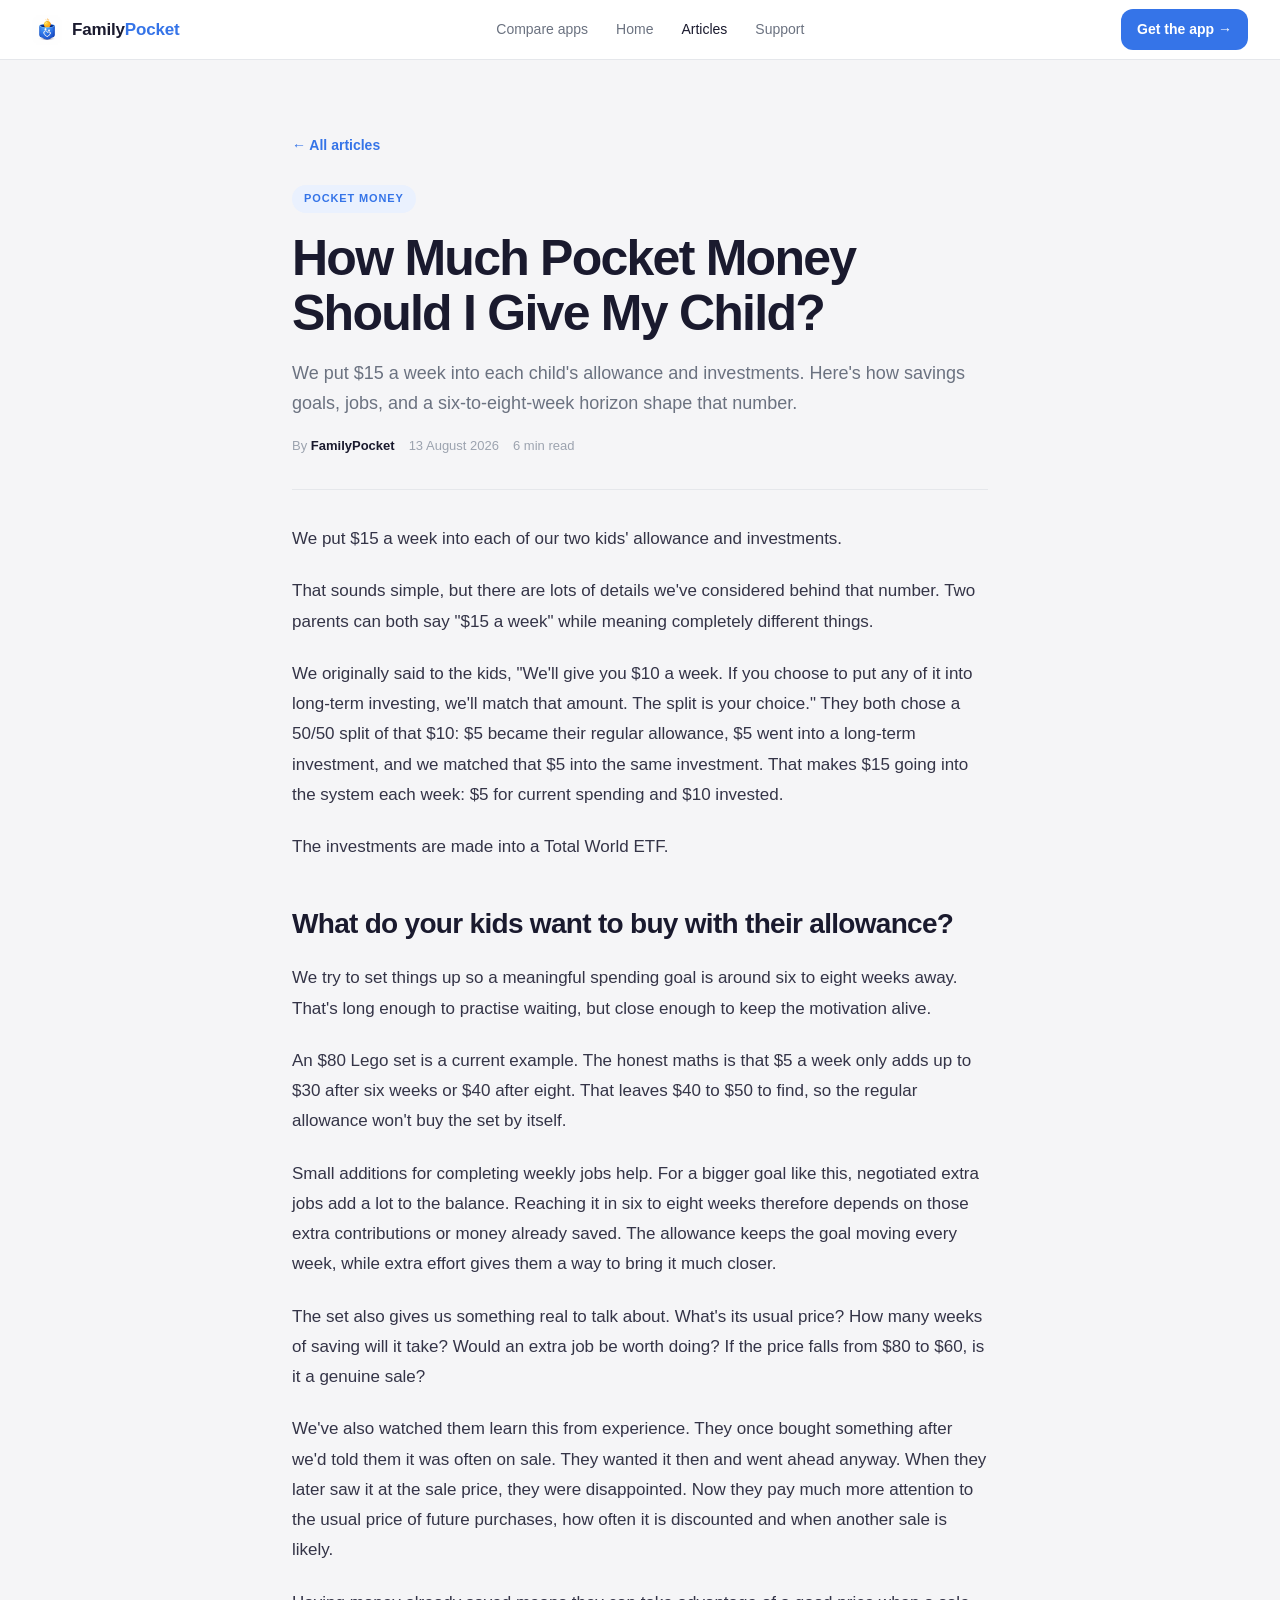
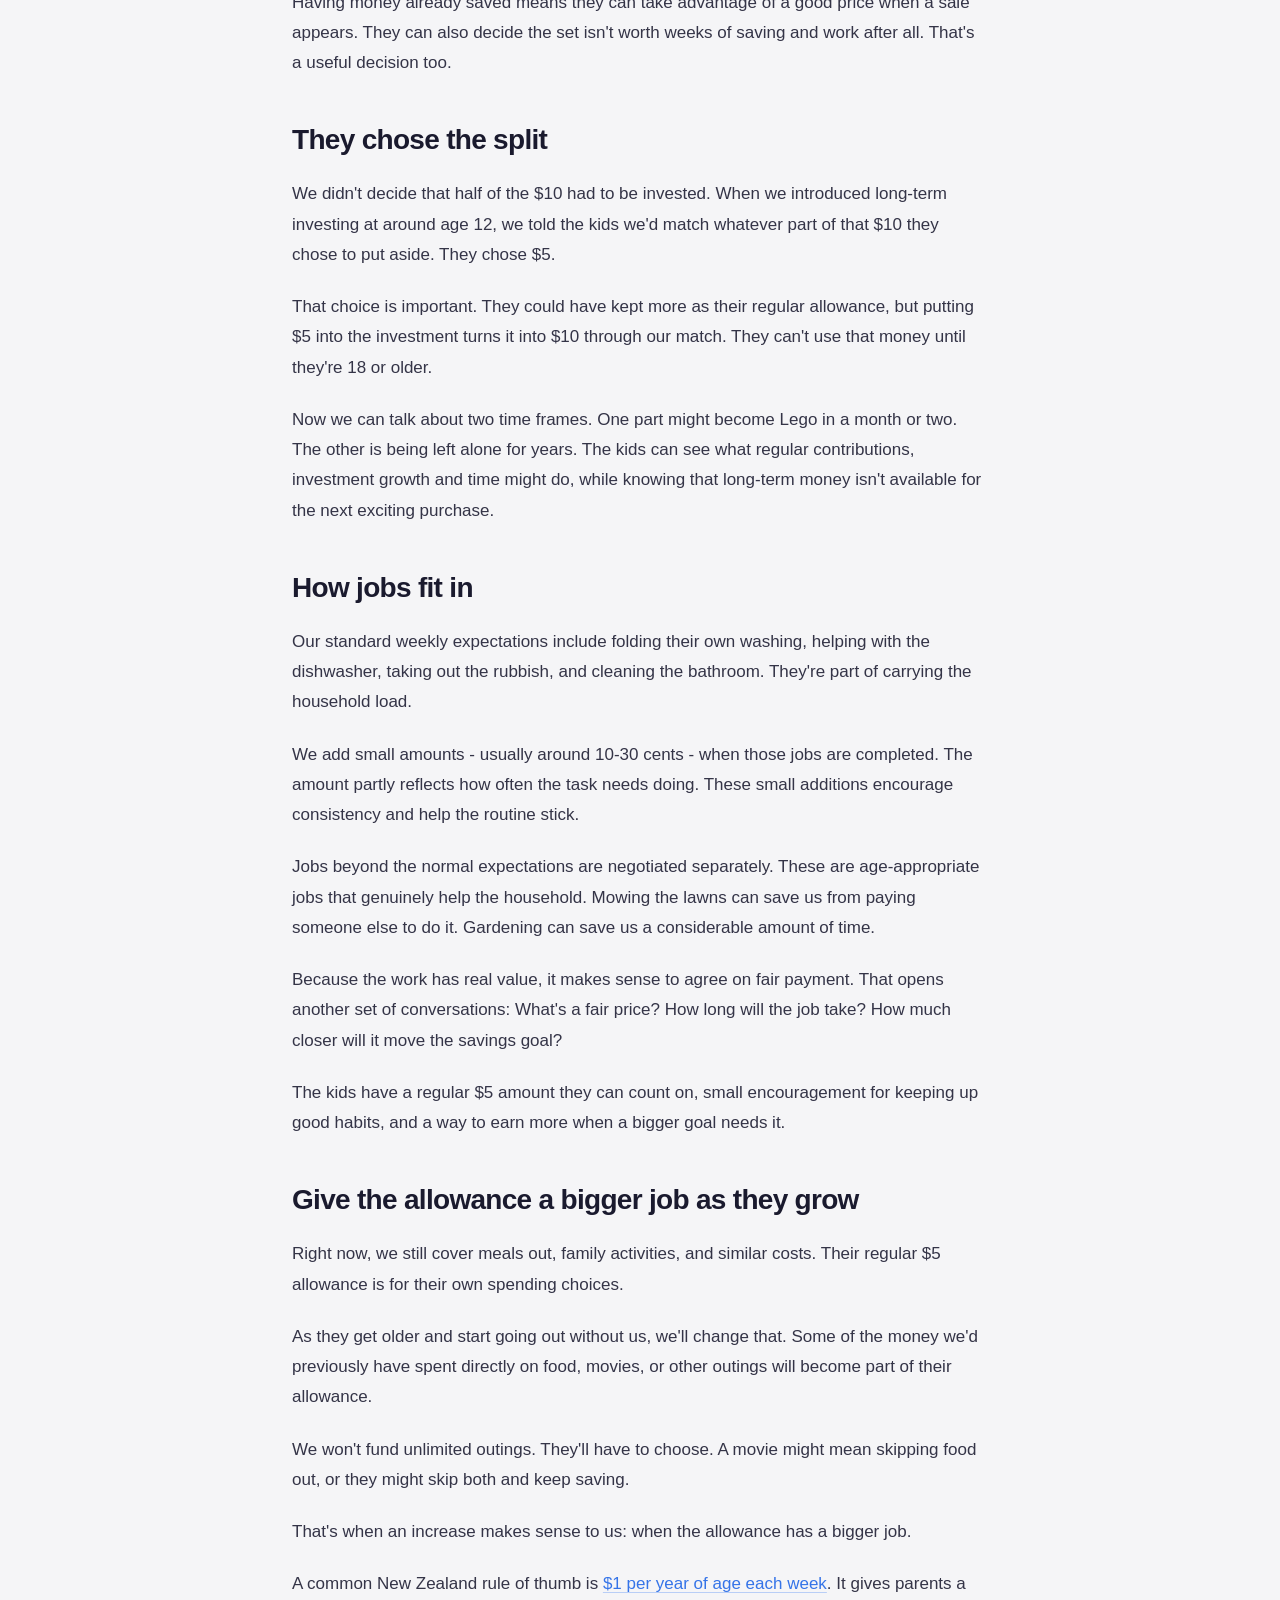
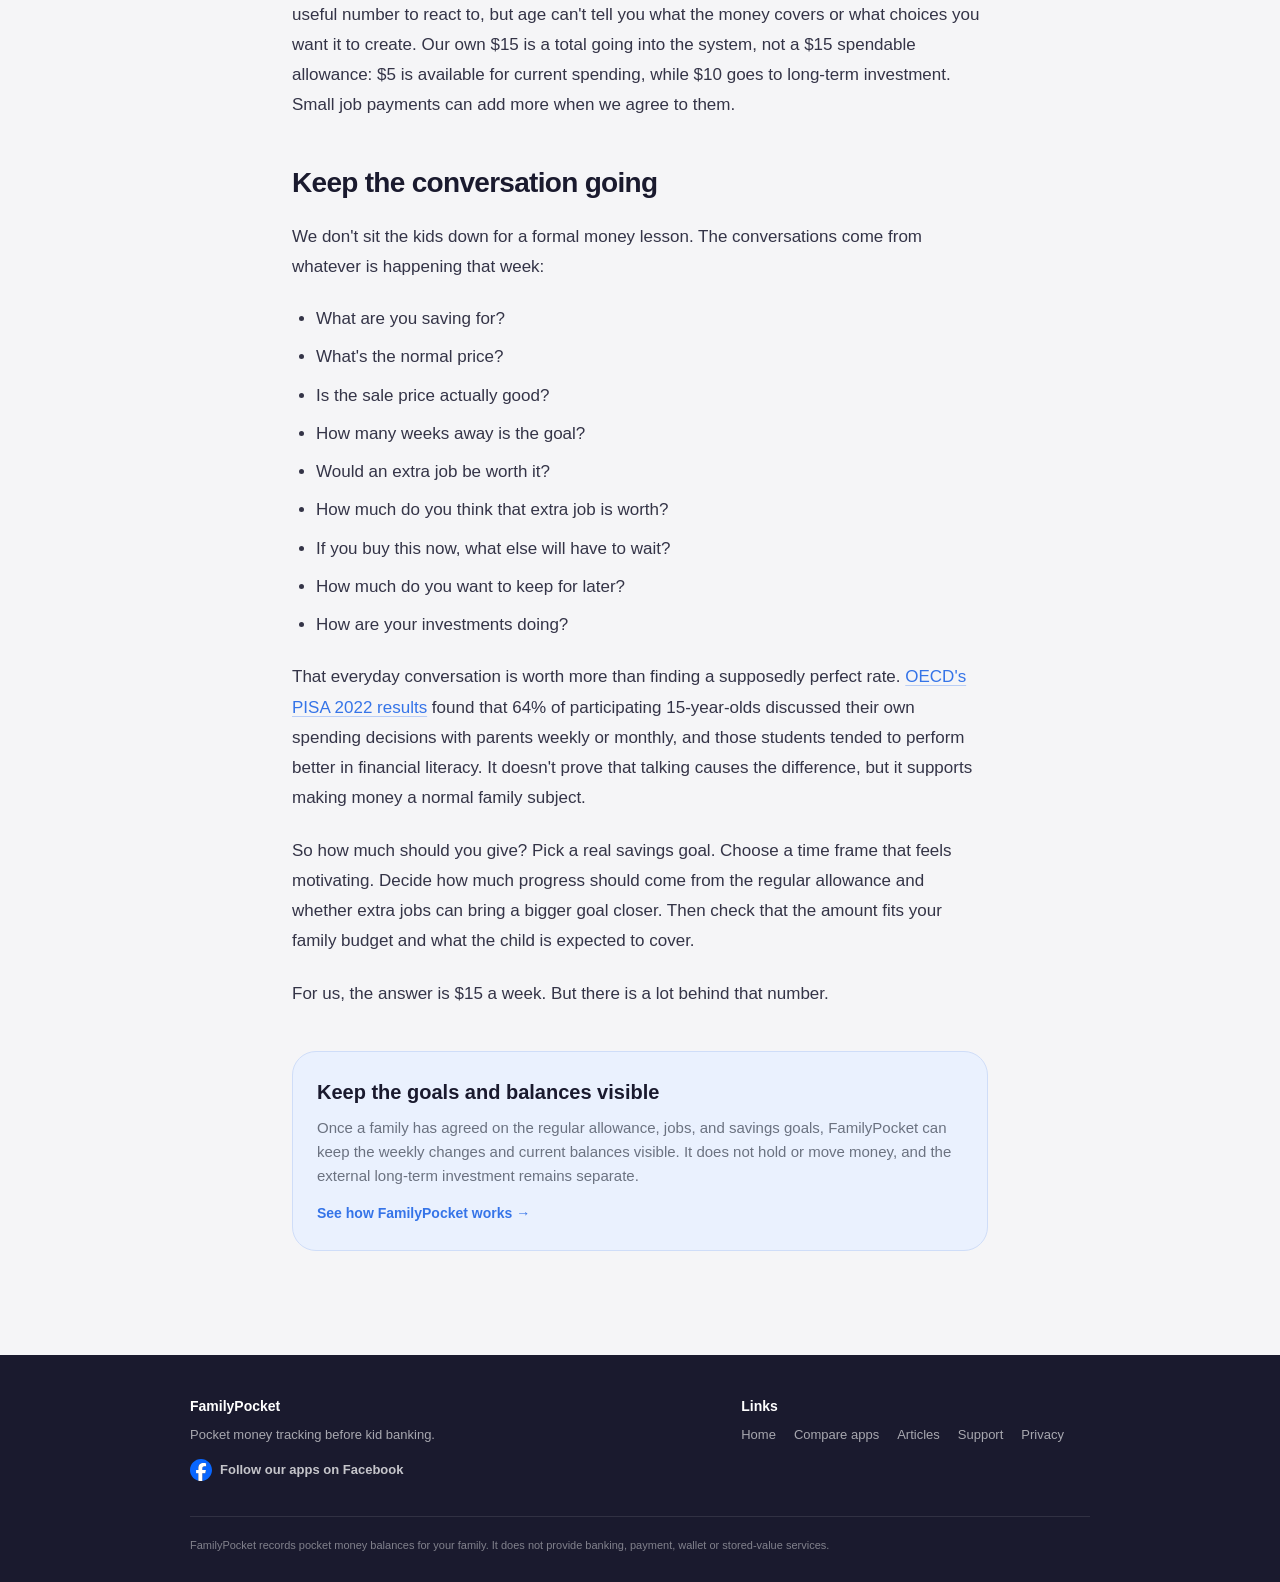
<file: articles/how-much-pocket-money-should-i-give-my-child/index.html>
<!DOCTYPE html>
<html lang="en">
<head>
  <meta charset="UTF-8" />
  <meta name="viewport" content="width=device-width, initial-scale=1.0" />
  <title>How Much Pocket Money Should I Give My Child? | FamilyPocket</title>
  <meta name="description" content="We put $15 a week into each child's allowance and investments. Here's how savings goals, jobs, and a six-to-eight-week horizon shape that number." />
  <meta name="author" content="FamilyPocket" />
  <meta property="og:title" content="How Much Pocket Money Should I Give My Child?" />
  <meta property="og:description" content="We put $15 a week into each child's allowance and investments. Here's how savings goals, jobs, and a six-to-eight-week horizon shape that number." />
  <meta property="og:type" content="article" />
  <meta property="og:image" content="https://www.familypocket.co.nz/app-icon.png" />
  <meta property="og:url" content="https://www.familypocket.co.nz/articles/how-much-pocket-money-should-i-give-my-child/" />
  <meta property="article:published_time" content="2026-08-13" />
  <meta property="article:modified_time" content="2026-08-13" />
  <meta name="twitter:card" content="summary" />
  <meta name="twitter:title" content="How Much Pocket Money Should I Give My Child?" />
  <meta name="twitter:description" content="We put $15 a week into each child's allowance and investments. Here's how savings goals, jobs, and a six-to-eight-week horizon shape that number." />
  <meta name="twitter:image" content="https://www.familypocket.co.nz/app-icon.png" />
  <link rel="icon" href="/app-icon-small.png" />
  <link rel="canonical" href="https://www.familypocket.co.nz/articles/how-much-pocket-money-should-i-give-my-child/" />
  <link rel="stylesheet" href="/articles/styles.css" />
  <script type="application/ld+json">
  {
    "@context": "https://schema.org",
    "@type": "Article",
    "headline": "How Much Pocket Money Should I Give My Child?",
    "description": "We put $15 a week into each child's allowance and investments. Here's how savings goals, jobs, and a six-to-eight-week horizon shape that number.",
    "datePublished": "2026-08-13",
    "dateModified": "2026-08-13",
    "mainEntityOfPage": "https://www.familypocket.co.nz/articles/how-much-pocket-money-should-i-give-my-child/",
    "author": {
      "@type": "Organization",
      "name": "FamilyPocket",
      "url": "https://www.familypocket.co.nz/"
    },
    "publisher": {
      "@type": "Organization",
      "name": "FamilyPocket",
      "url": "https://www.familypocket.co.nz/",
      "logo": {
        "@type": "ImageObject",
        "url": "https://www.familypocket.co.nz/app-icon.png"
      }
    }
  }
  </script>
  <link rel="stylesheet" href="/comparison-links.css" />
</head>
<body>
  <nav class="site-nav" aria-label="Primary navigation">
    <a class="nav-brand" href="/">
      <img src="/app-icon-small.png" alt="" />
      <span>Family<b>Pocket</b></span>
    </a>
    <div class="nav-links">
      <a href="/articles/compare-pocket-money-apps/">Compare apps</a>
      <a href="/">Home</a>
      <a href="/articles/" aria-current="page">Articles</a>
      <a href="/support.html">Support</a>
    </div>
    <a class="nav-cta" href="/">Get the app →</a>
  </nav>

  <main class="article-shell">
    <a class="article-back" href="/articles/">← All articles</a>
    <article>
      <header class="article-header">
        <span class="eyebrow">Pocket money</span>
        <h1>How Much Pocket Money Should I Give My Child?</h1>
        <p class="article-dek">We put $15 a week into each child's allowance and investments. Here's how savings goals, jobs, and a six-to-eight-week horizon shape that number.</p>
        <div class="article-byline">
          <span>By <strong>FamilyPocket</strong></span>
          <span><time datetime="2026-08-13">13 August 2026</time></span>
          <span>6 min read</span>
        </div>
      </header>

      <div class="article-body">
        <p>We put $15 a week into each of our two kids' allowance and investments.</p>

        <p>That sounds simple, but there are lots of details we've considered behind that number. Two parents can both say "$15 a week" while meaning completely different things.</p>

        <p>We originally said to the kids, "We'll give you $10 a week. If you choose to put any of it into long-term investing, we'll match that amount. The split is your choice." They both chose a 50/50 split of that $10: $5 became their regular allowance, $5 went into a long-term investment, and we matched that $5 into the same investment. That makes $15 going into the system each week: $5 for current spending and $10 invested.</p>

        <p>The investments are made into a Total World ETF.</p>

        <h2>What do your kids want to buy with their allowance?</h2>

        <p>We try to set things up so a meaningful spending goal is around six to eight weeks away. That's long enough to practise waiting, but close enough to keep the motivation alive.</p>

        <p>An $80 Lego set is a current example. The honest maths is that $5 a week only adds up to $30 after six weeks or $40 after eight. That leaves $40 to $50 to find, so the regular allowance won't buy the set by itself.</p>

        <p>Small additions for completing weekly jobs help. For a bigger goal like this, negotiated extra jobs add a lot to the balance. Reaching it in six to eight weeks therefore depends on those extra contributions or money already saved. The allowance keeps the goal moving every week, while extra effort gives them a way to bring it much closer.</p>

        <p>The set also gives us something real to talk about. What's its usual price? How many weeks of saving will it take? Would an extra job be worth doing? If the price falls from $80 to $60, is it a genuine sale?</p>

        <p>We've also watched them learn this from experience. They once bought something after we'd told them it was often on sale. They wanted it then and went ahead anyway. When they later saw it at the sale price, they were disappointed. Now they pay much more attention to the usual price of future purchases, how often it is discounted and when another sale is likely.</p>

        <p>Having money already saved means they can take advantage of a good price when a sale appears. They can also decide the set isn't worth weeks of saving and work after all. That's a useful decision too.</p>

        <h2>They chose the split</h2>

        <p>We didn't decide that half of the $10 had to be invested. When we introduced long-term investing at around age 12, we told the kids we'd match whatever part of that $10 they chose to put aside. They chose $5.</p>

        <p>That choice is important. They could have kept more as their regular allowance, but putting $5 into the investment turns it into $10 through our match. They can't use that money until they're 18 or older.</p>

        <p>Now we can talk about two time frames. One part might become Lego in a month or two. The other is being left alone for years. The kids can see what regular contributions, investment growth and time might do, while knowing that long-term money isn't available for the next exciting purchase.</p>

        <h2>How jobs fit in</h2>

        <p>Our standard weekly expectations include folding their own washing, helping with the dishwasher, taking out the rubbish, and cleaning the bathroom. They're part of carrying the household load.</p>

        <p>We add small amounts - usually around 10-30 cents - when those jobs are completed. The amount partly reflects how often the task needs doing. These small additions encourage consistency and help the routine stick.</p>

        <p>Jobs beyond the normal expectations are negotiated separately. These are age-appropriate jobs that genuinely help the household. Mowing the lawns can save us from paying someone else to do it. Gardening can save us a considerable amount of time.</p>

        <p>Because the work has real value, it makes sense to agree on fair payment. That opens another set of conversations: What's a fair price? How long will the job take? How much closer will it move the savings goal?</p>

        <p>The kids have a regular $5 amount they can count on, small encouragement for keeping up good habits, and a way to earn more when a bigger goal needs it.</p>

        <h2>Give the allowance a bigger job as they grow</h2>

        <p>Right now, we still cover meals out, family activities, and similar costs. Their regular $5 allowance is for their own spending choices.</p>

        <p>As they get older and start going out without us, we'll change that. Some of the money we'd previously have spent directly on food, movies, or other outings will become part of their allowance.</p>

        <p>We won't fund unlimited outings. They'll have to choose. A movie might mean skipping food out, or they might skip both and keep saving.</p>

        <p>That's when an increase makes sense to us: when the allowance has a bigger job.</p>

        <p>A common New Zealand rule of thumb is <a href="https://www.interest.co.nz/personal-finance/129770/lynda-moore-says-there-no-one-size-fits-all-solution-giving-children-pocket">$1 per year of age each week</a>. It gives parents a useful number to react to, but age can't tell you what the money covers or what choices you want it to create. Our own $15 is a total going into the system, not a $15 spendable allowance: $5 is available for current spending, while $10 goes to long-term investment. Small job payments can add more when we agree to them.</p>

        <h2>Keep the conversation going</h2>

        <p>We don't sit the kids down for a formal money lesson. The conversations come from whatever is happening that week:</p>

        <ul>
          <li>What are you saving for?</li>
          <li>What's the normal price?</li>
          <li>Is the sale price actually good?</li>
          <li>How many weeks away is the goal?</li>
          <li>Would an extra job be worth it?</li>
          <li>How much do you think that extra job is worth?</li>
          <li>If you buy this now, what else will have to wait?</li>
          <li>How much do you want to keep for later?</li>
          <li>How are your investments doing?</li>
        </ul>

        <p>That everyday conversation is worth more than finding a supposedly perfect rate. <a href="https://www.oecd.org/en/publications/pisa-2022-results-volume-iv_5a849c2a-en/full-report/component-11.html">OECD's PISA 2022 results</a> found that 64% of participating 15-year-olds discussed their own spending decisions with parents weekly or monthly, and those students tended to perform better in financial literacy. It doesn't prove that talking causes the difference, but it supports making money a normal family subject.</p>

        <p>So how much should you give? Pick a real savings goal. Choose a time frame that feels motivating. Decide how much progress should come from the regular allowance and whether extra jobs can bring a bigger goal closer. Then check that the amount fits your family budget and what the child is expected to cover.</p>

        <p>For us, the answer is $15 a week. But there is a lot behind that number.</p>
      </div>

      <aside class="article-app-note" aria-labelledby="app-note-heading">
        <h2 id="app-note-heading">Keep the goals and balances visible</h2>
        <p>Once a family has agreed on the regular allowance, jobs, and savings goals, FamilyPocket can keep the weekly changes and current balances visible. It does not hold or move money, and the external long-term investment remains separate.</p>
        <a href="/">See how FamilyPocket works →</a>
      </aside>
    </article>
  </main>

  <footer class="site-footer">
    <div class="footer-grid">
      <div class="footer-col">
        <h2>FamilyPocket</h2>
        <p>Pocket money tracking before kid banking.</p>
        <a class="footer-facebook" href="https://www.facebook.com/profile.php?id=61593134020857" target="_blank" rel="noopener noreferrer">
          <img src="/facebook-icon.svg" alt="" />
          <span>Follow our apps on Facebook</span>
        </a>
      </div>
      <div class="footer-col">
        <h2>Links</h2>
        <ul class="footer-links">
          <li><a href="/">Home</a></li>
          <li><a href="/articles/compare-pocket-money-apps/">Compare apps</a></li>
        <li><a href="/articles/">Articles</a></li>
          <li><a href="/support.html">Support</a></li>
          <li><a href="/privacy.html">Privacy</a></li>
        </ul>
      </div>
    </div>
    <div class="footer-legal">FamilyPocket records pocket money balances for your family. It does not provide banking, payment, wallet or stored-value services.</div>
  </footer>
</body>
</html>
</file>
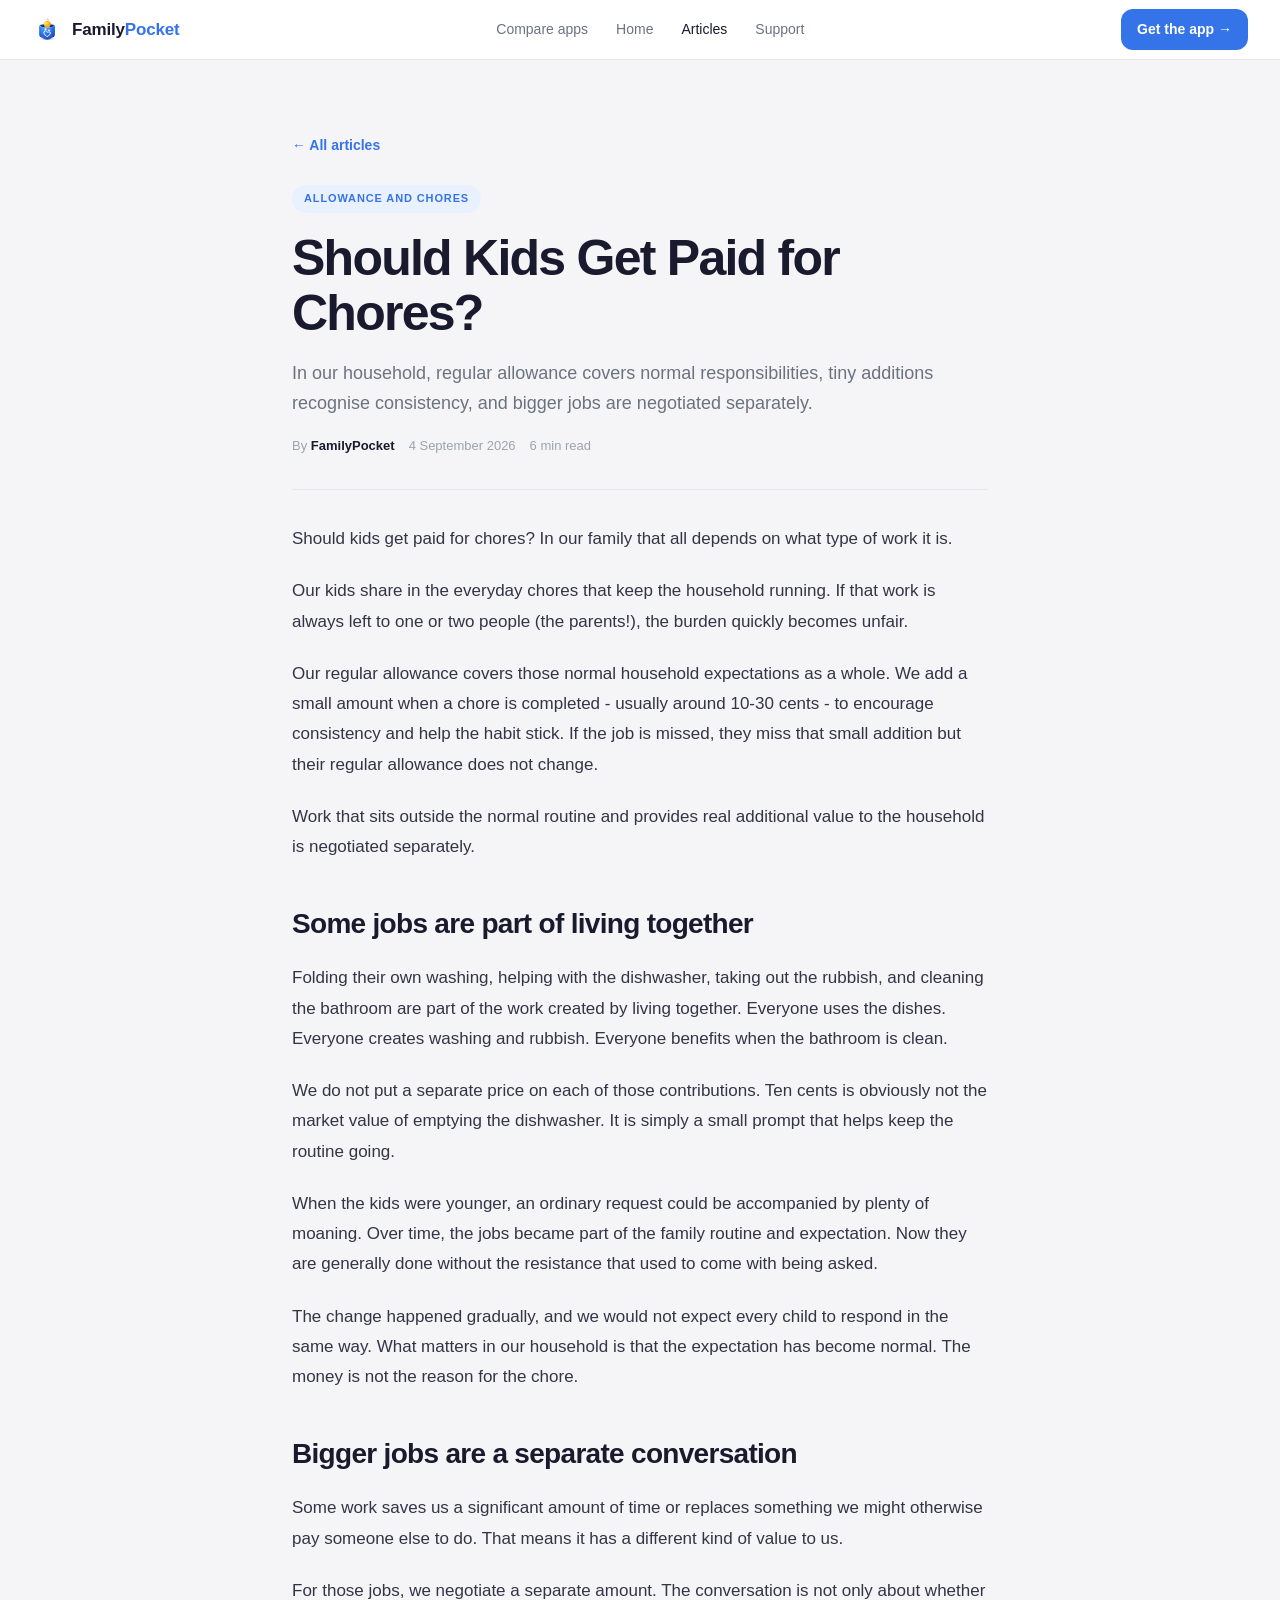
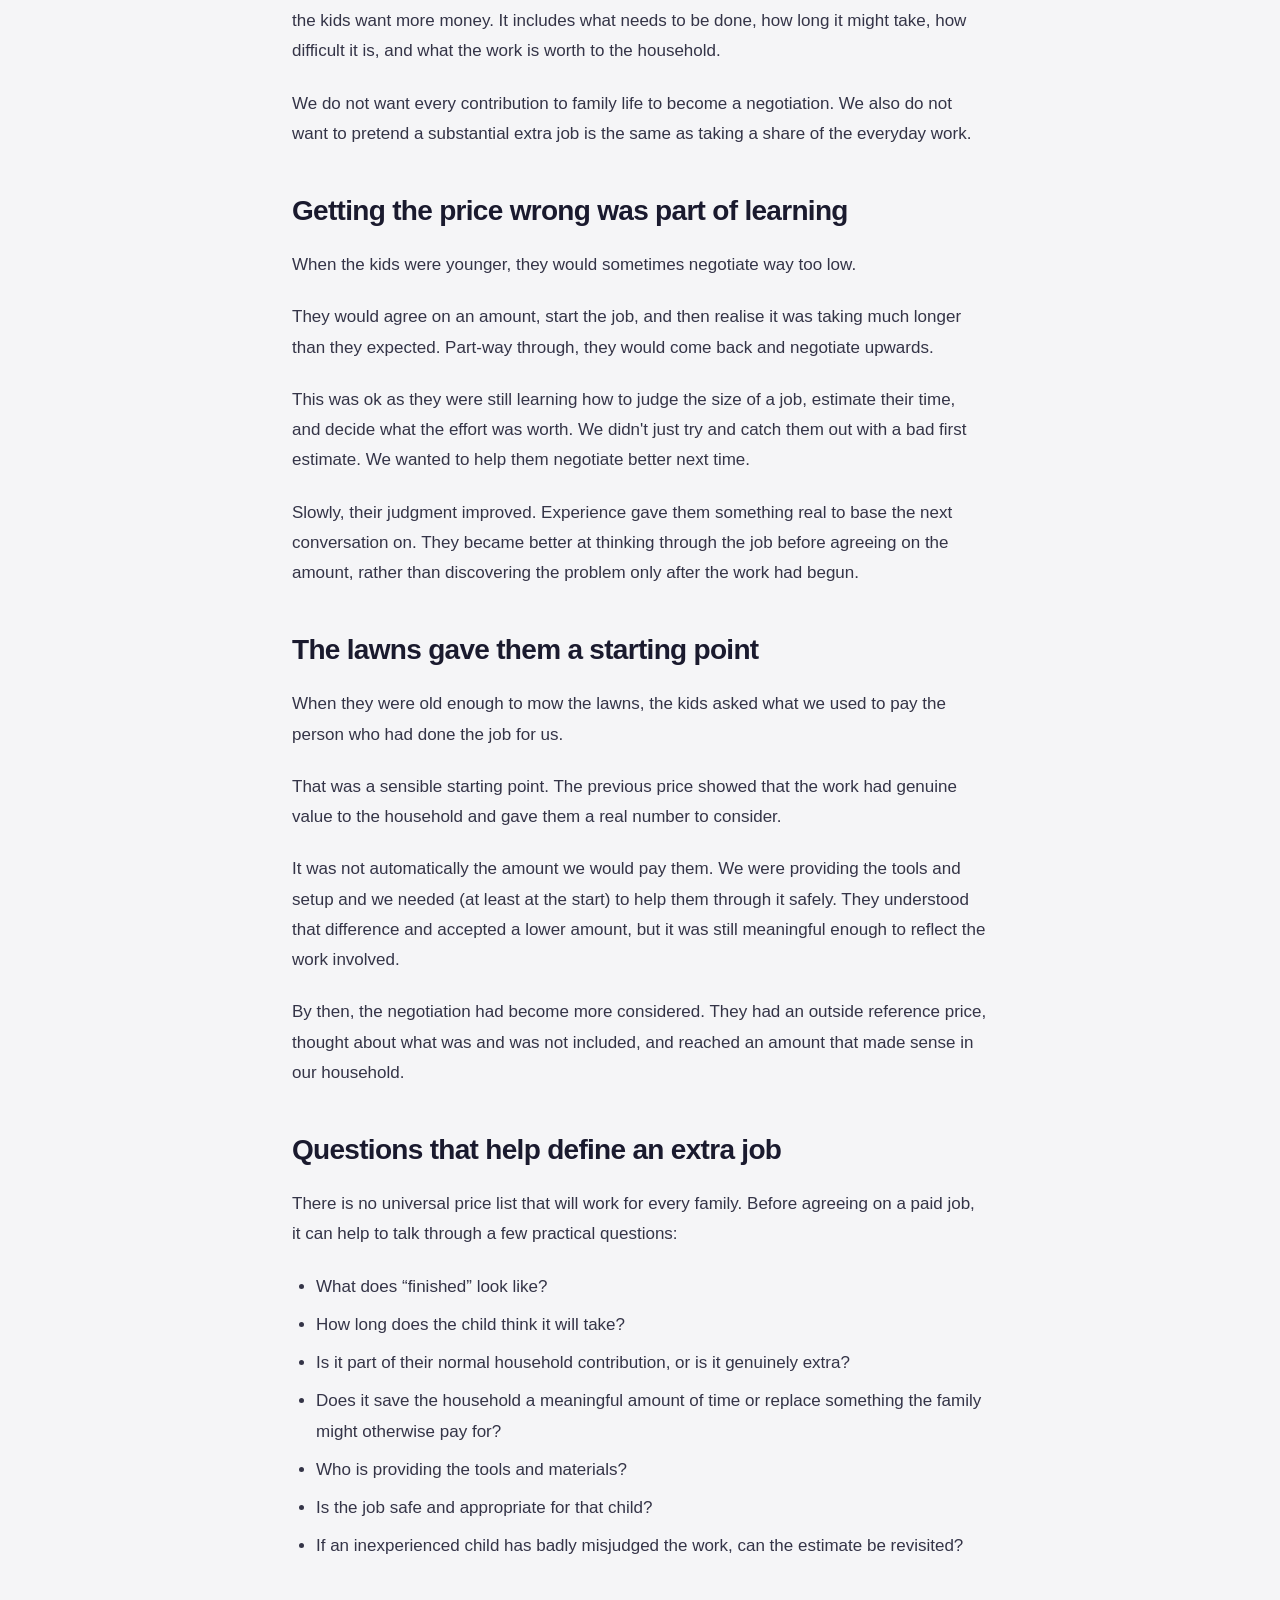
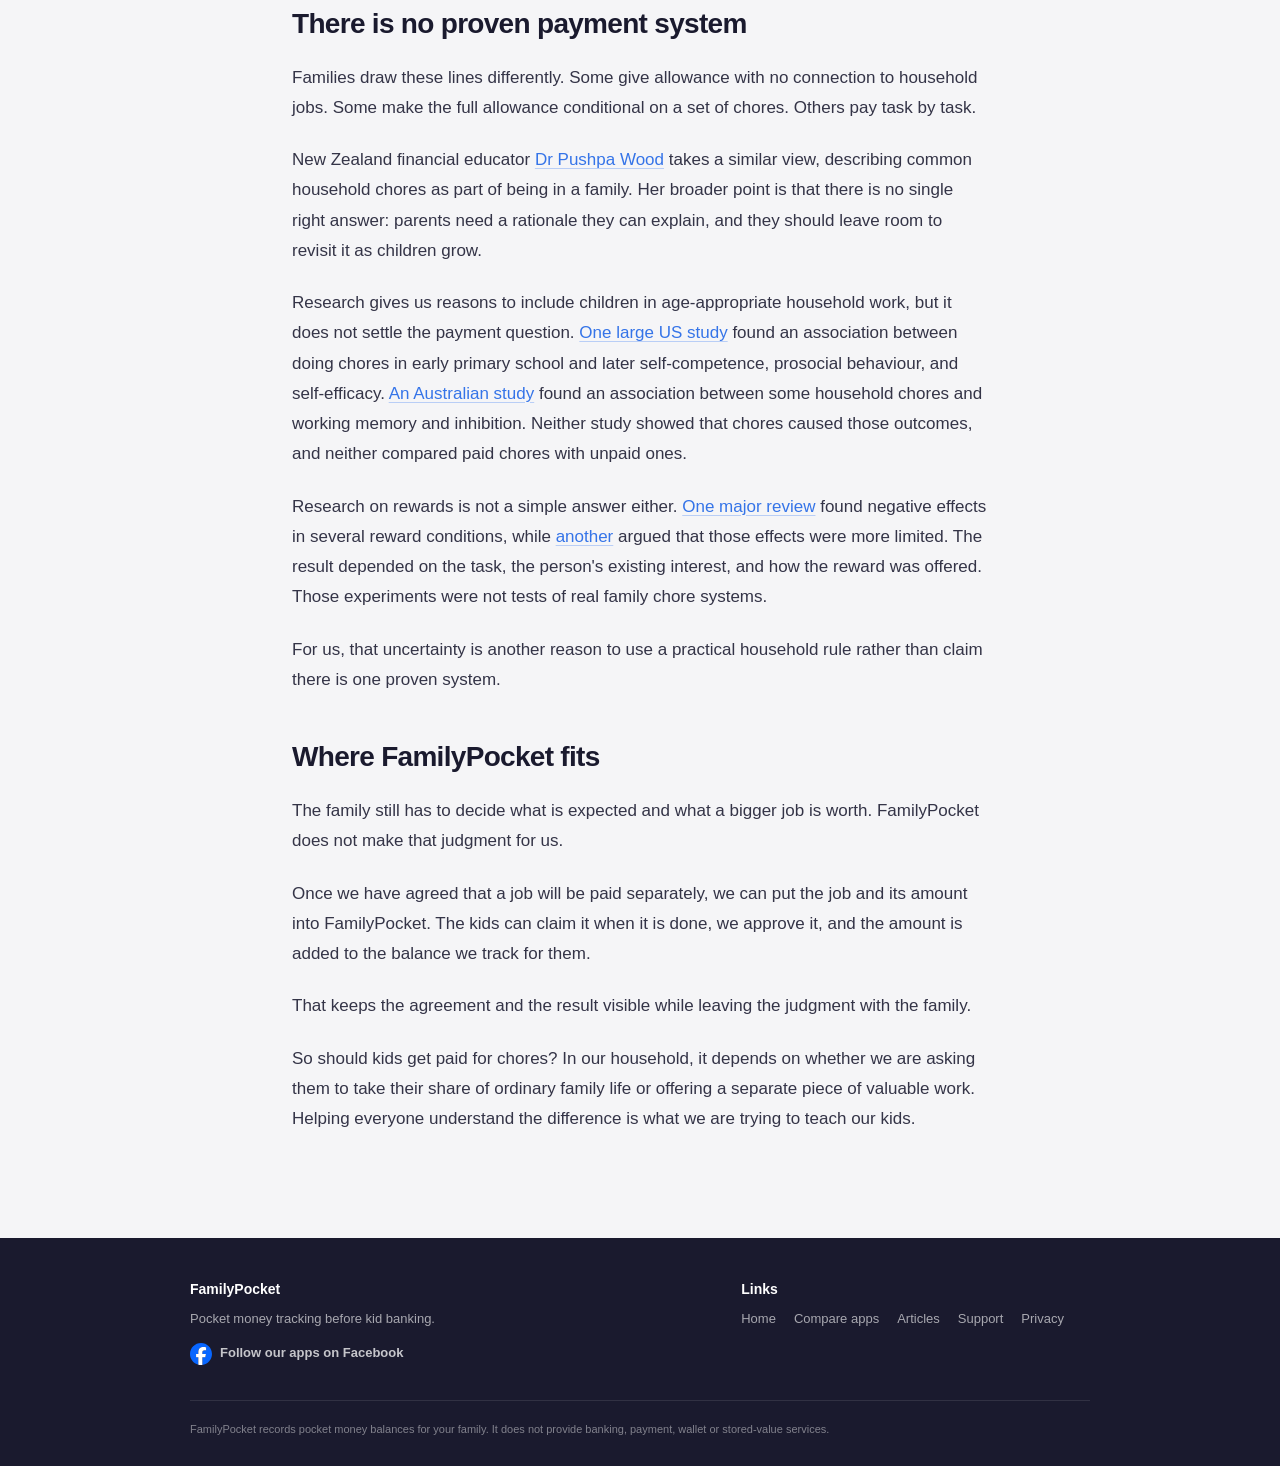
<file: articles/should-kids-get-paid-for-chores/index.html>
<!DOCTYPE html>
<html lang="en">
<head>
  <meta charset="UTF-8" />
  <meta name="viewport" content="width=device-width, initial-scale=1.0" />
  <title>Should Kids Get Paid for Chores? | FamilyPocket</title>
  <meta name="description" content="In our household, regular allowance covers normal responsibilities, tiny additions recognise consistency, and bigger jobs are negotiated separately." />
  <meta name="author" content="FamilyPocket" />
  <meta property="og:title" content="Should Kids Get Paid for Chores?" />
  <meta property="og:description" content="In our household, regular allowance covers normal responsibilities, tiny additions recognise consistency, and bigger jobs are negotiated separately." />
  <meta property="og:type" content="article" />
  <meta property="og:image" content="https://www.familypocket.co.nz/app-icon.png" />
  <meta property="og:url" content="https://www.familypocket.co.nz/articles/should-kids-get-paid-for-chores/" />
  <meta property="article:published_time" content="2026-09-04" />
  <meta property="article:modified_time" content="2026-09-04" />
  <meta name="twitter:card" content="summary" />
  <meta name="twitter:title" content="Should Kids Get Paid for Chores?" />
  <meta name="twitter:description" content="In our household, regular allowance covers normal responsibilities, tiny additions recognise consistency, and bigger jobs are negotiated separately." />
  <meta name="twitter:image" content="https://www.familypocket.co.nz/app-icon.png" />
  <link rel="icon" href="/app-icon-small.png" />
  <link rel="canonical" href="https://www.familypocket.co.nz/articles/should-kids-get-paid-for-chores/" />
  <link rel="stylesheet" href="/articles/styles.css" />
  <script type="application/ld+json">
  {
    "@context": "https://schema.org",
    "@type": "Article",
    "headline": "Should Kids Get Paid for Chores?",
    "description": "In our household, regular allowance covers normal responsibilities, tiny additions recognise consistency, and bigger jobs are negotiated separately.",
    "datePublished": "2026-09-04",
    "dateModified": "2026-09-04",
    "mainEntityOfPage": "https://www.familypocket.co.nz/articles/should-kids-get-paid-for-chores/",
    "author": {
      "@type": "Organization",
      "name": "FamilyPocket",
      "url": "https://www.familypocket.co.nz/"
    },
    "publisher": {
      "@type": "Organization",
      "name": "FamilyPocket",
      "url": "https://www.familypocket.co.nz/",
      "logo": {
        "@type": "ImageObject",
        "url": "https://www.familypocket.co.nz/app-icon.png"
      }
    }
  }
  </script>
  <link rel="stylesheet" href="/comparison-links.css" />
</head>
<body>
  <nav class="site-nav" aria-label="Primary navigation">
    <a class="nav-brand" href="/">
      <img src="/app-icon-small.png" alt="" />
      <span>Family<b>Pocket</b></span>
    </a>
    <div class="nav-links">
      <a href="/articles/compare-pocket-money-apps/">Compare apps</a>
      <a href="/">Home</a>
      <a href="/articles/" aria-current="page">Articles</a>
      <a href="/support.html">Support</a>
    </div>
    <a class="nav-cta" href="/">Get the app →</a>
  </nav>

  <main class="article-shell">
    <a class="article-back" href="/articles/">← All articles</a>
    <article>
      <header class="article-header">
        <span class="eyebrow">Allowance and chores</span>
        <h1>Should Kids Get Paid for Chores?</h1>
        <p class="article-dek">In our household, regular allowance covers normal responsibilities, tiny additions recognise consistency, and bigger jobs are negotiated separately.</p>
        <div class="article-byline">
          <span>By <strong>FamilyPocket</strong></span>
          <span><time datetime="2026-09-04">4 September 2026</time></span>
          <span>6 min read</span>
        </div>
      </header>

      <div class="article-body">
        <p>Should kids get paid for chores? In our family that all depends on what type of work it is.</p>

        <p>Our kids share in the everyday chores that keep the household running. If that work is always left to one or two people (the parents!), the burden quickly becomes unfair.</p>

        <p>Our regular allowance covers those normal household expectations as a whole. We add a small amount when a chore is completed - usually around 10-30 cents - to encourage consistency and help the habit stick. If the job is missed, they miss that small addition but their regular allowance does not change.</p>

        <p>Work that sits outside the normal routine and provides real additional value to the household is negotiated separately.</p>

        <h2>Some jobs are part of living together</h2>

        <p>Folding their own washing, helping with the dishwasher, taking out the rubbish, and cleaning the bathroom are part of the work created by living together. Everyone uses the dishes. Everyone creates washing and rubbish. Everyone benefits when the bathroom is clean.</p>

        <p>We do not put a separate price on each of those contributions. Ten cents is obviously not the market value of emptying the dishwasher. It is simply a small prompt that helps keep the routine going.</p>

        <p>When the kids were younger, an ordinary request could be accompanied by plenty of moaning. Over time, the jobs became part of the family routine and expectation. Now they are generally done without the resistance that used to come with being asked.</p>

        <p>The change happened gradually, and we would not expect every child to respond in the same way. What matters in our household is that the expectation has become normal. The money is not the reason for the chore.</p>

        <h2>Bigger jobs are a separate conversation</h2>

        <p>Some work saves us a significant amount of time or replaces something we might otherwise pay someone else to do. That means it has a different kind of value to us.</p>

        <p>For those jobs, we negotiate a separate amount. The conversation is not only about whether the kids want more money. It includes what needs to be done, how long it might take, how difficult it is, and what the work is worth to the household.</p>

        <p>We do not want every contribution to family life to become a negotiation. We also do not want to pretend a substantial extra job is the same as taking a share of the everyday work.</p>

        <h2>Getting the price wrong was part of learning</h2>

        <p>When the kids were younger, they would sometimes negotiate way too low.</p>

        <p>They would agree on an amount, start the job, and then realise it was taking much longer than they expected. Part-way through, they would come back and negotiate upwards.</p>

        <p>This was ok as they were still learning how to judge the size of a job, estimate their time, and decide what the effort was worth. We didn't just try and catch them out with a bad first estimate. We wanted to help them negotiate better next time.</p>

        <p>Slowly, their judgment improved. Experience gave them something real to base the next conversation on. They became better at thinking through the job before agreeing on the amount, rather than discovering the problem only after the work had begun.</p>

        <h2>The lawns gave them a starting point</h2>

        <p>When they were old enough to mow the lawns, the kids asked what we used to pay the person who had done the job for us.</p>

        <p>That was a sensible starting point. The previous price showed that the work had genuine value to the household and gave them a real number to consider.</p>

        <p>It was not automatically the amount we would pay them. We were providing the tools and setup and we needed (at least at the start) to help them through it safely. They understood that difference and accepted a lower amount, but it was still meaningful enough to reflect the work involved.</p>

        <p>By then, the negotiation had become more considered. They had an outside reference price, thought about what was and was not included, and reached an amount that made sense in our household.</p>

        <h2>Questions that help define an extra job</h2>

        <p>There is no universal price list that will work for every family. Before agreeing on a paid job, it can help to talk through a few practical questions:</p>

        <ul>
          <li>What does “finished” look like?</li>
          <li>How long does the child think it will take?</li>
          <li>Is it part of their normal household contribution, or is it genuinely extra?</li>
          <li>Does it save the household a meaningful amount of time or replace something the family might otherwise pay for?</li>
          <li>Who is providing the tools and materials?</li>
          <li>Is the job safe and appropriate for that child?</li>
          <li>If an inexperienced child has badly misjudged the work, can the estimate be revisited?</li>
        </ul>

        <h2>There is no proven payment system</h2>

        <p>Families draw these lines differently. Some give allowance with no connection to household jobs. Some make the full allowance conditional on a set of chores. Others pay task by task.</p>

        <p>New Zealand financial educator <a href="https://www.massey.ac.nz/about/news/should-you-give-your-kids-pocket-money/">Dr Pushpa Wood</a> takes a similar view, describing common household chores as part of being in a family. Her broader point is that there is no single right answer: parents need a rationale they can explain, and they should leave room to revisit it as children grow.</p>

        <p>Research gives us reasons to include children in age-appropriate household work, but it does not settle the payment question. <a href="https://pubmed.ncbi.nlm.nih.gov/30507727/">One large US study</a> found an association between doing chores in early primary school and later self-competence, prosocial behaviour, and self-efficacy. <a href="https://pmc.ncbi.nlm.nih.gov/articles/PMC9796572/">An Australian study</a> found an association between some household chores and working memory and inhibition. Neither study showed that chores caused those outcomes, and neither compared paid chores with unpaid ones.</p>

        <p>Research on rewards is not a simple answer either. <a href="https://pubmed.ncbi.nlm.nih.gov/10589297/">One major review</a> found negative effects in several reward conditions, while <a href="https://pmc.ncbi.nlm.nih.gov/articles/PMC2731358/">another</a> argued that those effects were more limited. The result depended on the task, the person's existing interest, and how the reward was offered. Those experiments were not tests of real family chore systems.</p>

        <p>For us, that uncertainty is another reason to use a practical household rule rather than claim there is one proven system.</p>

        <h2>Where FamilyPocket fits</h2>

        <p>The family still has to decide what is expected and what a bigger job is worth. FamilyPocket does not make that judgment for us.</p>

        <p>Once we have agreed that a job will be paid separately, we can put the job and its amount into FamilyPocket. The kids can claim it when it is done, we approve it, and the amount is added to the balance we track for them.</p>

        <p>That keeps the agreement and the result visible while leaving the judgment with the family.</p>

        <p>So should kids get paid for chores? In our household, it depends on whether we are asking them to take their share of ordinary family life or offering a separate piece of valuable work. Helping everyone understand the difference is what we are trying to teach our kids.</p>
      </div>
    </article>
  </main>

  <footer class="site-footer">
    <div class="footer-grid">
      <div class="footer-col">
        <h2>FamilyPocket</h2>
        <p>Pocket money tracking before kid banking.</p>
        <a class="footer-facebook" href="https://www.facebook.com/profile.php?id=61593134020857" target="_blank" rel="noopener noreferrer">
          <img src="/facebook-icon.svg" alt="" />
          <span>Follow our apps on Facebook</span>
        </a>
      </div>
      <div class="footer-col">
        <h2>Links</h2>
        <ul class="footer-links">
          <li><a href="/">Home</a></li>
          <li><a href="/articles/compare-pocket-money-apps/">Compare apps</a></li>
        <li><a href="/articles/">Articles</a></li>
          <li><a href="/support.html">Support</a></li>
          <li><a href="/privacy.html">Privacy</a></li>
        </ul>
      </div>
    </div>
    <div class="footer-legal">FamilyPocket records pocket money balances for your family. It does not provide banking, payment, wallet or stored-value services.</div>
  </footer>
</body>
</html>
</file>
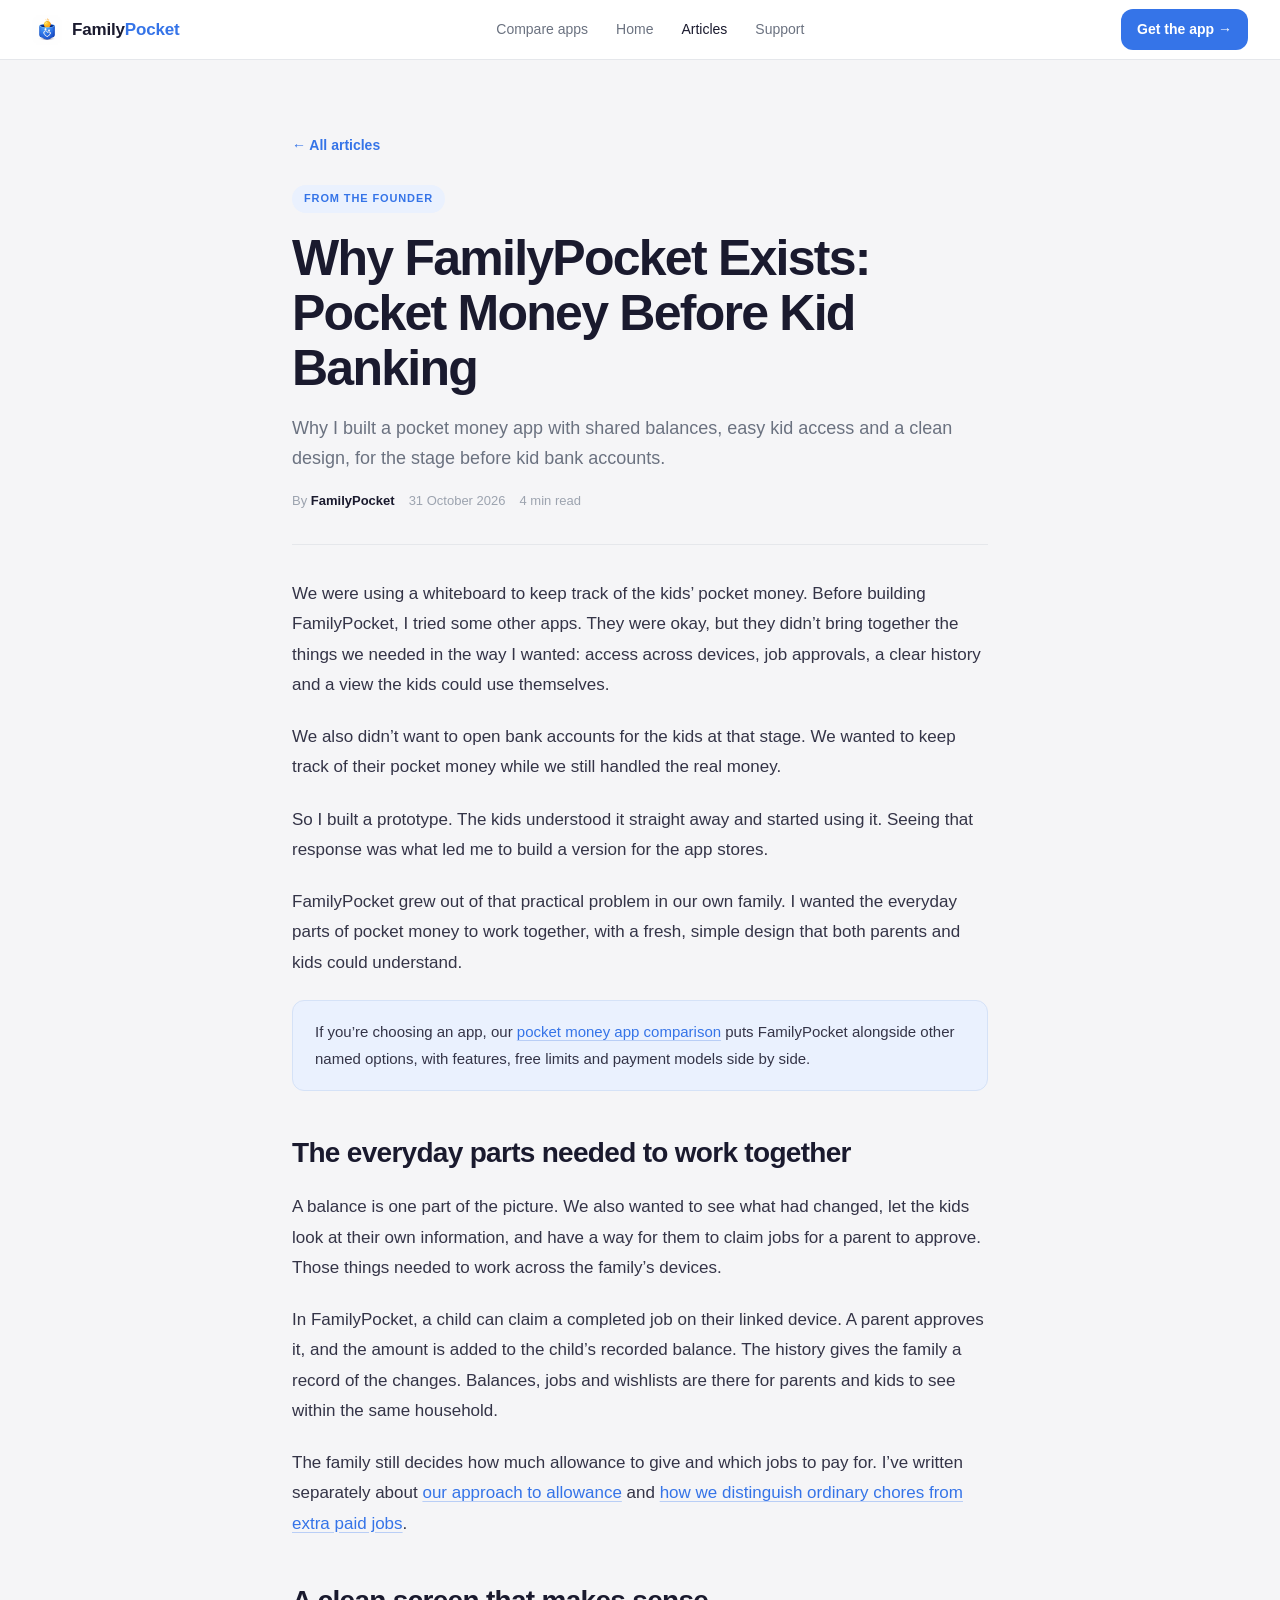
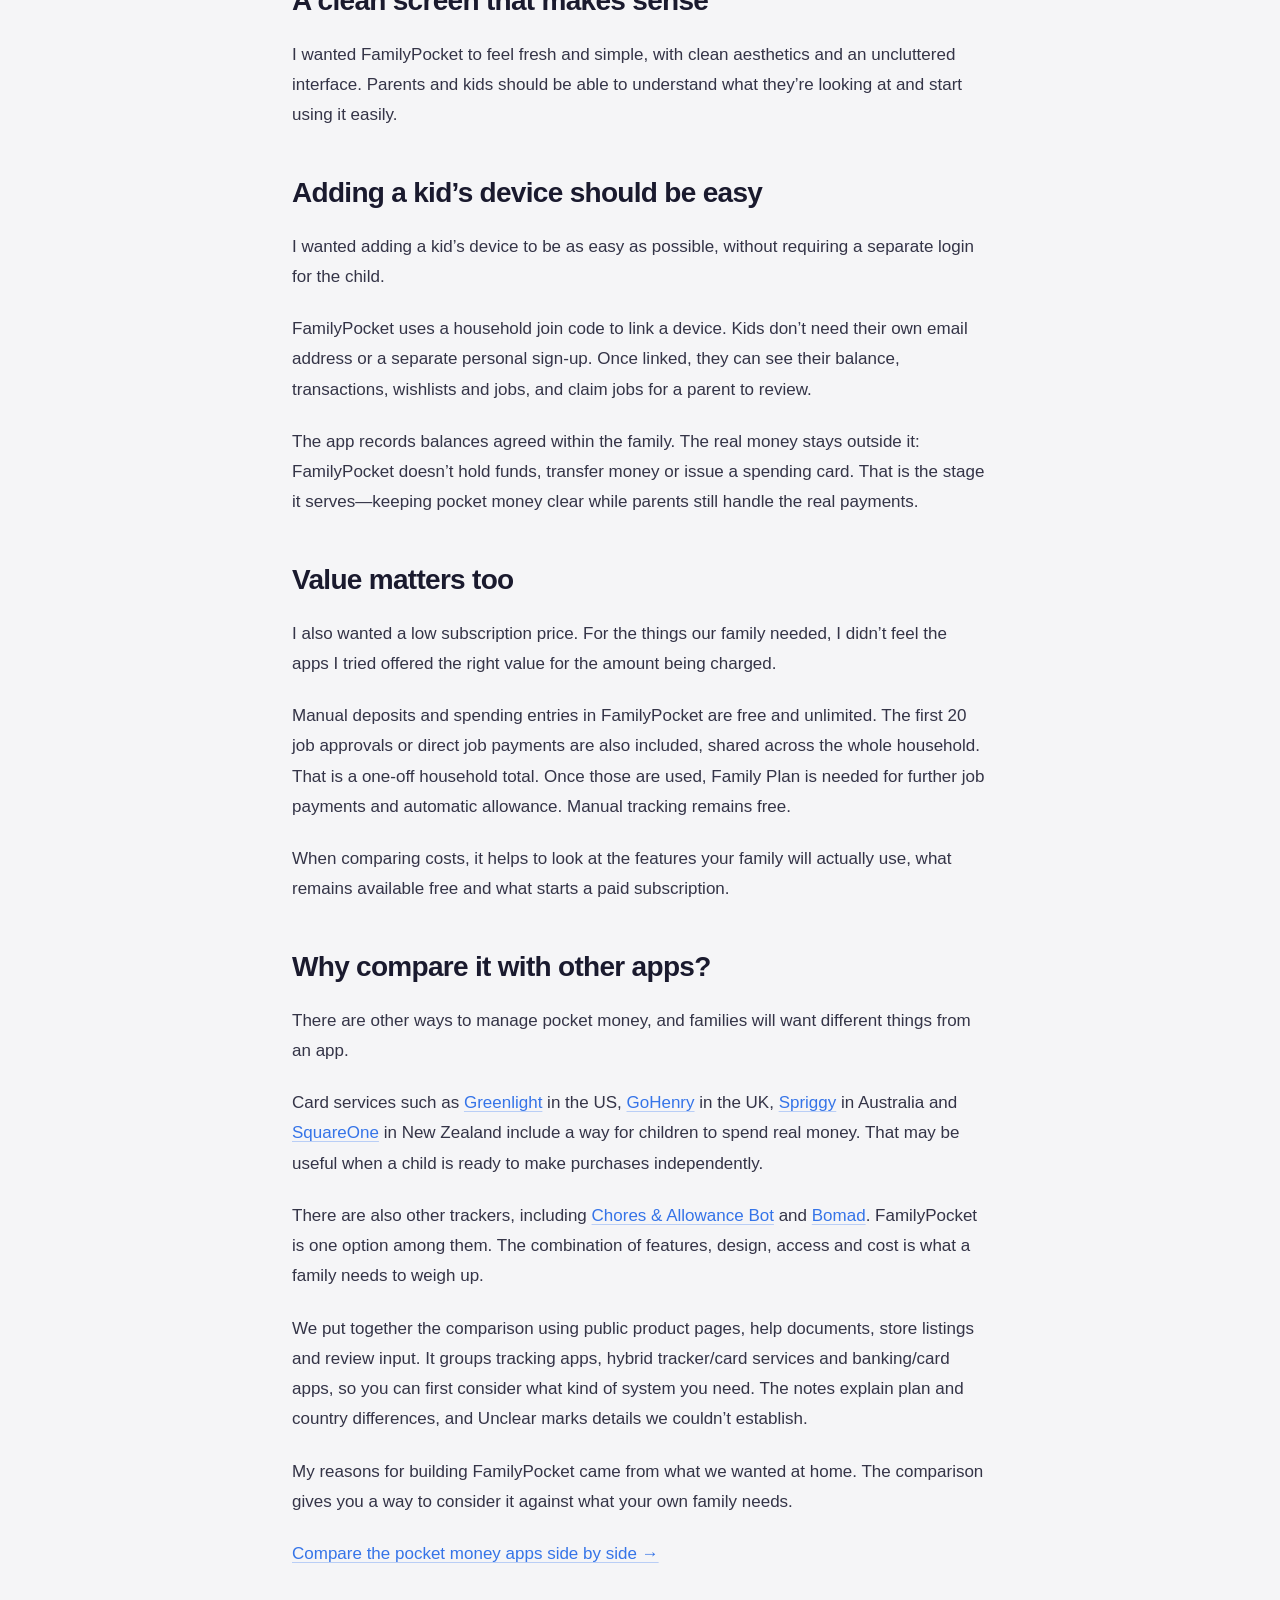
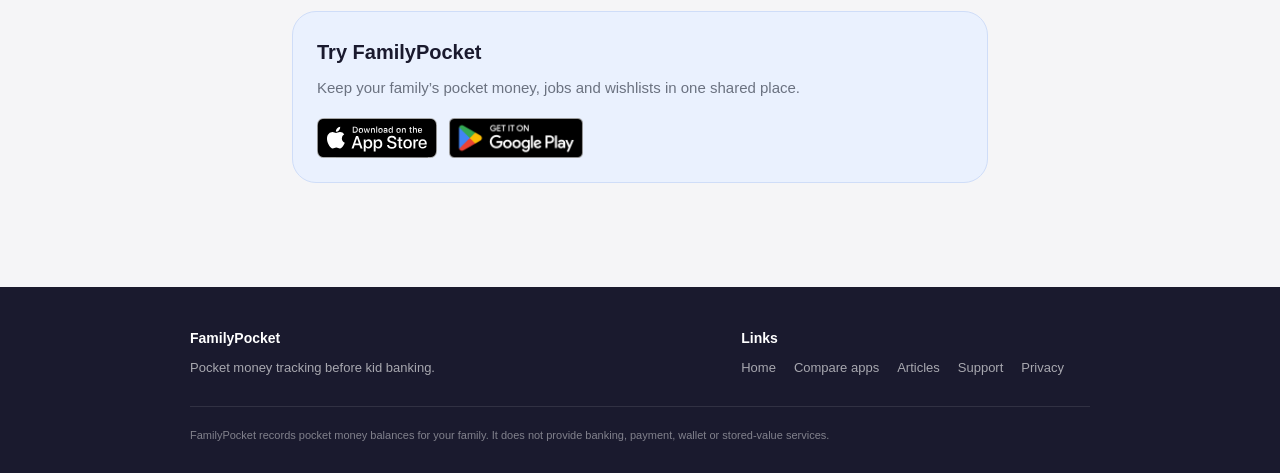
<file: articles/why-familypocket-exists/index.html>
<!DOCTYPE html>
<html lang="en">
<head>
  <meta charset="UTF-8" />
  <meta name="viewport" content="width=device-width, initial-scale=1.0" />
  <title>Why FamilyPocket Exists: Pocket Money Before Kid Banking | FamilyPocket</title>
  <meta name="description" content="Why I built a pocket money app with shared balances, easy kid access and a clean design, for the stage before kid bank accounts." />
  <meta name="author" content="FamilyPocket" />
  <meta property="og:title" content="Why FamilyPocket Exists: Pocket Money Before Kid Banking" />
  <meta property="og:description" content="Why I built a pocket money app with shared balances, easy kid access and a clean design, for the stage before kid bank accounts." />
  <meta property="og:type" content="article" />
  <meta property="og:image" content="https://www.familypocket.co.nz/app-icon.png" />
  <meta property="og:url" content="https://www.familypocket.co.nz/articles/why-familypocket-exists/" />
  <meta property="article:published_time" content="2026-10-31" />
  <meta property="article:modified_time" content="2026-10-31" />
  <meta name="twitter:card" content="summary" />
  <meta name="twitter:title" content="Why FamilyPocket Exists: Pocket Money Before Kid Banking" />
  <meta name="twitter:description" content="Why I built a pocket money app with shared balances, easy kid access and a clean design, for the stage before kid bank accounts." />
  <meta name="twitter:image" content="https://www.familypocket.co.nz/app-icon.png" />
  <link rel="icon" href="/app-icon-small.png" />
  <link rel="canonical" href="https://www.familypocket.co.nz/articles/why-familypocket-exists/" />
  <link rel="stylesheet" href="/articles/styles.css" />
  <link rel="stylesheet" href="/articles/why-familypocket-exists/story.css" />
  <script type="application/ld+json">
  {
    "@context": "https://schema.org",
    "@type": "Article",
    "headline": "Why FamilyPocket Exists: Pocket Money Before Kid Banking",
    "description": "Why I built a pocket money app with shared balances, easy kid access and a clean design, for the stage before kid bank accounts.",
    "datePublished": "2026-10-31",
    "dateModified": "2026-10-31",
    "mainEntityOfPage": "https://www.familypocket.co.nz/articles/why-familypocket-exists/",
    "author": {
      "@type": "Organization",
      "name": "FamilyPocket",
      "url": "https://www.familypocket.co.nz/"
    },
    "publisher": {
      "@type": "Organization",
      "name": "FamilyPocket",
      "url": "https://www.familypocket.co.nz/",
      "logo": {
        "@type": "ImageObject",
        "url": "https://www.familypocket.co.nz/app-icon.png"
      }
    }
  }
  </script>
  <link rel="stylesheet" href="/comparison-links.css" />
</head>
<body>
  <nav class="site-nav" aria-label="Primary navigation">
    <a class="nav-brand" href="/">
      <img src="/app-icon-small.png" alt="" />
      <span>Family<b>Pocket</b></span>
    </a>
    <div class="nav-links">
      <a href="/articles/compare-pocket-money-apps/">Compare apps</a>
      <a href="/">Home</a>
      <a href="/articles/" aria-current="page">Articles</a>
      <a href="/support.html">Support</a>
    </div>
    <a class="nav-cta" href="/">Get the app →</a>
  </nav>

  <main class="article-shell">
    <a class="article-back" href="/articles/">← All articles</a>
    <article>
      <header class="article-header">
        <span class="eyebrow">From the founder</span>
        <h1>Why FamilyPocket Exists: Pocket Money Before Kid Banking</h1>
        <p class="article-dek">Why I built a pocket money app with shared balances, easy kid access and a clean design, for the stage before kid bank accounts.</p>
        <div class="article-byline">
          <span>By <strong>FamilyPocket</strong></span>
          <span><time datetime="2026-10-31">31 October 2026</time></span>
          <span>4 min read</span>
        </div>
      </header>

      <div class="article-body">
        <p>We were using a whiteboard to keep track of the kids’ pocket money. Before building FamilyPocket, I tried some other apps. They were okay, but they didn’t bring together the things we needed in the way I wanted: access across devices, job approvals, a clear history and a view the kids could use themselves.</p>
<p>We also didn’t want to open bank accounts for the kids at that stage. We wanted to keep track of their pocket money while we still handled the real money.</p>
<p>So I built a prototype. The kids understood it straight away and started using it. Seeing that response was what led me to build a version for the app stores.</p>
<p>FamilyPocket grew out of that practical problem in our own family. I wanted the everyday parts of pocket money to work together, with a fresh, simple design that both parents and kids could understand.</p>
<p class="comparison-intro">If you’re choosing an app, our <a href="/articles/compare-pocket-money-apps/#matrix">pocket money app comparison</a> puts FamilyPocket alongside other named options, with features, free limits and payment models side by side.</p>
<h2>The everyday parts needed to work together</h2>
<p>A balance is one part of the picture. We also wanted to see what had changed, let the kids look at their own information, and have a way for them to claim jobs for a parent to approve. Those things needed to work across the family’s devices.</p>
<p>In FamilyPocket, a child can claim a completed job on their linked device. A parent approves it, and the amount is added to the child’s recorded balance. The history gives the family a record of the changes. Balances, jobs and wishlists are there for parents and kids to see within the same household.</p>
<p>The family still decides how much allowance to give and which jobs to pay for. I’ve written separately about <a href="/articles/how-much-pocket-money-should-i-give-my-child/">our approach to allowance</a> and <a href="/articles/should-kids-get-paid-for-chores/">how we distinguish ordinary chores from extra paid jobs</a>.</p>
<h2>A clean screen that makes sense</h2>
<p>I wanted FamilyPocket to feel fresh and simple, with clean aesthetics and an uncluttered interface. Parents and kids should be able to understand what they’re looking at and start using it easily.</p>
<h2>Adding a kid’s device should be easy</h2>
<p>I wanted adding a kid’s device to be as easy as possible, without requiring a separate login for the child.</p>
<p>FamilyPocket uses a household join code to link a device. Kids don’t need their own email address or a separate personal sign-up. Once linked, they can see their balance, transactions, wishlists and jobs, and claim jobs for a parent to review.</p>
<p>The app records balances agreed within the family. The real money stays outside it: FamilyPocket doesn’t hold funds, transfer money or issue a spending card. That is the stage it serves—keeping pocket money clear while parents still handle the real payments.</p>
<h2>Value matters too</h2>
<p>I also wanted a low subscription price. For the things our family needed, I didn’t feel the apps I tried offered the right value for the amount being charged.</p>
<p>Manual deposits and spending entries in FamilyPocket are free and unlimited. The first 20 job approvals or direct job payments are also included, shared across the whole household. That is a one-off household total. Once those are used, Family Plan is needed for further job payments and automatic allowance. Manual tracking remains free.</p>
<p>When comparing costs, it helps to look at the features your family will actually use, what remains available free and what starts a paid subscription.</p>
<h2>Why compare it with other apps?</h2>
<p>There are other ways to manage pocket money, and families will want different things from an app.</p>
<p>Card services such as <a href="https://greenlight.com/plans">Greenlight</a> in the US, <a href="https://www.gohenry.com/uk/kids-debit-card/">GoHenry</a> in the UK, <a href="https://www.spriggy.com.au/">Spriggy</a> in Australia and <a href="https://getsquareone.app/">SquareOne</a> in New Zealand include a way for children to spend real money. That may be useful when a child is ready to make purchases independently.</p>
<p>There are also other trackers, including <a href="https://wingboat.com/AllowanceBot/FAQ/index.html">Chores &amp; Allowance Bot</a> and <a href="https://www.bomad.app/">Bomad</a>. FamilyPocket is one option among them. The combination of features, design, access and cost is what a family needs to weigh up.</p>
<p>We put together the comparison using public product pages, help documents, store listings and review input. It groups tracking apps, hybrid tracker/card services and banking/card apps, so you can first consider what kind of system you need. The notes explain plan and country differences, and Unclear marks details we couldn’t establish.</p>
<p>My reasons for building FamilyPocket came from what we wanted at home. The comparison gives you a way to consider it against what your own family needs.</p>
<p><a href="/articles/compare-pocket-money-apps/#matrix">Compare the pocket money apps side by side →</a></p>
      </div>


      <section class="article-app-note" aria-labelledby="try-heading"><h2 id="try-heading">Try FamilyPocket</h2><p>Keep your family’s pocket money, jobs and wishlists in one shared place.</p><div class="store-badges"><a href="https://apps.apple.com/app/familypocket-pocket-money/id6764750428"><img src="/images/app-store-badge.svg" height="40" alt="Download FamilyPocket on the App Store" /></a><a href="https://play.google.com/store/apps/details?id=com.familypocket.app"><img src="/images/google-play-badge.png" height="40" alt="Get FamilyPocket on Google Play" /></a></div></section>
    </article>
  </main>

  <footer class="site-footer">
    <div class="footer-grid">
      <div class="footer-col">
        <h2>FamilyPocket</h2>
        <p>Pocket money tracking before kid banking.</p>
      </div>
      <div class="footer-col">
        <h2>Links</h2>
        <ul class="footer-links">
          <li><a href="/">Home</a></li>
          <li><a href="/articles/compare-pocket-money-apps/">Compare apps</a></li>
        <li><a href="/articles/">Articles</a></li>
          <li><a href="/support.html">Support</a></li>
          <li><a href="/privacy.html">Privacy</a></li>
        </ul>
      </div>
    </div>
    <div class="footer-legal">FamilyPocket records pocket money balances for your family. It does not provide banking, payment, wallet or stored-value services.</div>
  </footer>
</body>
</html>
</file>
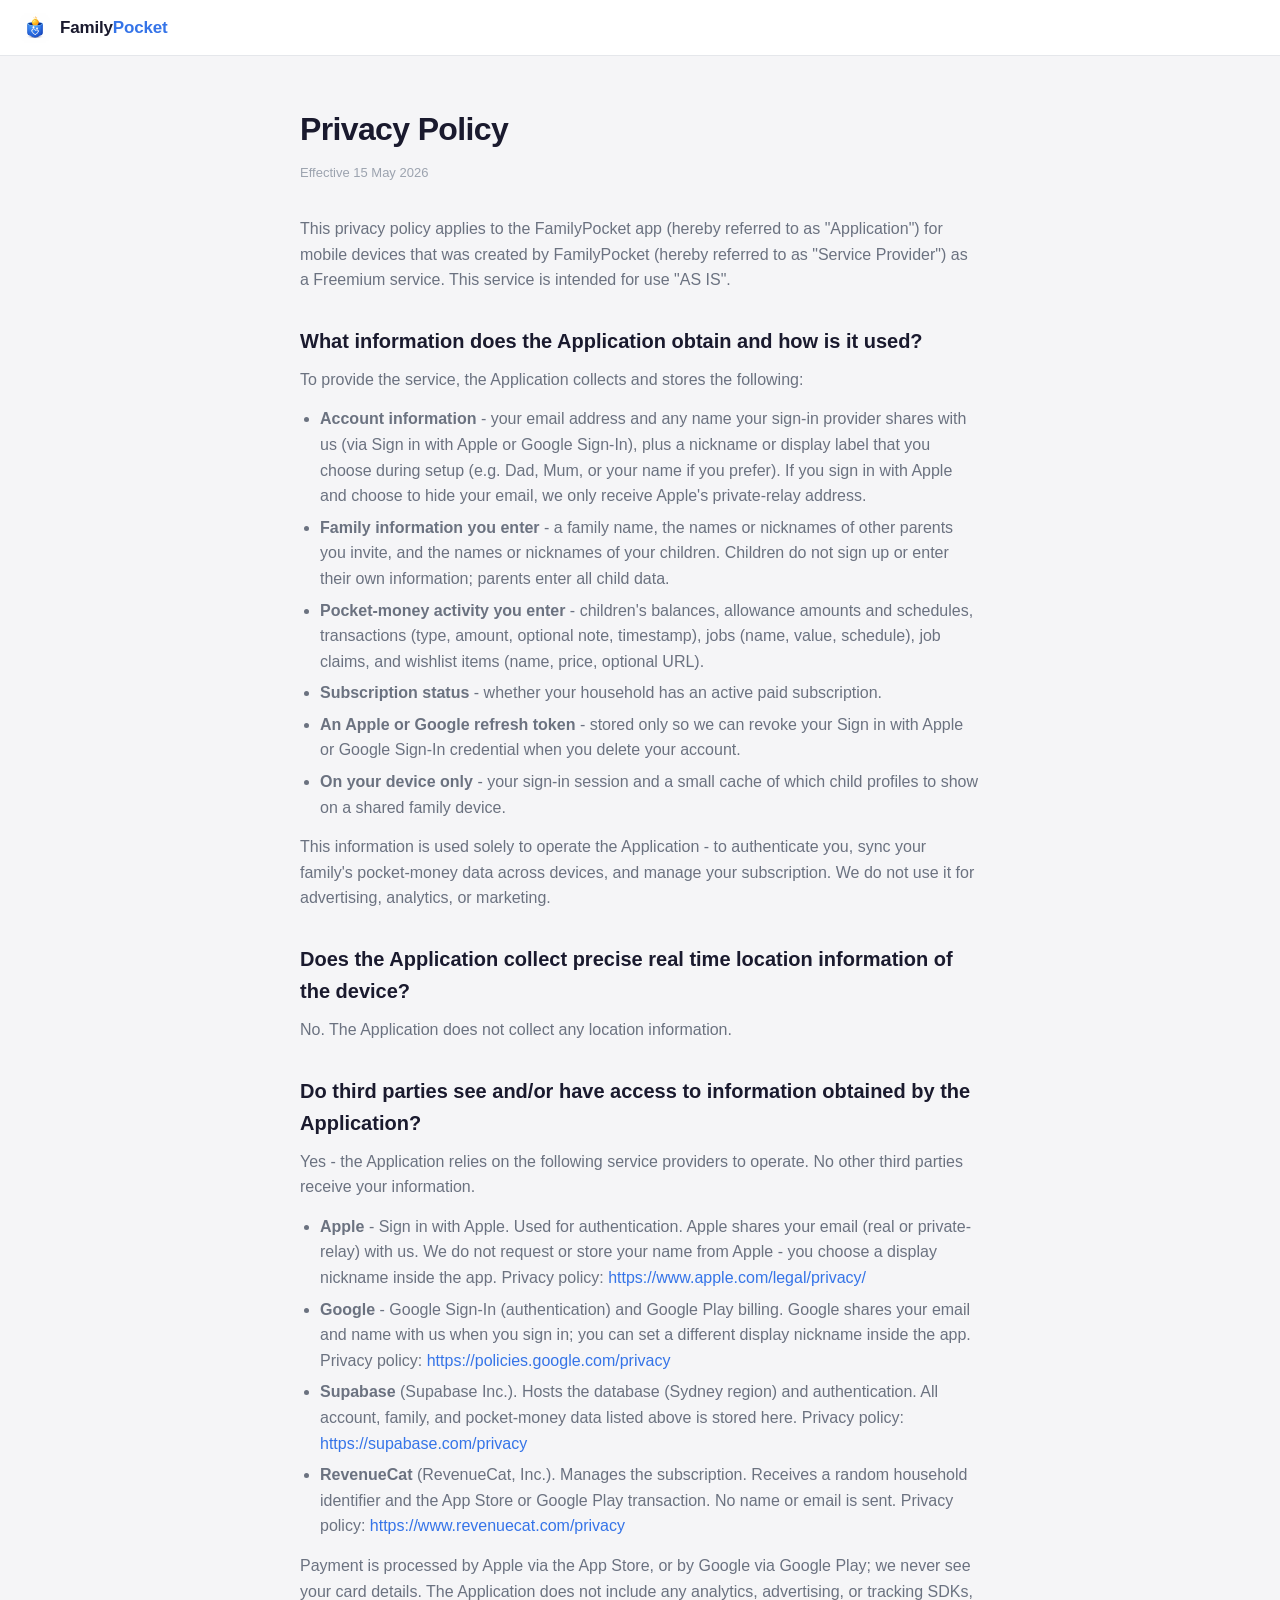
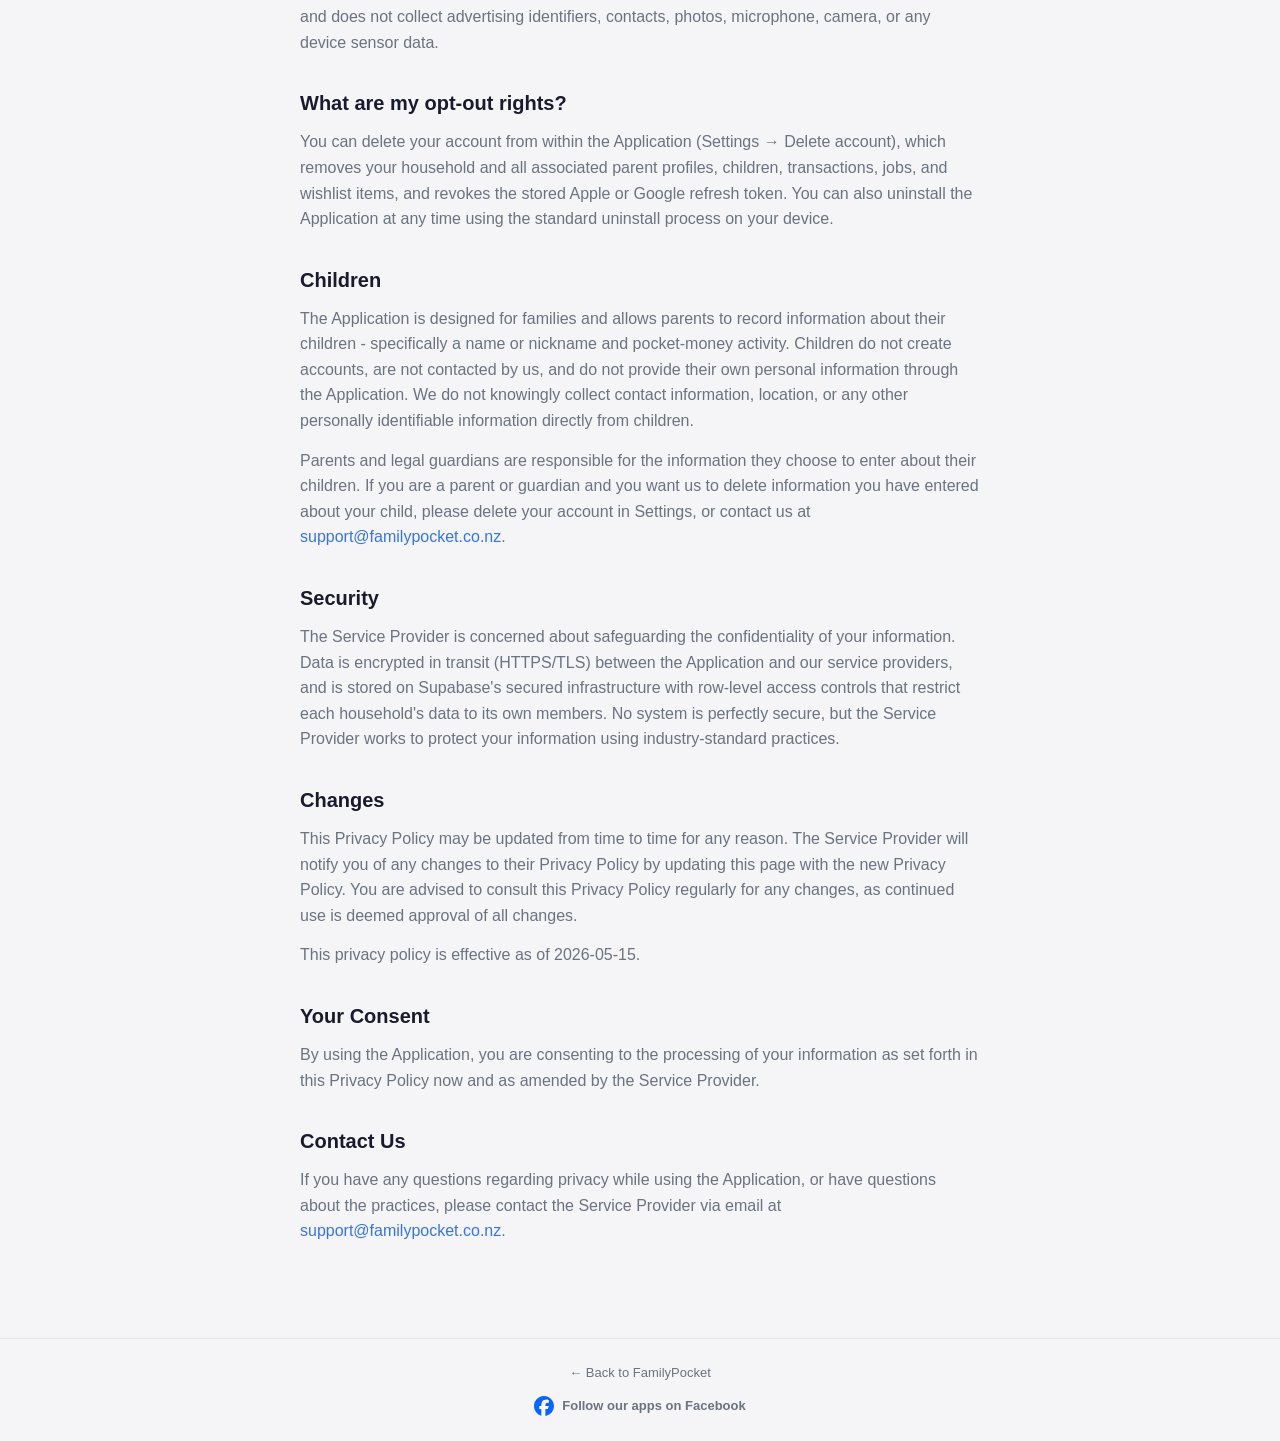
<file: privacy.html>
<!DOCTYPE html>
<html lang="en">
<head>
  <meta charset="UTF-8" />
  <meta name="viewport" content="width=device-width, initial-scale=1.0" />
  <title>Privacy Policy | FamilyPocket</title>
  <meta name="description" content="FamilyPocket privacy policy." />
  <meta name="robots" content="noindex" />
  <link rel="icon" href="app-icon-small.png" />

  <style>
    *, *::before, *::after { box-sizing: border-box; margin: 0; padding: 0; }

    :root {
      --navy:        #3574E8;
      --bg:          #F5F5F7;
      --card:        #FFFFFF;
      --text:        #1A1A2E;
      --text-sec:    #6B7280;
      --text-muted:  #9CA3AF;
      --border:      #E5E7EB;
      --r-md: 12px;
    }

    html { scroll-behavior: smooth; }
    body { font-family: -apple-system, BlinkMacSystemFont, "Segoe UI", Roboto, sans-serif; background: var(--bg); color: var(--text); line-height: 1.6; -webkit-text-size-adjust: 100%; }
    a { color: var(--navy); text-decoration: none; }
    a:hover { text-decoration: underline; }

    nav {
      position: sticky; top: 0; z-index: 100;
      background: rgba(255,255,255,0.92); backdrop-filter: blur(12px);
      border-bottom: 1px solid var(--border);
      padding: 0 20px; height: 56px;
      display: flex; align-items: center;
    }
    .nav-brand { display: flex; align-items: center; gap: 10px; font-size: 17px; font-weight: 700; letter-spacing: -0.01em; color: var(--text); }
    .nav-brand img { width: 30px; height: 30px; border-radius: 7px; }
    .nav-brand span b { color: var(--navy); }

    main { max-width: 720px; margin: 0 auto; padding: 48px 20px 80px; }
    h1 { font-size: 32px; font-weight: 800; letter-spacing: -0.02em; margin-bottom: 8px; }
    .updated { font-size: 13px; color: var(--text-muted); margin-bottom: 32px; }
    h2 { font-size: 20px; font-weight: 700; margin-top: 32px; margin-bottom: 10px; }
    p { color: var(--text-sec); margin-bottom: 14px; }
    ul { color: var(--text-sec); margin: 0 0 14px 20px; }
    li { margin-bottom: 6px; }

    .placeholder {
      background: var(--card); border: 1px solid var(--border); border-radius: var(--r-md);
      padding: 20px; margin-bottom: 32px;
      font-size: 14px; color: var(--text-sec);
    }
    .placeholder strong { color: var(--text); }

    footer { border-top: 1px solid var(--border); padding: 24px 20px; text-align: center; font-size: 13px; color: var(--text-muted); }
    footer a { color: var(--text-sec); }
    .footer-facebook { display: flex; align-items: center; gap: 8px; width: max-content; margin: 12px auto 0; font-weight: 600; }
    .footer-facebook img { width: 20px; height: 20px; }
  </style>
</head>
<body>

<nav>
  <a href="/" class="nav-brand">
    <img src="app-icon-small.png" alt="FamilyPocket" />
    <span>Family<b>Pocket</b></span>
  </a>
</nav>

<main>
  <h1>Privacy Policy</h1>
  <p class="updated">Effective 15 May 2026</p>

  <p>This privacy policy applies to the FamilyPocket app (hereby referred to as "Application") for mobile devices that was created by FamilyPocket (hereby referred to as "Service Provider") as a Freemium service. This service is intended for use "AS IS".</p>

  <h2>What information does the Application obtain and how is it used?</h2>
  <p>To provide the service, the Application collects and stores the following:</p>
  <ul>
    <li><strong>Account information</strong> - your email address and any name your sign-in provider shares with us (via Sign in with Apple or Google Sign-In), plus a nickname or display label that you choose during setup (e.g. Dad, Mum, or your name if you prefer). If you sign in with Apple and choose to hide your email, we only receive Apple's private-relay address.</li>
    <li><strong>Family information you enter</strong> - a family name, the names or nicknames of other parents you invite, and the names or nicknames of your children. Children do not sign up or enter their own information; parents enter all child data.</li>
    <li><strong>Pocket-money activity you enter</strong> - children's balances, allowance amounts and schedules, transactions (type, amount, optional note, timestamp), jobs (name, value, schedule), job claims, and wishlist items (name, price, optional URL).</li>
    <li><strong>Subscription status</strong> - whether your household has an active paid subscription.</li>
    <li><strong>An Apple or Google refresh token</strong> - stored only so we can revoke your Sign in with Apple or Google Sign-In credential when you delete your account.</li>
    <li><strong>On your device only</strong> - your sign-in session and a small cache of which child profiles to show on a shared family device.</li>
  </ul>
  <p>This information is used solely to operate the Application - to authenticate you, sync your family's pocket-money data across devices, and manage your subscription. We do not use it for advertising, analytics, or marketing.</p>

  <h2>Does the Application collect precise real time location information of the device?</h2>
  <p>No. The Application does not collect any location information.</p>

  <h2>Do third parties see and/or have access to information obtained by the Application?</h2>
  <p>Yes - the Application relies on the following service providers to operate. No other third parties receive your information.</p>
  <ul>
    <li><strong>Apple</strong> - Sign in with Apple. Used for authentication. Apple shares your email (real or private-relay) with us. We do not request or store your name from Apple - you choose a display nickname inside the app. Privacy policy: <a href="https://www.apple.com/legal/privacy/">https://www.apple.com/legal/privacy/</a></li>
    <li><strong>Google</strong> - Google Sign-In (authentication) and Google Play billing. Google shares your email and name with us when you sign in; you can set a different display nickname inside the app. Privacy policy: <a href="https://policies.google.com/privacy">https://policies.google.com/privacy</a></li>
    <li><strong>Supabase</strong> (Supabase Inc.). Hosts the database (Sydney region) and authentication. All account, family, and pocket-money data listed above is stored here. Privacy policy: <a href="https://supabase.com/privacy">https://supabase.com/privacy</a></li>
    <li><strong>RevenueCat</strong> (RevenueCat, Inc.). Manages the subscription. Receives a random household identifier and the App Store or Google Play transaction. No name or email is sent. Privacy policy: <a href="https://www.revenuecat.com/privacy">https://www.revenuecat.com/privacy</a></li>
  </ul>
  <p>Payment is processed by Apple via the App Store, or by Google via Google Play; we never see your card details. The Application does not include any analytics, advertising, or tracking SDKs, and does not collect advertising identifiers, contacts, photos, microphone, camera, or any device sensor data.</p>

  <h2>What are my opt-out rights?</h2>
  <p>You can delete your account from within the Application (Settings → Delete account), which removes your household and all associated parent profiles, children, transactions, jobs, and wishlist items, and revokes the stored Apple or Google refresh token. You can also uninstall the Application at any time using the standard uninstall process on your device.</p>

  <h2>Children</h2>
  <p>The Application is designed for families and allows parents to record information about their children - specifically a name or nickname and pocket-money activity. Children do not create accounts, are not contacted by us, and do not provide their own personal information through the Application. We do not knowingly collect contact information, location, or any other personally identifiable information directly from children.</p>
  <p>Parents and legal guardians are responsible for the information they choose to enter about their children. If you are a parent or guardian and you want us to delete information you have entered about your child, please delete your account in Settings, or contact us at <a href="mailto:support@familypocket.co.nz">support@familypocket.co.nz</a>.</p>

  <h2>Security</h2>
  <p>The Service Provider is concerned about safeguarding the confidentiality of your information. Data is encrypted in transit (HTTPS/TLS) between the Application and our service providers, and is stored on Supabase's secured infrastructure with row-level access controls that restrict each household's data to its own members. No system is perfectly secure, but the Service Provider works to protect your information using industry-standard practices.</p>

  <h2>Changes</h2>
  <p>This Privacy Policy may be updated from time to time for any reason. The Service Provider will notify you of any changes to their Privacy Policy by updating this page with the new Privacy Policy. You are advised to consult this Privacy Policy regularly for any changes, as continued use is deemed approval of all changes.</p>
  <p>This privacy policy is effective as of 2026-05-15.</p>

  <h2>Your Consent</h2>
  <p>By using the Application, you are consenting to the processing of your information as set forth in this Privacy Policy now and as amended by the Service Provider.</p>

  <h2>Contact Us</h2>
  <p>If you have any questions regarding privacy while using the Application, or have questions about the practices, please contact the Service Provider via email at <a href="mailto:support@familypocket.co.nz">support@familypocket.co.nz</a>.</p>
</main>

<footer>
  <a href="/">&larr; Back to FamilyPocket</a>
  <a class="footer-facebook" href="https://www.facebook.com/profile.php?id=61593134020857" target="_blank" rel="noopener noreferrer">
    <img src="/facebook-icon.svg" alt="" />
    <span>Follow our apps on Facebook</span>
  </a>
</footer>

</body>
</html>
</file>
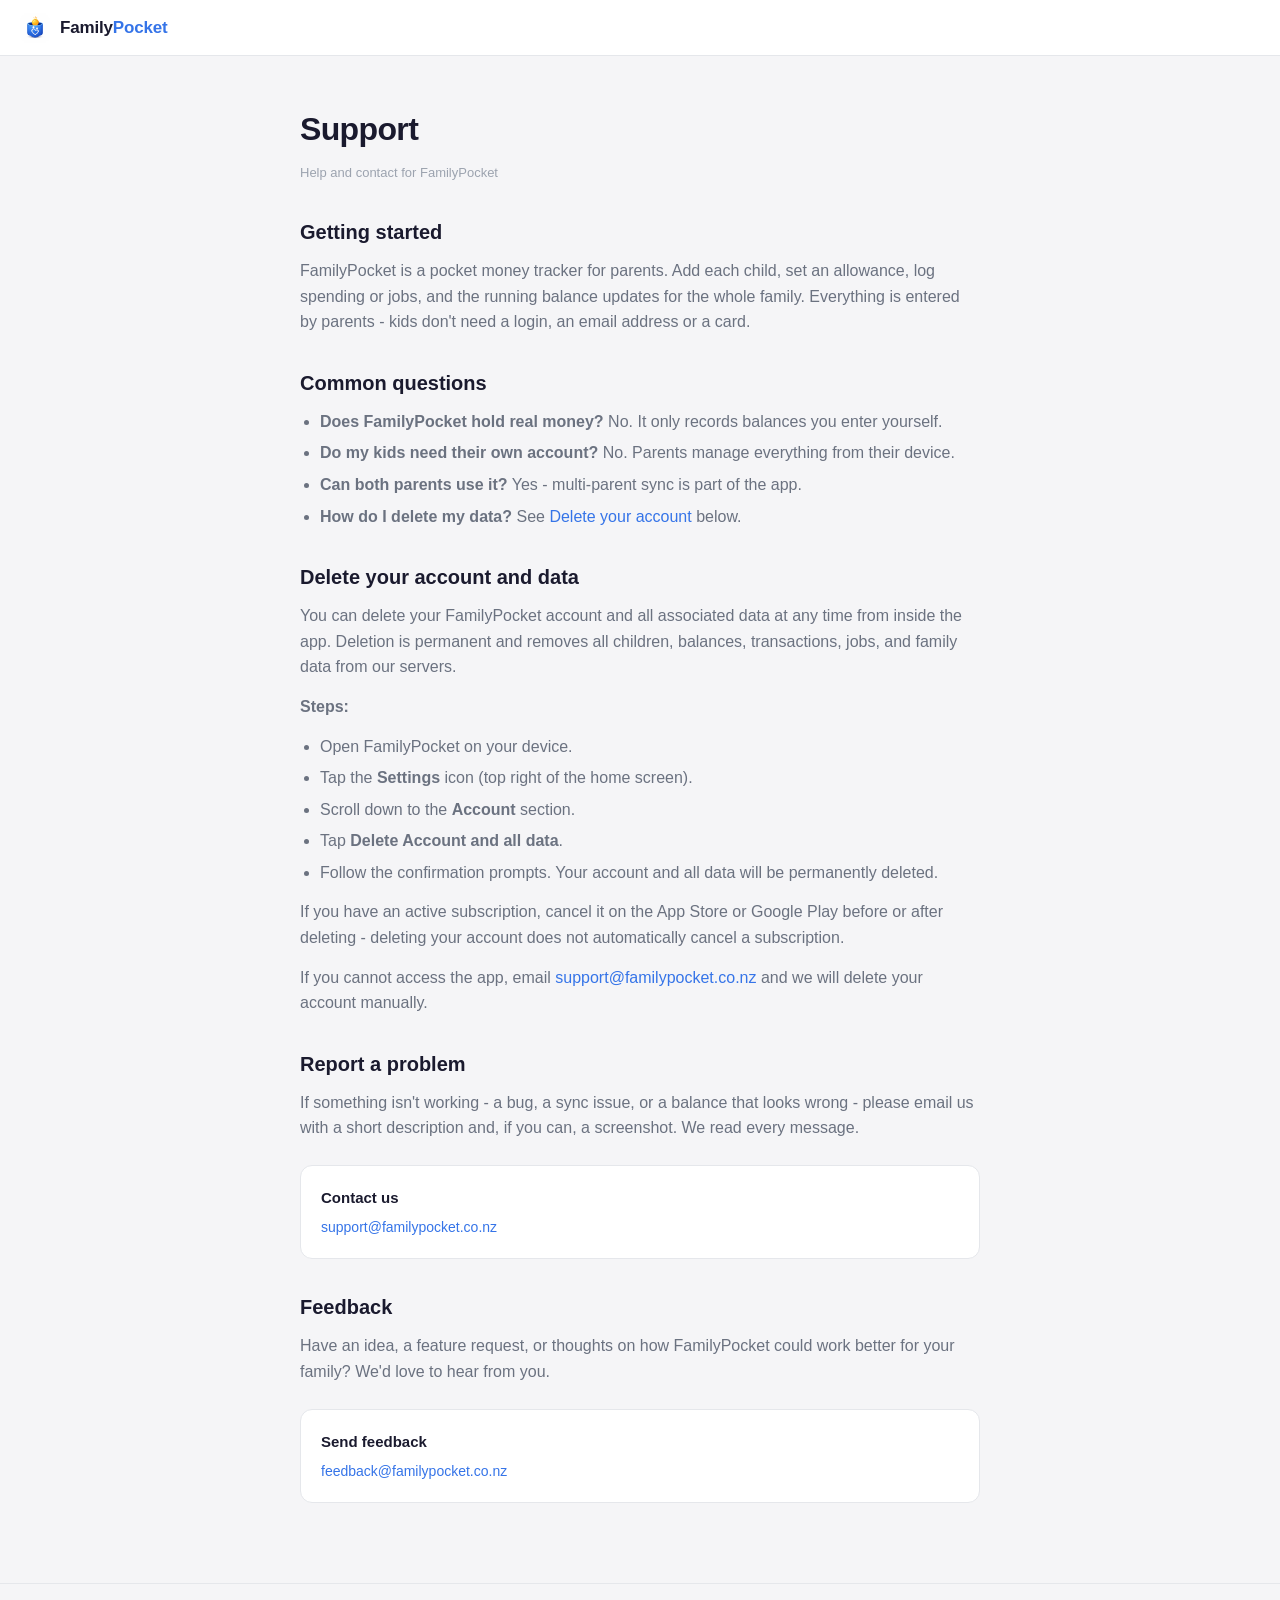
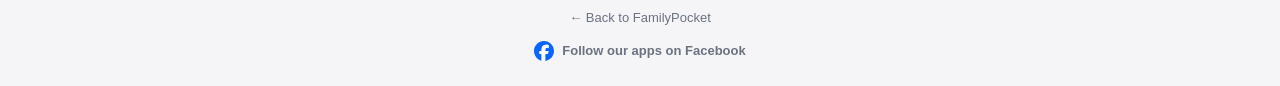
<file: support.html>
<!DOCTYPE html>
<html lang="en">
<head>
  <meta charset="UTF-8" />
  <meta name="viewport" content="width=device-width, initial-scale=1.0" />
  <title>Support | FamilyPocket</title>
  <meta name="description" content="Get help with FamilyPocket." />
  <meta name="robots" content="noindex" />
  <link rel="icon" href="app-icon-small.png" />

  <style>
    *, *::before, *::after { box-sizing: border-box; margin: 0; padding: 0; }

    :root {
      --navy:        #3574E8;
      --bg:          #F5F5F7;
      --card:        #FFFFFF;
      --text:        #1A1A2E;
      --text-sec:    #6B7280;
      --text-muted:  #9CA3AF;
      --border:      #E5E7EB;
      --r-md: 12px;
    }

    html { scroll-behavior: smooth; }
    body { font-family: -apple-system, BlinkMacSystemFont, "Segoe UI", Roboto, sans-serif; background: var(--bg); color: var(--text); line-height: 1.6; -webkit-text-size-adjust: 100%; }
    a { color: var(--navy); text-decoration: none; }
    a:hover { text-decoration: underline; }

    nav {
      position: sticky; top: 0; z-index: 100;
      background: rgba(255,255,255,0.92); backdrop-filter: blur(12px);
      border-bottom: 1px solid var(--border);
      padding: 0 20px; height: 56px;
      display: flex; align-items: center;
    }
    .nav-brand { display: flex; align-items: center; gap: 10px; font-size: 17px; font-weight: 700; letter-spacing: -0.01em; color: var(--text); }
    .nav-brand img { width: 30px; height: 30px; border-radius: 7px; }
    .nav-brand span b { color: var(--navy); }

    main { max-width: 720px; margin: 0 auto; padding: 48px 20px 80px; }
    h1 { font-size: 32px; font-weight: 800; letter-spacing: -0.02em; margin-bottom: 8px; }
    .updated { font-size: 13px; color: var(--text-muted); margin-bottom: 32px; }
    h2 { font-size: 20px; font-weight: 700; margin-top: 32px; margin-bottom: 10px; }
    p { color: var(--text-sec); margin-bottom: 14px; }
    ul { color: var(--text-sec); margin: 0 0 14px 20px; }
    li { margin-bottom: 6px; }

    .placeholder {
      background: var(--card); border: 1px solid var(--border); border-radius: var(--r-md);
      padding: 20px; margin-bottom: 32px;
      font-size: 14px; color: var(--text-sec);
    }
    .placeholder strong { color: var(--text); }

    .contact-card {
      background: var(--card); border: 1px solid var(--border); border-radius: var(--r-md);
      padding: 20px; margin-top: 24px;
    }
    .contact-card h3 { font-size: 15px; font-weight: 700; margin-bottom: 6px; }
    .contact-card p { margin-bottom: 0; font-size: 14px; }

    footer { border-top: 1px solid var(--border); padding: 24px 20px; text-align: center; font-size: 13px; color: var(--text-muted); }
    footer a { color: var(--text-sec); }
    .footer-facebook { display: flex; align-items: center; gap: 8px; width: max-content; margin: 12px auto 0; font-weight: 600; }
    .footer-facebook img { width: 20px; height: 20px; }
  </style>
</head>
<body>

<nav>
  <a href="/" class="nav-brand">
    <img src="app-icon-small.png" alt="FamilyPocket" />
    <span>Family<b>Pocket</b></span>
  </a>
</nav>

<main>
  <h1>Support</h1>
  <p class="updated">Help and contact for FamilyPocket</p>

  <h2>Getting started</h2>
  <p>FamilyPocket is a pocket money tracker for parents. Add each child, set an allowance, log spending or jobs, and the running balance updates for the whole family. Everything is entered by parents - kids don't need a login, an email address or a card.</p>

  <h2>Common questions</h2>
  <ul>
    <li><strong>Does FamilyPocket hold real money?</strong> No. It only records balances you enter yourself.</li>
    <li><strong>Do my kids need their own account?</strong> No. Parents manage everything from their device.</li>
    <li><strong>Can both parents use it?</strong> Yes - multi-parent sync is part of the app.</li>
    <li><strong>How do I delete my data?</strong> See <a href="#delete-account">Delete your account</a> below.</li>
  </ul>

  <h2 id="delete-account">Delete your account and data</h2>
  <p>You can delete your FamilyPocket account and all associated data at any time from inside the app. Deletion is permanent and removes all children, balances, transactions, jobs, and family data from our servers.</p>
  <p><strong>Steps:</strong></p>
  <ul>
    <li>Open FamilyPocket on your device.</li>
    <li>Tap the <strong>Settings</strong> icon (top right of the home screen).</li>
    <li>Scroll down to the <strong>Account</strong> section.</li>
    <li>Tap <strong>Delete Account and all data</strong>.</li>
    <li>Follow the confirmation prompts. Your account and all data will be permanently deleted.</li>
  </ul>
  <p>If you have an active subscription, cancel it on the App Store or Google Play before or after deleting - deleting your account does not automatically cancel a subscription.</p>
  <p>If you cannot access the app, email <a href="mailto:support@familypocket.co.nz">support@familypocket.co.nz</a> and we will delete your account manually.</p>

  <h2>Report a problem</h2>
  <p>If something isn't working - a bug, a sync issue, or a balance that looks wrong - please email us with a short description and, if you can, a screenshot. We read every message.</p>

  <div class="contact-card">
    <h3>Contact us</h3>
    <p><a href="mailto:support@familypocket.co.nz">support@familypocket.co.nz</a></p>
  </div>

  <h2>Feedback</h2>
  <p>Have an idea, a feature request, or thoughts on how FamilyPocket could work better for your family? We'd love to hear from you.</p>

  <div class="contact-card">
    <h3>Send feedback</h3>
    <p><a href="mailto:feedback@familypocket.co.nz">feedback@familypocket.co.nz</a></p>
  </div>
</main>

<footer>
  <a href="/">&larr; Back to FamilyPocket</a>
  <a class="footer-facebook" href="https://www.facebook.com/profile.php?id=61593134020857" target="_blank" rel="noopener noreferrer">
    <img src="/facebook-icon.svg" alt="" />
    <span>Follow our apps on Facebook</span>
  </a>
</footer>

</body>
</html>
</file>
<file: comparison-links.css>
.compare-intro-grid { display:grid; gap:28px; align-items:start; }
.compare-intro-grid .section-h2 { margin-bottom:18px; }
.comparison-action { display:inline-flex; align-items:center; justify-content:center; margin-top:24px; padding:13px 20px; border-radius:10px; background:var(--navy); color:#fff; font-size:15px; line-height:1.5; font-weight:650; }
.comparison-action:hover { background:var(--navy-dark,#1b4faa); }
.founder-teaser { padding:26px; border:1px solid var(--border); border-radius:18px; background:#fff; }
.founder-teaser .section-tag { margin-bottom:14px; }
.founder-teaser h3 { font-size:23px; line-height:1.25; letter-spacing:-.02em; margin:0 0 14px; }
.founder-teaser p { font-size:15px; line-height:1.7; color:var(--text-sec); margin-bottom:18px; }
.founder-teaser a { color:var(--navy); font-weight:650; font-size:14px; }
.comparison-action:focus-visible,.founder-teaser a:focus-visible { outline:3px solid var(--navy); outline-offset:4px; }
#compare { scroll-margin-top:85px; }
@media (min-width:900px) { .compare-intro-grid { grid-template-columns:minmax(0,1.35fr) minmax(0,1fr); gap:54px; } }
@media (min-width:700px) and (max-width:850px) { .site-nav .nav-links { gap:14px; font-size:13px; } .site-nav { padding:0 20px; } .site-nav .nav-brand { font-size:18px; } .site-nav .nav-cta { font-size:13px; padding:9px 12px; } }
</file>
<file: articles/styles.css>
*, *::before, *::after {
  box-sizing: border-box;
  margin: 0;
  padding: 0;
}

:root {
  --navy: #3574e8;
  --navy-dark: #245fcb;
  --navy-light: #eaf1fe;
  --amber: #f5a623;
  --amber-light: #fef3c7;
  --bg: #f5f5f7;
  --card: #ffffff;
  --text: #1a1a2e;
  --text-sec: #6b7280;
  --text-muted: #9ca3af;
  --border: #e5e7eb;
  --border-lt: #f3f4f6;
  --shadow: 0 1px 4px rgba(0, 0, 0, 0.06);
  --shadow-md: 0 12px 32px rgba(26, 26, 46, 0.08);
  --r-sm: 8px;
  --r-md: 12px;
  --r-lg: 16px;
  --r-xl: 24px;
  --r-full: 9999px;
}

html {
  scroll-behavior: smooth;
}

body {
  min-height: 100vh;
  background: var(--bg);
  color: var(--text);
  font-family: -apple-system, BlinkMacSystemFont, "Segoe UI", Roboto, sans-serif;
  line-height: 1.6;
  -webkit-font-smoothing: antialiased;
  -webkit-text-size-adjust: 100%;
}

a {
  color: inherit;
  text-decoration: none;
}

img {
  display: block;
  max-width: 100%;
}

.site-nav {
  position: sticky;
  top: 0;
  z-index: 100;
  height: 56px;
  padding: 0 20px;
  display: flex;
  align-items: center;
  justify-content: space-between;
  border-bottom: 1px solid var(--border);
  background: rgba(255, 255, 255, 0.92);
  backdrop-filter: blur(12px);
}

.nav-brand {
  display: flex;
  align-items: center;
  gap: 10px;
  font-size: 17px;
  font-weight: 700;
  letter-spacing: -0.01em;
}

.nav-brand img {
  width: 30px;
  height: 30px;
  border-radius: 7px;
}

.nav-brand b {
  color: var(--navy);
}

.nav-links {
  display: none;
}

.nav-cta {
  padding: 9px 16px;
  border-radius: var(--r-md);
  background: var(--navy);
  color: white;
  font-size: 14px;
  font-weight: 600;
}

.nav-cta:hover,
.button-primary:hover {
  background: var(--navy-dark);
}

.articles-hero {
  padding: 64px 20px 52px;
  text-align: center;
}

.articles-hero-inner {
  max-width: 760px;
  margin: 0 auto;
}

.eyebrow {
  display: inline-flex;
  align-items: center;
  padding: 5px 12px;
  margin-bottom: 18px;
  border-radius: var(--r-full);
  background: var(--navy-light);
  color: var(--navy);
  font-size: 11px;
  font-weight: 700;
  letter-spacing: 0.08em;
  text-transform: uppercase;
}

.articles-hero h1 {
  margin-bottom: 18px;
  font-size: clamp(34px, 7vw, 52px);
  font-weight: 800;
  letter-spacing: -0.035em;
  line-height: 1.08;
}

.articles-hero h1 em {
  color: var(--navy);
  font-style: normal;
}

.articles-hero p {
  max-width: 650px;
  margin: 0 auto;
  color: var(--text-sec);
  font-size: 17px;
  line-height: 1.7;
}

.articles-section {
  padding: 0 20px 72px;
}

.articles-list {
  max-width: 900px;
  margin: 0 auto;
  display: grid;
  gap: 16px;
}

.article-card {
  padding: 24px;
  border: 1px solid var(--border-lt);
  border-radius: var(--r-xl);
  background: var(--card);
  box-shadow: var(--shadow);
  transition: transform 160ms ease, box-shadow 160ms ease, border-color 160ms ease;
}

.article-card:hover {
  transform: translateY(-2px);
  border-color: #cfddf8;
  box-shadow: var(--shadow-md);
}

.article-card-meta {
  margin-bottom: 10px;
  color: var(--navy);
  font-size: 12px;
  font-weight: 700;
  letter-spacing: 0.04em;
  text-transform: uppercase;
}

.article-card h2 {
  margin-bottom: 10px;
  font-size: 22px;
  line-height: 1.25;
  letter-spacing: -0.02em;
}

.article-card p {
  color: var(--text-sec);
  font-size: 15px;
  line-height: 1.65;
}

.article-card-link {
  display: inline-flex;
  margin-top: 16px;
  color: var(--navy);
  font-size: 14px;
  font-weight: 700;
}

.empty-state {
  padding: 40px 24px;
  border: 1px solid var(--border);
  border-radius: var(--r-xl);
  background: var(--card);
  text-align: center;
  box-shadow: var(--shadow);
}

.empty-state-icon {
  width: 44px;
  height: 44px;
  margin: 0 auto 16px;
  display: grid;
  place-items: center;
  border-radius: 14px;
  background: var(--navy-light);
  color: var(--navy);
  font-size: 22px;
}

.empty-state h2 {
  margin-bottom: 8px;
  font-size: 20px;
  letter-spacing: -0.02em;
}

.empty-state p {
  max-width: 520px;
  margin: 0 auto;
  color: var(--text-sec);
  font-size: 15px;
}

.quiet-note {
  max-width: 900px;
  margin: 20px auto 0;
  color: var(--text-muted);
  font-size: 13px;
  text-align: center;
}

.article-shell {
  max-width: 760px;
  margin: 0 auto;
  padding: 56px 20px 80px;
}

.article-back {
  display: inline-flex;
  margin-bottom: 28px;
  color: var(--navy);
  font-size: 14px;
  font-weight: 650;
}

.article-header {
  padding-bottom: 32px;
  border-bottom: 1px solid var(--border);
}

.article-header h1 {
  margin-bottom: 18px;
  font-size: clamp(34px, 7vw, 50px);
  font-weight: 800;
  letter-spacing: -0.035em;
  line-height: 1.1;
}

.article-dek {
  margin-bottom: 18px;
  color: var(--text-sec);
  font-size: 18px;
  line-height: 1.65;
}

.article-byline {
  display: flex;
  flex-wrap: wrap;
  gap: 6px 14px;
  color: var(--text-muted);
  font-size: 13px;
}

.article-byline strong {
  color: var(--text);
}

.article-body {
  padding-top: 34px;
  font-size: 17px;
  line-height: 1.78;
}

.article-body > * + * {
  margin-top: 22px;
}

.article-body h2,
.article-body h3 {
  margin-top: 44px;
  color: var(--text);
  font-weight: 800;
  letter-spacing: -0.025em;
  line-height: 1.25;
}

.article-body h2 {
  font-size: 28px;
}

.article-body h3 {
  font-size: 21px;
}

.article-body p,
.article-body li {
  color: #343447;
}

.article-body ul,
.article-body ol {
  padding-left: 24px;
}

.article-body li + li {
  margin-top: 8px;
}

.article-body a,
.sources a {
  color: var(--navy);
  text-decoration: underline;
  text-decoration-color: #b9cef6;
  text-underline-offset: 3px;
}

.article-body blockquote,
.article-callout {
  padding: 20px 22px;
  border-left: 4px solid var(--navy);
  border-radius: 0 var(--r-lg) var(--r-lg) 0;
  background: var(--navy-light);
}

.article-body blockquote p,
.article-callout p {
  color: var(--text);
}

.sources {
  margin-top: 48px;
  padding-top: 28px;
  border-top: 1px solid var(--border);
}

.sources h2 {
  margin-bottom: 14px;
  font-size: 18px;
  letter-spacing: -0.01em;
}

.sources ul {
  padding-left: 20px;
  color: var(--text-sec);
  font-size: 14px;
}

.article-app-note {
  margin-top: 42px;
  padding: 24px;
  border: 1px solid #cfddf8;
  border-radius: var(--r-xl);
  background: var(--navy-light);
}

.article-app-note h2 {
  margin-bottom: 8px;
  font-size: 20px;
}

.article-app-note p {
  color: var(--text-sec);
  font-size: 15px;
}

.article-app-note a {
  display: inline-flex;
  margin-top: 14px;
  color: var(--navy);
  font-size: 14px;
  font-weight: 700;
}

.site-footer {
  padding: 40px 20px 28px;
  background: var(--text);
  color: rgba(255, 255, 255, 0.62);
  font-size: 13px;
}

.footer-grid {
  max-width: 900px;
  margin: 0 auto;
  display: grid;
  gap: 28px;
}

.footer-col h2 {
  margin-bottom: 8px;
  color: white;
  font-size: 14px;
}

.footer-col p {
  line-height: 1.55;
}

.footer-facebook {
  display: inline-flex;
  align-items: center;
  gap: 8px;
  margin-top: 14px;
  color: rgba(255, 255, 255, 0.75);
  font-weight: 600;
  line-height: 1.3;
}

.footer-facebook:hover {
  color: white;
}

.footer-facebook img {
  width: 22px;
  height: 22px;
  flex: 0 0 auto;
}

.footer-links {
  display: flex;
  flex-wrap: wrap;
  gap: 10px 18px;
  list-style: none;
}

.footer-links a:hover {
  color: white;
}

.footer-legal {
  max-width: 900px;
  margin: 28px auto 0;
  padding-top: 20px;
  border-top: 1px solid rgba(255, 255, 255, 0.1);
  color: rgba(255, 255, 255, 0.45);
  font-size: 11px;
  line-height: 1.55;
}

.button-primary:focus-visible,
.nav-cta:focus-visible,
a:focus-visible {
  outline: 3px solid var(--amber);
  outline-offset: 3px;
}

@media (min-width: 700px) {
  .site-nav {
    height: 60px;
    padding: 0 32px;
  }

  .nav-links {
    display: flex;
    align-items: center;
    gap: 28px;
    color: var(--text-sec);
    font-size: 14px;
    font-weight: 500;
  }

  .nav-links a:hover,
  .nav-links a[aria-current="page"] {
    color: var(--text);
  }

  .articles-hero {
    padding: 88px 32px 64px;
  }

  .articles-section {
    padding: 0 32px 96px;
  }

  .article-card {
    padding: 30px 32px;
  }

  .article-shell {
    padding: 72px 32px 104px;
  }

  .footer-grid {
    grid-template-columns: 1.5fr 1fr;
    align-items: start;
  }
}

@media (prefers-reduced-motion: reduce) {
  *, *::before, *::after {
    scroll-behavior: auto !important;
    transition: none !important;
  }
}
</file>
<file: articles/compare-pocket-money-apps/comparison.css>
:root { --feature-width: 220px; --app-width: 142px; --group-height: 39px; }
.comparison-page .site-nav { position:relative; background:#fff; }
.comparison-shell { max-width:1560px; padding:44px 28px 72px; }
.comparison-shell .article-back { margin-bottom:30px; }
.comparison-shell .article-header { border:0; max-width:860px; padding-bottom:0; }
.comparison-shell .article-header h1 { font-size:clamp(36px,5.4vw,64px); line-height:1.07; letter-spacing:-.045em; margin-bottom:22px; }
.article-header h1 em { font-style:normal; color:var(--navy); }
.comparison-shell .article-dek { max-width:710px; font-size:18px; line-height:1.65; }
.comparison-shell .article-byline { margin-top:20px; font-size:12px; color:#657080; }
.comparison-shell .article-body { padding-top:32px; font-size:16px; }
.comparison-shell .article-body > * + * { margin-top:52px; }
.comparison-shell .article-body h2 { margin:0 0 9px; font-size:27px; line-height:1.25; letter-spacing:-.025em; }
.comparison-shell .article-body h3 { margin:0 0 12px; font-size:18px; }
.comparison-shell .article-body a { text-decoration:none; }
.small-label { display:block; text-transform:uppercase; letter-spacing:.09em; font-size:10px; color:var(--navy); font-weight:750; margin-bottom:9px; }
.fp-intro { display:flex; align-items:center; gap:22px; background:#eaf1fe; border:1px solid #d3e2fc; border-radius:20px; padding:26px 28px; }
.fp-intro-icon { flex:none; align-self:flex-start; padding-top:5px; }
.fp-intro img { border-radius:12px; }
.fp-intro > div:nth-child(2) { flex:1; }
.comparison-shell .fp-intro h2 { font-size:24px; }
.fp-intro p { font-size:14px; line-height:1.65; max-width:760px; color:#465b7a; }
.benefit-list { display:flex; flex-wrap:wrap; gap:6px 22px; margin-top:12px; font-size:12px; color:#245fcb; font-weight:650; }
.benefit-list sup { margin-left:2px; }
.button-primary,.button-secondary { display:inline-flex; justify-content:center; align-items:center; gap:12px; border-radius:10px; padding:12px 18px; font-size:13px; font-weight:650; line-height:1.4; white-space:nowrap; }
.comparison-shell .button-primary { background:var(--navy); color:#fff; }
.comparison-shell .button-secondary { background:#fff; color:var(--navy); border:1px solid #c9d9f6; }
.matrix-top { display:flex; align-items:flex-end; justify-content:space-between; gap:20px; }
.method-link { font-size:12px; font-weight:650; color:var(--navy); margin-bottom:8px; }
.matrix-tools { margin:22px 0 16px; display:flex; align-items:center; justify-content:space-between; gap:14px; }
.filter-buttons { display:flex; background:#e9ebf0; padding:4px; border-radius:10px; gap:3px; }
.filter { appearance:none; background:transparent; border:0; color:#626b7a; font:inherit; font-weight:600; font-size:12px; line-height:1.3; padding:9px 14px; border-radius:7px; cursor:pointer; white-space:nowrap; }
.filter.active { background:#fff; color:#1e3763; box-shadow:0 1px 4px #1a1a2e10; }
.filter span { font-size:10px; margin-left:3px; color:#6b7280; }
.scroll-hint { font-size:11px; color:#667085; }
.scroll-hint span { color:var(--navy); font-size:17px; margin-left:7px; }
.legend { display:flex; flex-wrap:wrap; align-items:center; gap:6px 18px; font-size:11px; color:#667085; margin-bottom:14px; }
.legend > span { display:inline-flex; align-items:center; gap:5px; }
.legend b { font-size:12px; color:#4b5563; }
.legend .legend-note { color:#4b5563; font-size:11px; margin-left:auto; }
.yes { color:#237b59 !important; }
.no { color:#7b8493 !important; }
.paid-example { background:#fef3dd; color:#92651d !important; padding:1px 5px; border-radius:3px; font-size:9px !important; font-weight:600; }
.table-frame { border:1px solid #d9e0eb; border-radius:14px; overflow:hidden; background:#fff; box-shadow:0 3px 14px #132f5d05; }
.table-scroll { max-height:720px; overflow:auto; scrollbar-width:thin; scrollbar-color:#a8b8d1 #edf1f7; overscroll-behavior-inline:contain; }
.table-scroll:focus-visible { outline:3px solid #3574e8; outline-offset:-3px; }
table { width:max-content; min-width:100%; table-layout:fixed; border-collapse:separate; border-spacing:0; font-size:12px; line-height:1.35; }
col.feature-col { width:var(--feature-width); }
col.app-col { width:var(--app-width); }
th,td { border-bottom:1px solid #edf0f5; border-right:1px solid #edf0f5; padding:12px 10px; text-align:center; width:var(--app-width); max-width:var(--app-width); min-width:var(--app-width); }
thead th { position:sticky; z-index:4; }
.type-head th { top:0; height:var(--group-height); padding:10px; font-size:11px; font-weight:750; letter-spacing:.02em; border-bottom:1px solid #d8e2ef; white-space:nowrap; }
.type-tracker { color:#2d64c1; background:#edf3ff; }
.type-hybrid { color:#2a786c; background:#e9f4f0; }
.type-banking { color:#8a6635; background:#faf3e7; }
.type-head th[data-column-group] { text-align:left; padding-left:14px; }
.corner { left:0; top:0; text-align:left; background:#f5f7fb; color:#4e5e76; z-index:8; width:var(--feature-width); min-width:var(--feature-width); max-width:var(--feature-width); vertical-align:bottom; padding:18px 18px !important; box-shadow:1px 0 0 #dfe5ee; }
.name-head th { top:var(--group-height); height:116px; vertical-align:middle; background:#fff; padding:15px 10px 12px; border-bottom:1px solid #dce3ee; }
.app-head a { display:block; font-size:12px; font-weight:750; color:#253651 !important; line-height:1.35; }
.app-head img { margin:0 auto 7px; border-radius:6px; }
.app-head .market { display:block; color:#7a8598; font-size:10px; font-weight:400; margin-top:7px; }
.our-app { display:block; margin-bottom:6px; font-size:9px; text-transform:uppercase; letter-spacing:.05em; color:var(--navy); }
tbody th { position:sticky; left:0; text-align:left; width:var(--feature-width); min-width:var(--feature-width); max-width:var(--feature-width); z-index:2; background:#fff; font-weight:550; padding:12px 18px; color:#33425a; box-shadow:1px 0 0 #e3e8f0; }
tbody tr:hover td,tbody tr:hover th { background:#f8faff; }
.fp-col { background:#f0f5ff !important; border-right-color:#cfdef6; }
tbody .fp-col { position:sticky; left:var(--feature-width); z-index:1; }
thead .fp-col { left:var(--feature-width); z-index:6; background:#eaf2ff !important; }
.section-row th { background:#f1f4f8 !important; font-size:10px; font-weight:750; text-transform:uppercase; letter-spacing:.055em; color:#54637a; padding-top:11px; padding-bottom:11px; border-bottom:1px solid #e1e7ef; line-height:1.45; }
.section-fill { background:#f1f4f8 !important; padding:0; border-bottom:1px solid #e1e7ef; }
.cell { font-variant-numeric:tabular-nums; }
.cell.yes,.cell.no { font-size:18px; line-height:1; }
.cell.na { font-size:10px; color:#a0a9b7; }
.cell.unknown { font-size:10px; color:#8490a2; font-weight:450; }
.cell.value { font-size:11px; font-weight:600; color:#3a4b65; }
td sup { vertical-align:super; font-size:8px; line-height:0; margin-left:2px; }
td sup a { color:#5477af !important; }
.paid-label { display:block; font-size:8px; font-weight:600; color:#936c30; line-height:1.3; margin-top:3px; }
.table-after { font-size:10px; color:#8490a2 !important; padding:12px 2px 0; }
.disclosure { margin-top:21px; display:flex; gap:24px; padding:18px 20px; border:1px solid #e1e6ee; border-radius:10px; background:#f9fafc; font-size:11px; line-height:1.65; }
.disclosure strong { flex:0 0 140px; color:#344765; font-weight:650; }
.disclosure p { color:#718096 !important; }
.section-intro { max-width:730px; }
.section-intro p { font-size:14px; color:#778298; }
.notes-grid { margin-top:22px; display:grid; grid-template-columns:1fr 1fr; gap:10px 18px; align-items:start; }
.app-note { background:#fff; border:1px solid #e0e6ef; border-radius:12px; scroll-margin-top:20px; }
.app-note summary { display:flex; align-items:center; gap:13px; cursor:pointer; list-style:none; padding:18px; }
.app-note summary::-webkit-details-marker { display:none; }
.note-number { display:grid; place-items:center; border-radius:7px; width:31px; height:31px; background:#f0f4fa; font-size:10px; color:#7b8ba5; flex-shrink:0; font-variant-numeric:tabular-nums; }
.app-note summary strong { font-size:13px; line-height:1.3; color:#34445e; display:block; }
.note-subtitle { display:block; font-size:10px; color:#8590a2; margin-top:4px; line-height:1.4; }
.expand { color:#8091ad; font-size:20px; font-weight:400; margin-left:auto; }
.app-note[open] .expand { transform:rotate(45deg); }
.app-note:target { border-color:#7ba4ec; box-shadow:0 0 0 3px #3574e80c; }
.note-content { padding:0 20px 20px; font-size:13px; line-height:1.8; }
.note-content p { color:#63718a; }
.note-sources { margin-top:13px; font-size:11px; }
.note-sources a { text-decoration:underline !important; text-underline-offset:3px; }
.return-link { font-size:10px; font-weight:600; display:inline-block; margin-top:14px; }
.cost-note { border-top:1px solid #e1e6ee; padding-top:30px; max-width:900px; }
.comparison-shell .cost-note h2 { font-size:18px; }
.cost-note p { color:#6f7d92; font-size:12px; line-height:1.8; margin-top:10px; }
.method-section { background:#fff; border:1px solid #e1e6ee; border-radius:18px; padding:30px; }
.method-grid { display:grid; grid-template-columns:1fr 1fr; gap:34px; margin-top:24px; }
.method-grid p { font-size:13px; line-height:1.8; color:#6a7890; }
.quiet-method { font-size:11px; color:#8a95a5 !important; margin-top:23px; padding-top:19px; border-top:1px solid #edf0f5; }
.bottom-cta { display:flex; gap:30px; align-items:center; justify-content:space-between; padding:32px; border-radius:20px; background:#eaf1fe; }
.bottom-cta p { color:#607393; font-size:14px; max-width:660px; }
.cta-links { display:flex; flex-direction:column; gap:8px; flex-shrink:0; }
.store-badge { display:inline-flex; align-self:flex-start; border-radius:6px; }
.store-badge img { display:block; height:40px; width:auto; }
.store-badge:focus-visible { outline:3px solid var(--navy); outline-offset:4px; }
.sr-only { position:absolute; width:1px; height:1px; padding:0; margin:-1px; overflow:hidden; clip:rect(0,0,0,0); white-space:nowrap; border:0; }
[hidden] { display:none !important; }
@media (min-width:1400px) { .comparison-shell { padding-top:50px; padding-left:42px; padding-right:42px; } }
@media (max-width:900px) { .fp-intro { flex-wrap:wrap; } .fp-intro .button-primary { margin-left:70px; } .legend .legend-note { margin-left:0; width:100%; margin-top:3px; } .notes-grid { grid-template-columns:1fr; } .bottom-cta { flex-direction:column; align-items:flex-start; } .cta-links { flex-direction:row; flex-wrap:wrap; } }
@media (max-width:600px) { :root { --feature-width:154px; --app-width:129px; } .comparison-shell { padding:30px 16px 50px; } .comparison-shell .article-back { margin-bottom:24px; } .comparison-shell .article-header h1 { font-size:40px; } .comparison-shell .article-dek { font-size:15px; } .comparison-shell .article-body { padding-top:26px; } .comparison-shell .article-body > * + * { margin-top:36px; } .fp-intro { gap:14px; padding:20px; border-radius:15px; } .fp-intro-icon { display:none; } .comparison-shell .fp-intro h2 { font-size:22px; } .fp-intro .button-primary { margin-left:0; } .benefit-list { display:grid; gap:5px; font-size:11px; } .matrix-top { display:block; } .comparison-shell .matrix-top h2 { font-size:24px; } .method-link { display:inline-block; margin-top:8px; } .matrix-tools { align-items:flex-start; flex-direction:column; gap:8px; margin-top:15px; } .filter { padding:9px 11px; } .filter-buttons { max-width:100%; } .scroll-hint { font-size:10px; } .legend { gap:6px 11px; font-size:10px; } .legend .legend-note { font-size:10px; } .table-scroll { max-height:610px; } .name-head th { height:116px; } tbody th { padding:11px 12px; font-size:10px; } th,td { padding:11px 7px; } .cell.value { font-size:10px; } .section-row th { font-size:9px; } tbody .fp-col { position:static; } thead .fp-col { left:auto; z-index:4; } .corner { padding-left:12px !important; } .disclosure { display:block; padding:15px; } .disclosure strong { display:block; margin-bottom:6px; } .notes-section h2 { font-size:23px; } .method-section { padding:23px; } .method-grid { grid-template-columns:1fr; gap:23px; } .method-grid h3 { font-size:16px; } .bottom-cta { padding:24px; } .cta-links { width:100%; flex-direction:column; } }
</file>
<file: articles/why-familypocket-exists/story.css>
.article-body > .comparison-intro { padding:18px 22px; background:var(--navy-light); border:1px solid #d5e2f7; border-radius:12px; font-size:15px; }
.store-badges { display:flex; flex-wrap:wrap; align-items:center; gap:12px; margin-top:18px; }
.article-app-note .store-badges a { margin:0; line-height:0; border-radius:6px; }
.store-badges img { display:block; height:40px; width:auto; }
.store-badges a:focus-visible { outline:3px solid var(--navy); outline-offset:4px; }
@media (max-width:600px) { .article-shell { padding-top:32px; } .article-header h1 { font-size:36px; } .article-dek { font-size:16px; } .article-body > .comparison-intro { padding:16px 18px; } }
</file>
